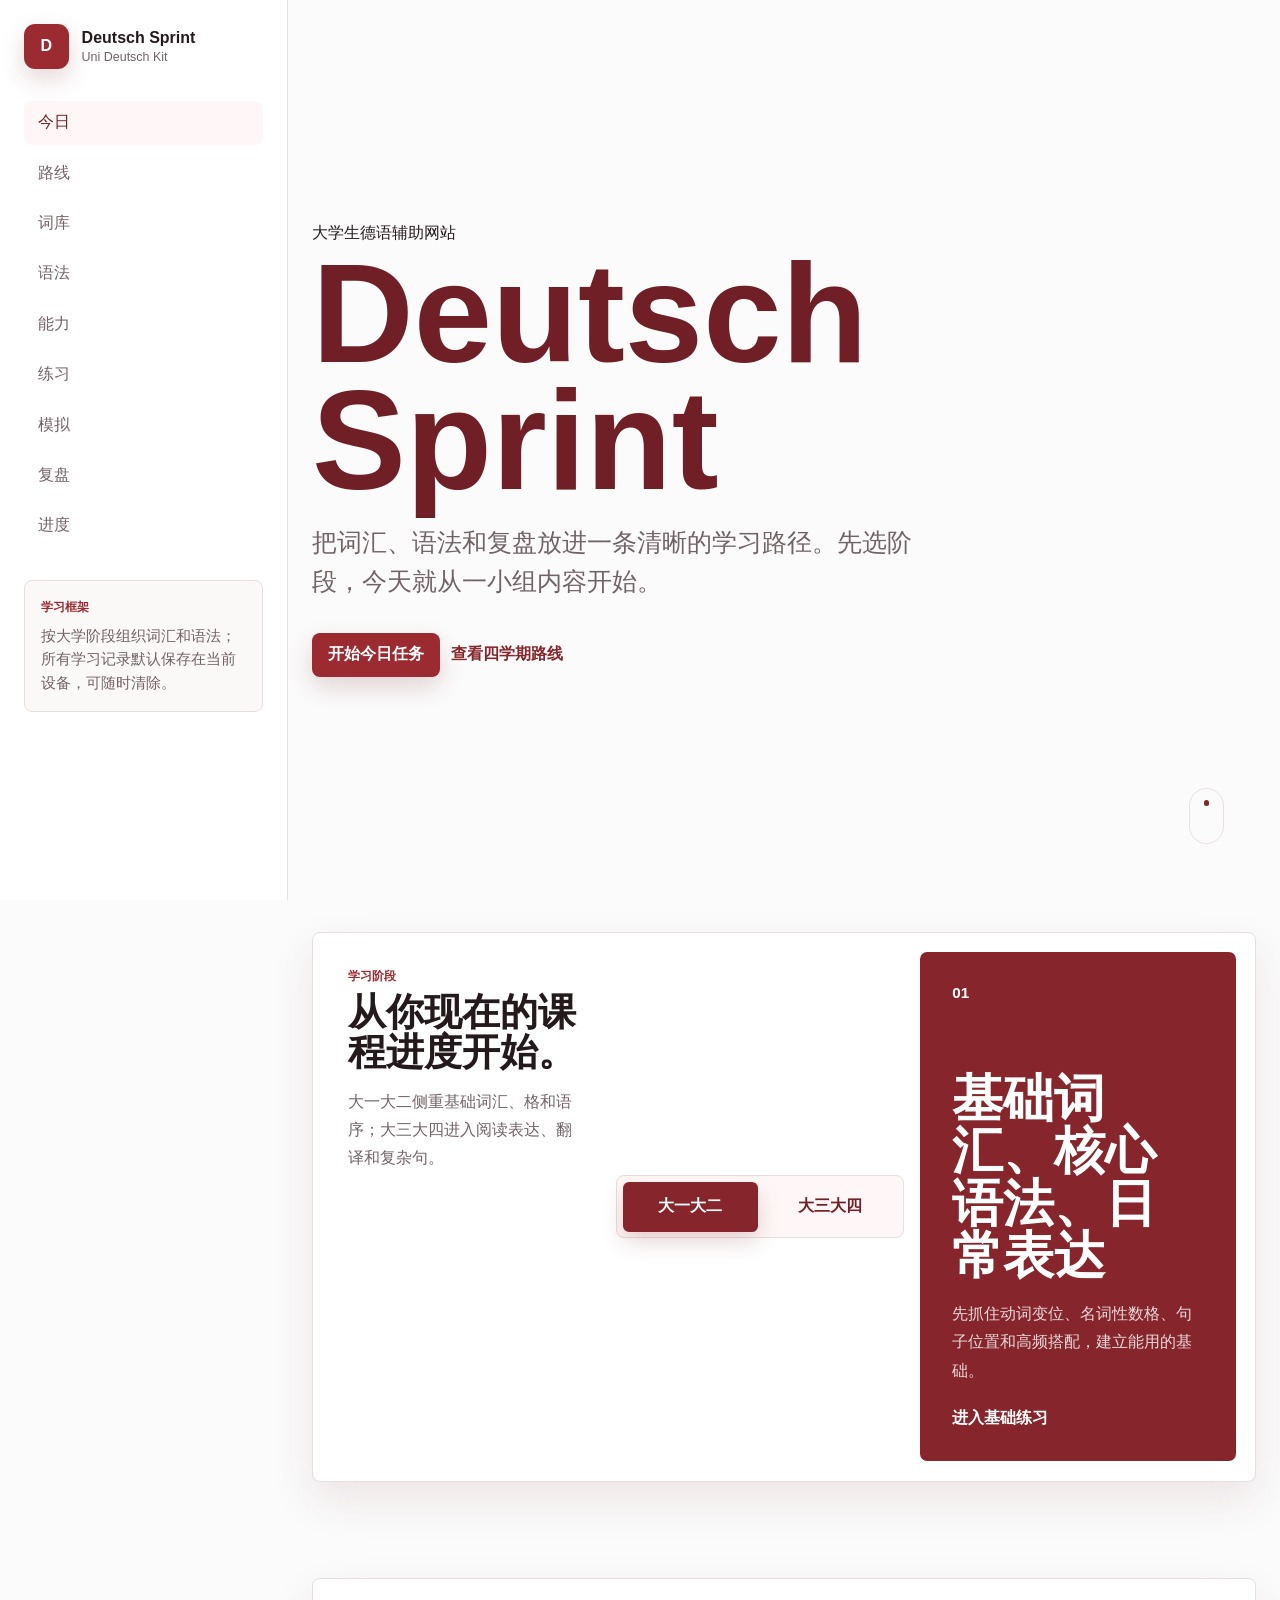
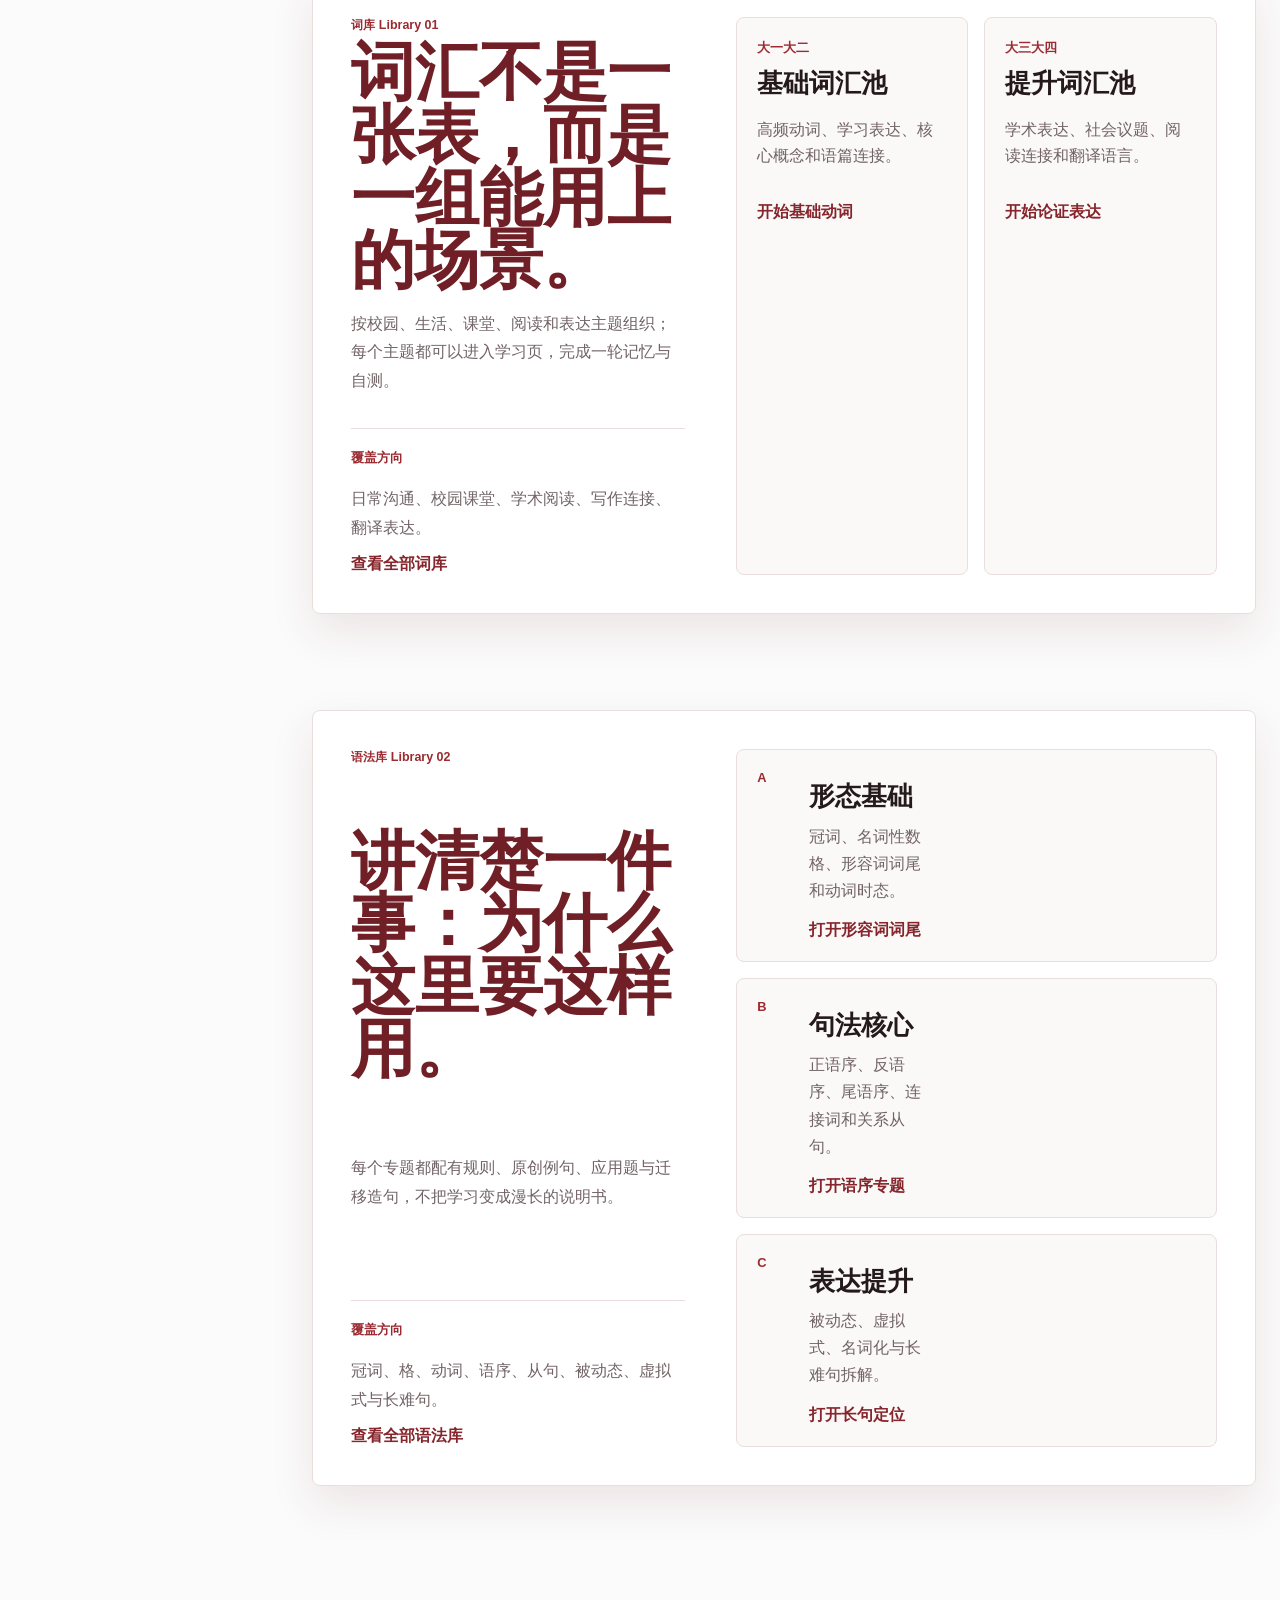
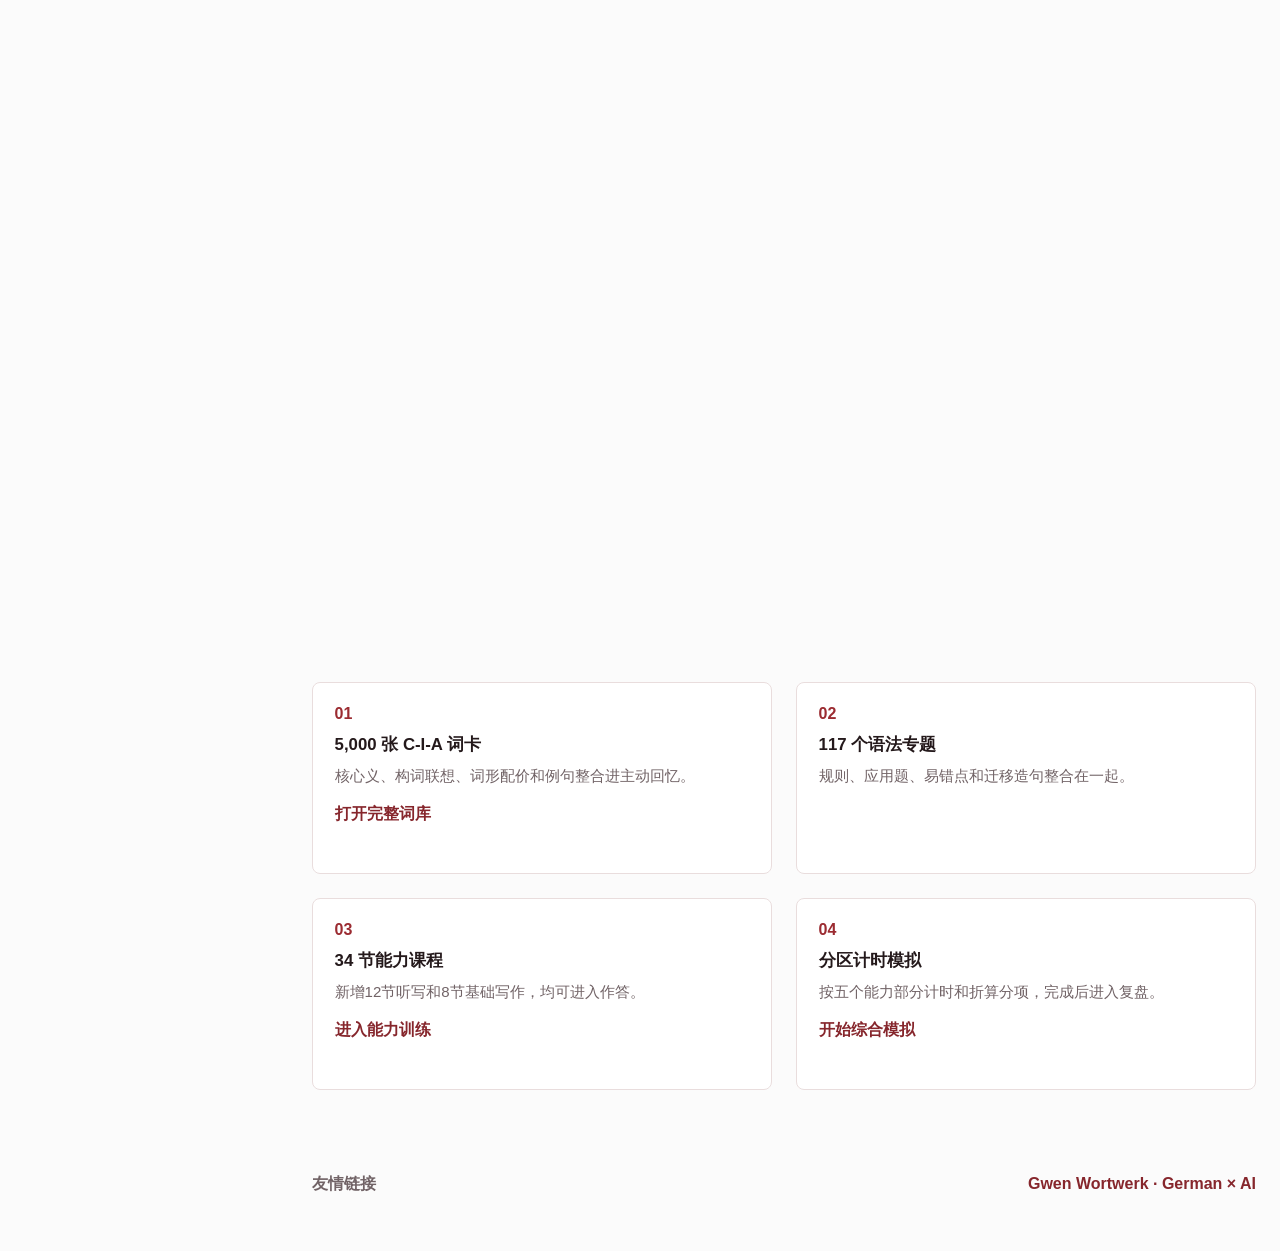
<file: index.html>
<!doctype html>
<html lang="zh-CN">
  <head>
    <meta charset="utf-8" />
    <meta name="viewport" content="width=device-width, initial-scale=1" />
    <title>Deutsch Sprint | 大学生德语辅助网站</title>
    <meta name="description" content="面向大学生的德语词汇、语法、复盘与学习进度工具。" />
    <link rel="stylesheet" href="styles.css" />
  </head>
  <body>
    <div class="app-shell">
      <aside class="sidebar" aria-label="主导航">
        <a class="brand" href="index.html"><span class="brand-mark">D</span><span><strong>Deutsch Sprint</strong><small>Uni Deutsch Kit</small></span></a>
        <nav class="nav-list">
          <a class="nav-link active" href="index.html">今日</a>
          <a class="nav-link" href="course.html">路线</a>
          <a class="nav-link" href="vocab.html">词库</a>
          <a class="nav-link" href="grammar.html">语法</a>
          <a class="nav-link" href="skills.html">能力</a>
          <a class="nav-link" href="practice.html">练习</a>
          <a class="nav-link" href="mock.html">模拟</a>
          <a class="nav-link" href="review.html">复盘</a>
          <a class="nav-link" href="progress.html">进度</a>
        </nav>
        <div class="sidebar-note"><span class="note-label">学习框架</span><p>按大学阶段组织词汇和语法；所有学习记录默认保存在当前设备，可随时清除。</p></div>
      </aside>

      <main class="main-content">
        <section class="intro-screen">
          <div class="intro-copy">
            <p class="eyebrow">大学生德语辅助网站</p>
            <h1>Deutsch<br />Sprint</h1>
            <p>把词汇、语法和复盘放进一条清晰的学习路径。先选阶段，今天就从一小组内容开始。</p>
            <div class="intro-actions"><a class="primary-button" href="study.html?kind=daily">开始今日任务</a><a class="text-link" href="course.html">查看四学期路线</a></div>
          </div>
          <div class="scroll-cue" aria-hidden="true"><span></span></div>
        </section>

        <section class="stage-picker reveal-section" id="stage">
          <div class="stage-picker-copy"><p class="section-kicker">学习阶段</p><h2>从你现在的课程进度开始。</h2><p>大一大二侧重基础词汇、格和语序；大三大四进入阅读表达、翻译和复杂句。</p></div>
          <div class="stage-switcher" role="tablist" aria-label="学习阶段选择"><button class="stage-tab active" type="button" data-stage="foundation">大一大二</button><button class="stage-tab" type="button" data-stage="advanced">大三大四</button></div>
          <div class="stage-focus"><div class="stage-detail active" data-stage-panel="foundation"><span class="stage-number">01</span><h3>基础词汇、核心语法、日常表达</h3><p>先抓住动词变位、名词性数格、句子位置和高频搭配，建立能用的基础。</p><a class="inverted-link" href="practice.html?stage=foundation">进入基础练习</a></div><div class="stage-detail" data-stage-panel="advanced"><span class="stage-number">02</span><h3>阅读表达、复杂句法、写作提升</h3><p>围绕抽象词、连接表达、长难句和翻译重组，练习更完整的输出能力。</p><a class="inverted-link" href="practice.html?stage=advanced">进入高阶练习</a></div></div>
        </section>

        <section class="library-block reveal-section">
          <div class="library-copy"><p class="section-kicker">词库 Library 01</p><h2>词汇不是一张表，而是一组能用上的场景。</h2><p>按校园、生活、课堂、阅读和表达主题组织；每个主题都可以进入学习页，完成一轮记忆与自测。</p><div class="source-note"><span>覆盖方向</span><p>日常沟通、校园课堂、学术阅读、写作连接、翻译表达。</p><a href="vocab.html">查看全部词库</a></div></div>
          <div class="library-columns"><article><span>大一大二</span><h3>基础词汇池</h3><p>高频动词、学习表达、核心概念和语篇连接。</p><a class="card-link" href="study.html?kind=vocab&amp;slug=verb-basics">开始基础动词</a></article><article><span>大三大四</span><h3>提升词汇池</h3><p>学术表达、社会议题、阅读连接和翻译语言。</p><a class="card-link" href="study.html?kind=vocab&amp;slug=argumentation">开始论证表达</a></article></div>
        </section>

        <section class="library-block reveal-section">
          <div class="library-copy"><p class="section-kicker">语法库 Library 02</p><h2>讲清楚一件事：为什么这里要这样用。</h2><p>每个专题都配有规则、原创例句、应用题与迁移造句，不把学习变成漫长的说明书。</p><div class="source-note"><span>覆盖方向</span><p>冠词、格、动词、语序、从句、被动态、虚拟式与长难句。</p><a href="grammar.html">查看全部语法库</a></div></div>
          <div class="grammar-map"><article><span>A</span><div><h3>形态基础</h3><p>冠词、名词性数格、形容词词尾和动词时态。</p><a class="card-link" href="study.html?kind=grammar&amp;slug=grammar-019">打开形容词词尾</a></div></article><article><span>B</span><div><h3>句法核心</h3><p>正语序、反语序、尾语序、连接词和关系从句。</p><a class="card-link" href="study.html?kind=grammar&amp;slug=grammar-043">打开语序专题</a></div></article><article><span>C</span><div><h3>表达提升</h3><p>被动态、虚拟式、名词化与长难句拆解。</p><a class="card-link" href="study.html?kind=grammar&amp;slug=advanced-word-order-fields">打开长句定位</a></div></article></div>
        </section>

        <section class="daily-stack reveal-section" aria-label="学习入口">
          <article class="module-card action-card"><p class="section-kicker">今日学习</p><h2>新词与到期复习，约 25 分钟</h2><p>每天安排最多8个到期词、12个新词和一组语法迁移。</p><a class="primary-button" href="study.html?kind=daily">进入任务</a></article>
          <article class="module-card action-card"><p class="section-kicker">错题复盘</p><h2>把不熟的内容留到下一次。</h2><p>每一次“不熟”都会记录到本机复盘队列里。</p><a class="ghost-button" href="review.html">打开复盘</a></article>
          <article class="module-card action-card"><p class="section-kicker">学习进度</p><h2>看见你已经走了多远。</h2><p>不预设虚假的成绩，只统计你在本站完成的学习。</p><a class="ghost-button" href="progress.html">查看进度</a></article>
        </section>

        <section class="module-strip reveal-section"><article><span>01</span><h3>5,000 张 C-I-A 词卡</h3><p>核心义、构词联想、词形配价和例句整合进主动回忆。</p><a class="card-link" href="lexicon.html">打开完整词库</a></article><article><span>02</span><h3>117 个语法专题</h3><p>规则、应用题、易错点和迁移造句整合在一起。</p></article><article><span>03</span><h3>34 节能力课程</h3><p>新增12节听写和8节基础写作，均可进入作答。</p><a class="card-link" href="skills.html">进入能力训练</a></article><article><span>04</span><h3>分区计时模拟</h3><p>按五个能力部分计时和折算分项，完成后进入复盘。</p><a class="card-link" href="mock.html">开始综合模拟</a></article></section>
        <footer class="site-footer"><span>友情链接</span><a href="https://mangoandwood.github.io/gwen-wortwerk/" target="_blank" rel="noreferrer">Gwen Wortwerk · German × AI</a></footer>
      </main>
    </div>
    <script src="learner.js"></script>
    <script src="script.js"></script>
  </body>
</html>
</file>
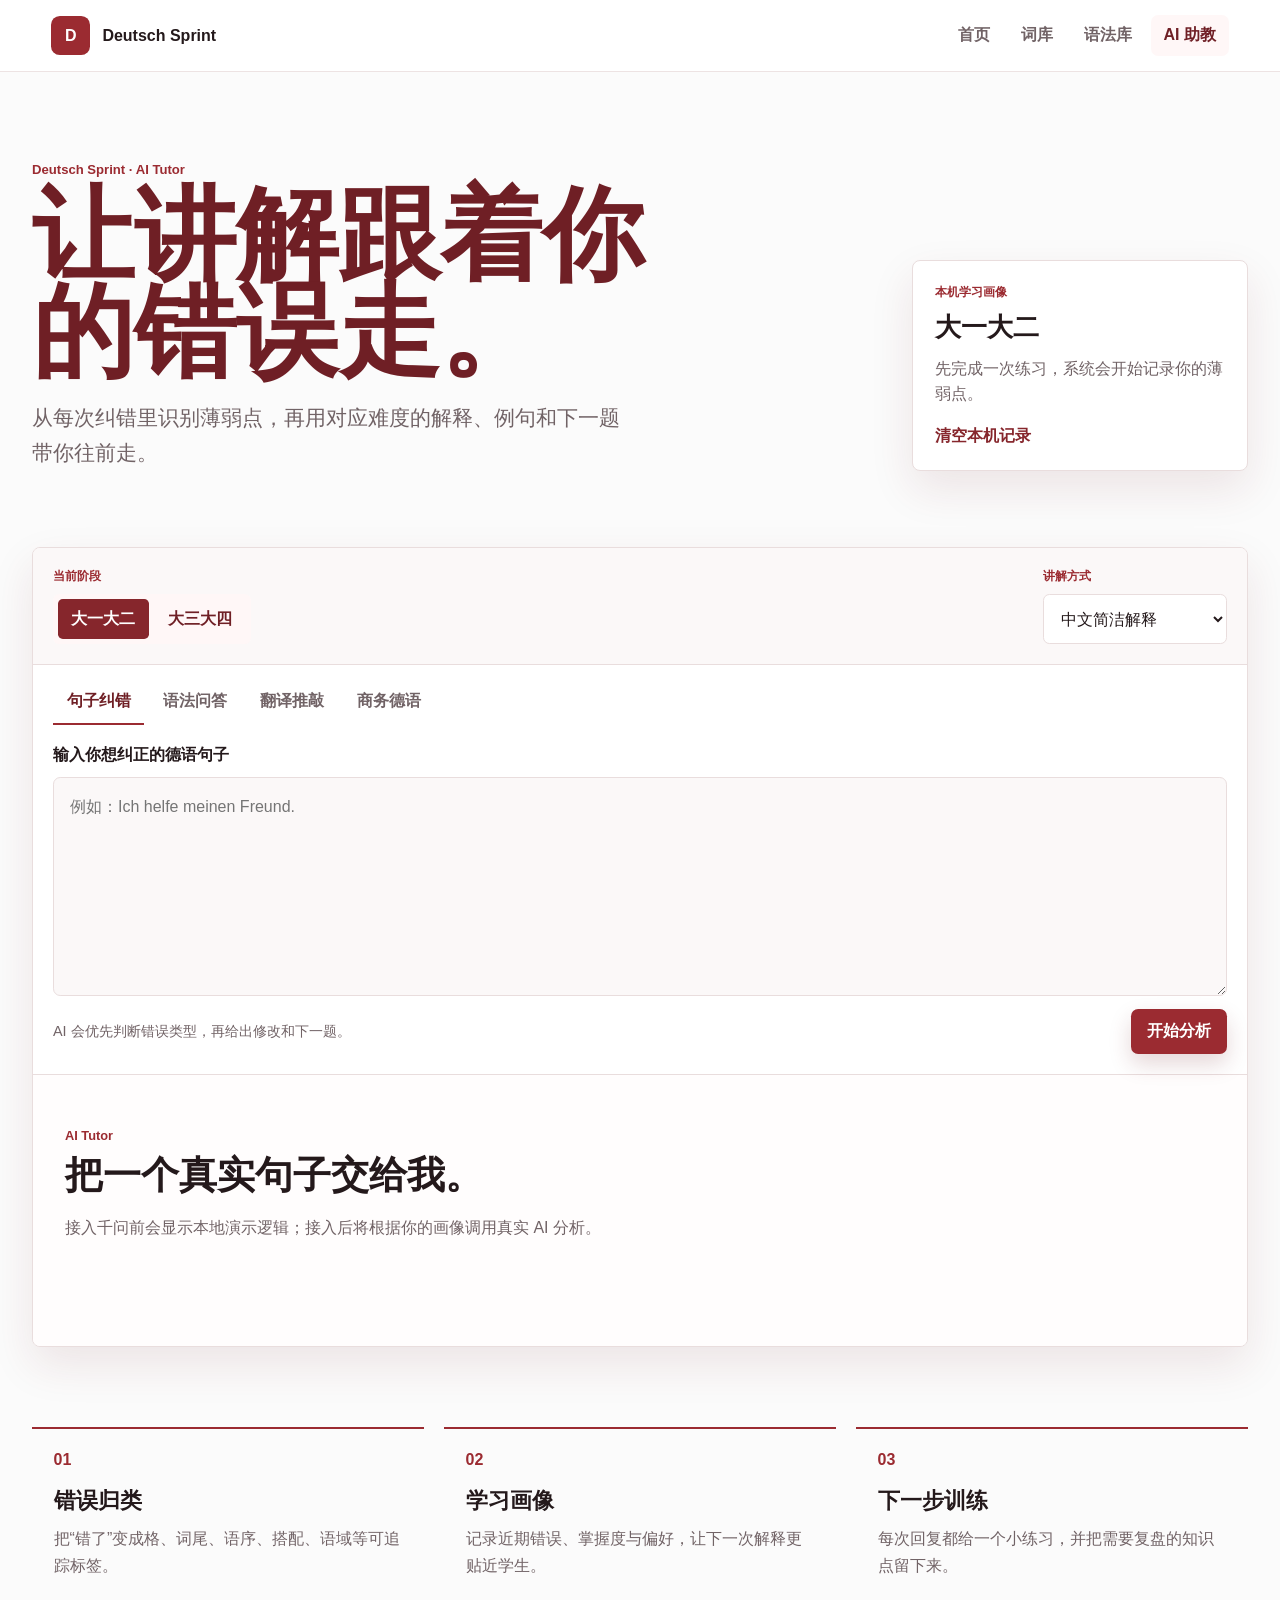
<file: ai.html>
<!doctype html>
<html lang="zh-CN">
  <head>
    <meta charset="utf-8" />
    <meta name="viewport" content="width=device-width, initial-scale=1" />
    <title>AI 德语助教 | Deutsch Sprint</title>
    <meta name="description" content="Deutsch Sprint 的个性化德语 AI 助教。" />
    <link rel="stylesheet" href="ai.css" />
  </head>
  <body>
    <header class="ai-nav">
      <a class="ai-brand" href="index.html"><span>D</span>Deutsch Sprint</a>
      <nav aria-label="资料库导航">
        <a href="index.html">首页</a>
        <a href="vocab.html">词库</a>
        <a href="grammar.html">语法库</a>
        <a class="active" href="ai.html">AI 助教</a>
      </nav>
    </header>

    <main class="ai-main">
      <section class="ai-hero">
        <div>
          <p class="eyebrow">Deutsch Sprint · AI Tutor</p>
          <h1>让讲解跟着你<br />的错误走。</h1>
          <p>从每次纠错里识别薄弱点，再用对应难度的解释、例句和下一题带你往前走。</p>
        </div>
        <aside class="profile-summary" aria-live="polite">
          <span>本机学习画像</span>
          <strong id="profile-stage">大一大二</strong>
          <p id="profile-summary-text">先完成一次练习，系统会开始记录你的薄弱点。</p>
          <button class="text-button" id="reset-profile" type="button">清空本机记录</button>
        </aside>
      </section>

      <section class="tutor-shell" aria-label="AI 德语助教">
        <div class="tutor-controls">
          <div class="control-group">
            <span class="control-label">当前阶段</span>
            <div class="segmented" role="tablist" aria-label="学习阶段">
              <button class="stage-button active" type="button" data-stage="foundation" aria-selected="true">大一大二</button>
              <button class="stage-button" type="button" data-stage="advanced" aria-selected="false">大三大四</button>
            </div>
          </div>
          <div class="control-group">
            <span class="control-label">讲解方式</span>
            <select id="explanation-style">
              <option value="concise">中文简洁解释</option>
              <option value="contrast">中德对比例句</option>
              <option value="german">以德语讲解为主</option>
            </select>
          </div>
        </div>

        <div class="mode-tabs" role="tablist" aria-label="AI 模式">
          <button class="mode-tab active" type="button" data-mode="correction" aria-selected="true">句子纠错</button>
          <button class="mode-tab" type="button" data-mode="grammar" aria-selected="false">语法问答</button>
          <button class="mode-tab" type="button" data-mode="translation" aria-selected="false">翻译推敲</button>
          <button class="mode-tab" type="button" data-mode="business" aria-selected="false">商务德语</button>
        </div>

        <form id="tutor-form" class="tutor-form">
          <label class="input-label" for="tutor-input" id="input-label">输入你想纠正的德语句子</label>
          <textarea id="tutor-input" rows="7" maxlength="1600" placeholder="例如：Ich helfe meinen Freund."></textarea>
          <div class="form-footer">
            <span id="input-hint">AI 会优先判断错误类型，再给出修改和下一题。</span>
            <button class="submit-button" type="submit">开始分析</button>
          </div>
        </form>

        <section id="answer-panel" class="answer-panel" aria-live="polite">
          <div class="answer-placeholder">
            <span>AI Tutor</span>
            <h2>把一个真实句子交给我。</h2>
            <p>接入千问前会显示本地演示逻辑；接入后将根据你的画像调用真实 AI 分析。</p>
          </div>
        </section>
      </section>

      <section class="signal-grid" aria-label="个性化学习逻辑">
        <article><span>01</span><h2>错误归类</h2><p>把“错了”变成格、词尾、语序、搭配、语域等可追踪标签。</p></article>
        <article><span>02</span><h2>学习画像</h2><p>记录近期错误、掌握度与偏好，让下一次解释更贴近学生。</p></article>
        <article><span>03</span><h2>下一步训练</h2><p>每次回复都给一个小练习，并把需要复盘的知识点留下来。</p></article>
      </section>
    </main>

    <script src="ai-config.js"></script>
    <script src="ai.js"></script>
  </body>
</html>
</file>
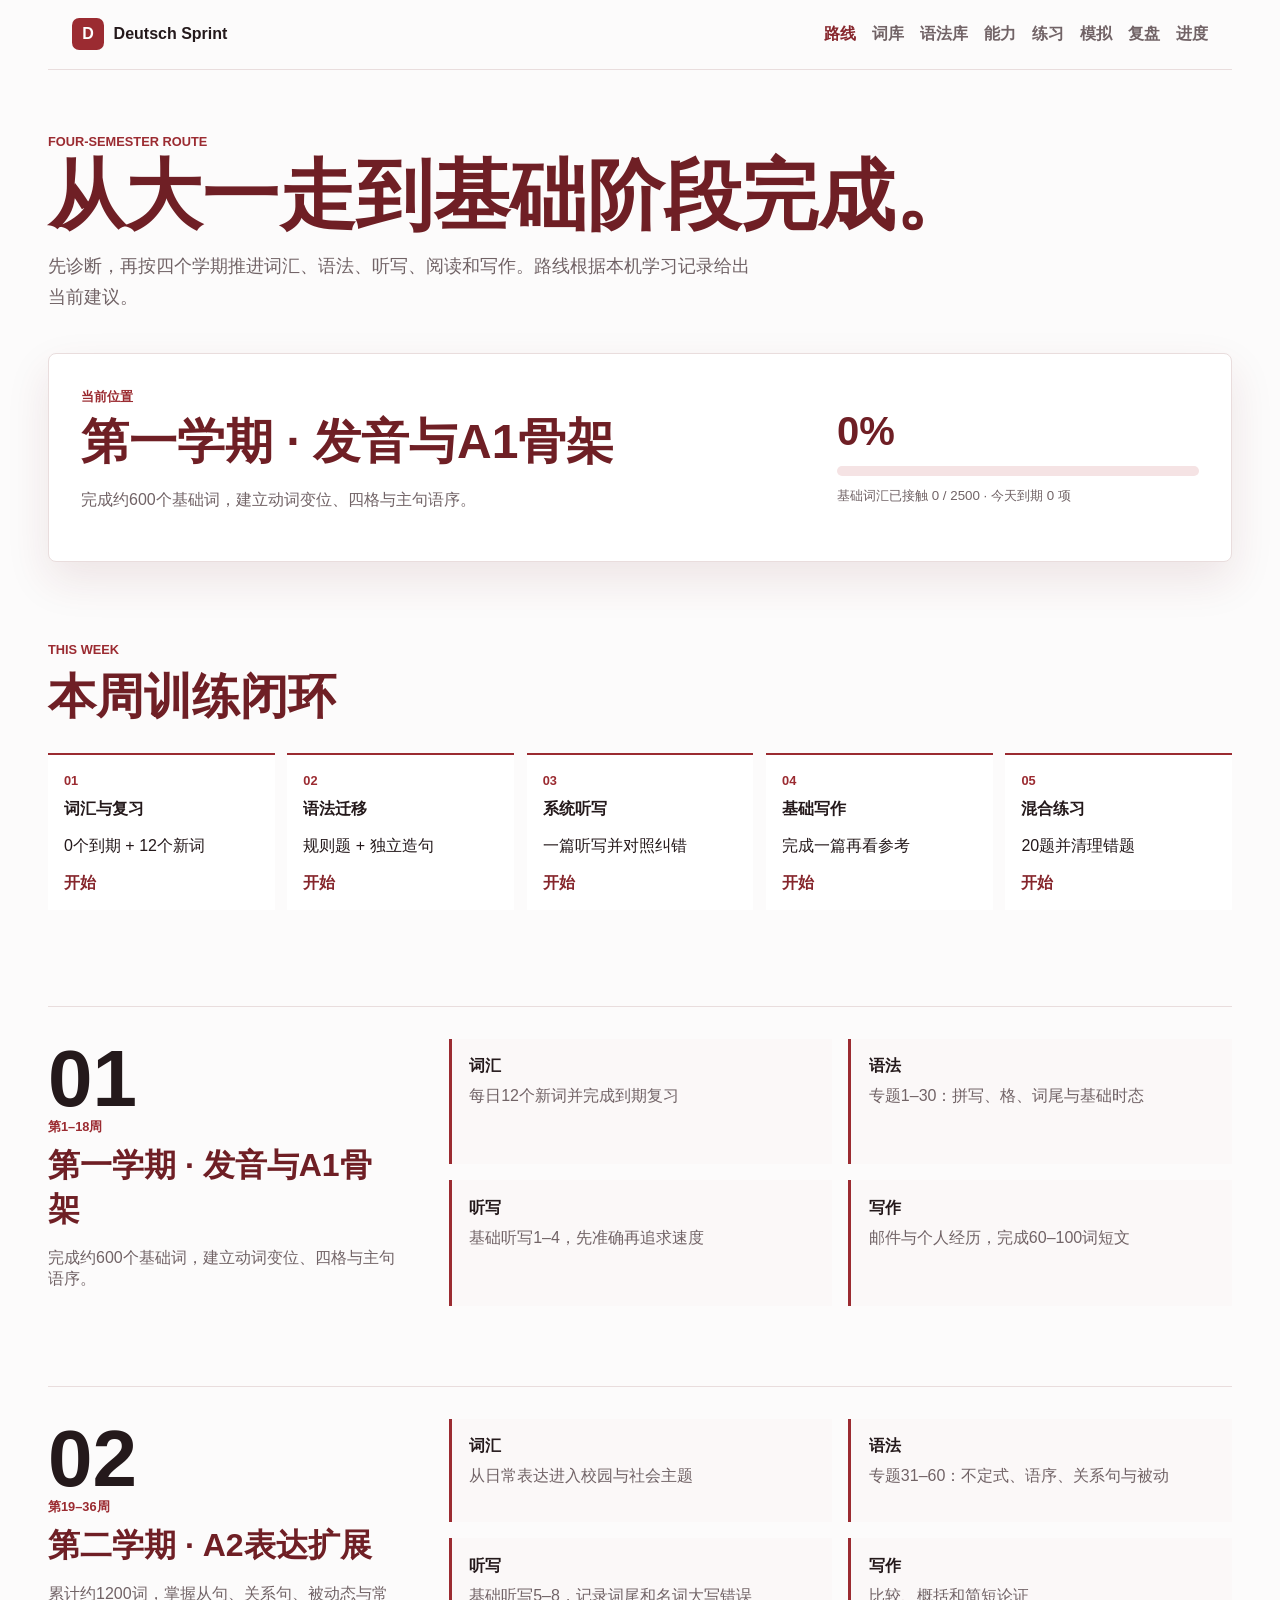
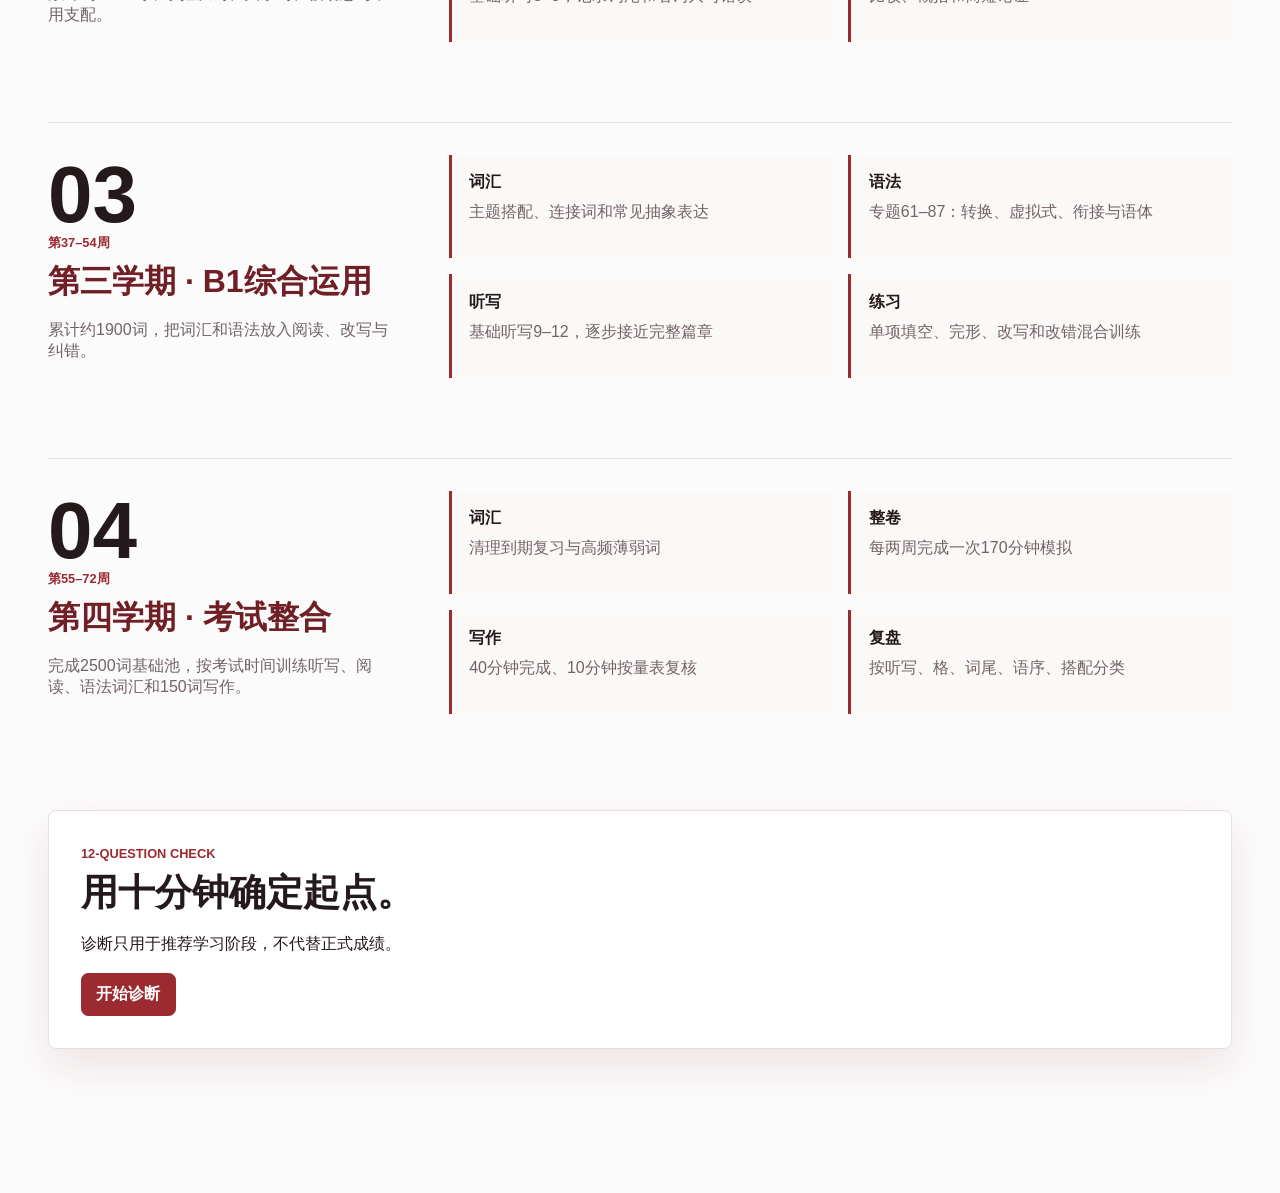
<file: course.html>
<!doctype html>
<html lang="zh-CN">
<head>
  <meta charset="utf-8" />
  <meta name="viewport" content="width=device-width, initial-scale=1" />
  <title>学习路线 | Deutsch Sprint</title>
  <link rel="stylesheet" href="learner.css" />
  <link rel="stylesheet" href="course.css" />
</head>
<body>
  <header class="topbar"><a class="brand" href="index.html"><span class="brand-mark">D</span>Deutsch Sprint</a><nav class="topnav"><a class="active" href="course.html">路线</a><a href="vocab.html">词库</a><a href="grammar.html">语法库</a><a href="skills.html">能力</a><a href="practice.html">练习</a><a href="mock.html">模拟</a><a href="review.html">复盘</a><a href="progress.html">进度</a></nav></header>
  <main class="page">
    <p class="eyebrow">FOUR-SEMESTER ROUTE</p><h1>从大一走到基础阶段完成。</h1><p class="lead">先诊断，再按四个学期推进词汇、语法、听写、阅读和写作。路线根据本机学习记录给出当前建议。</p>
    <section class="route-status panel"><div><p class="eyebrow">当前位置</p><h2 id="route-title">正在读取学习记录</h2><p id="route-copy" class="muted"></p></div><div class="route-meter"><strong id="route-percent">0%</strong><div class="bar"><span id="route-bar"></span></div><small id="route-detail"></small></div></section>
    <section class="weekly-plan"><div><p class="eyebrow">THIS WEEK</p><h2>本周训练闭环</h2></div><div class="weekly-grid" id="weekly-grid"></div></section>
    <section class="semester-grid" id="semester-grid"></section>
    <section class="panel diagnostic" id="diagnostic"><div class="diagnostic-intro"><p class="eyebrow">12-QUESTION CHECK</p><h2>用十分钟确定起点。</h2><p>诊断只用于推荐学习阶段，不代替正式成绩。</p><button class="primary" id="start-diagnostic" type="button">开始诊断</button></div><div id="diagnostic-body" hidden></div></section>
  </main>
  <script src="learner.js"></script><script src="course.js"></script>
</body>
</html>
</file>
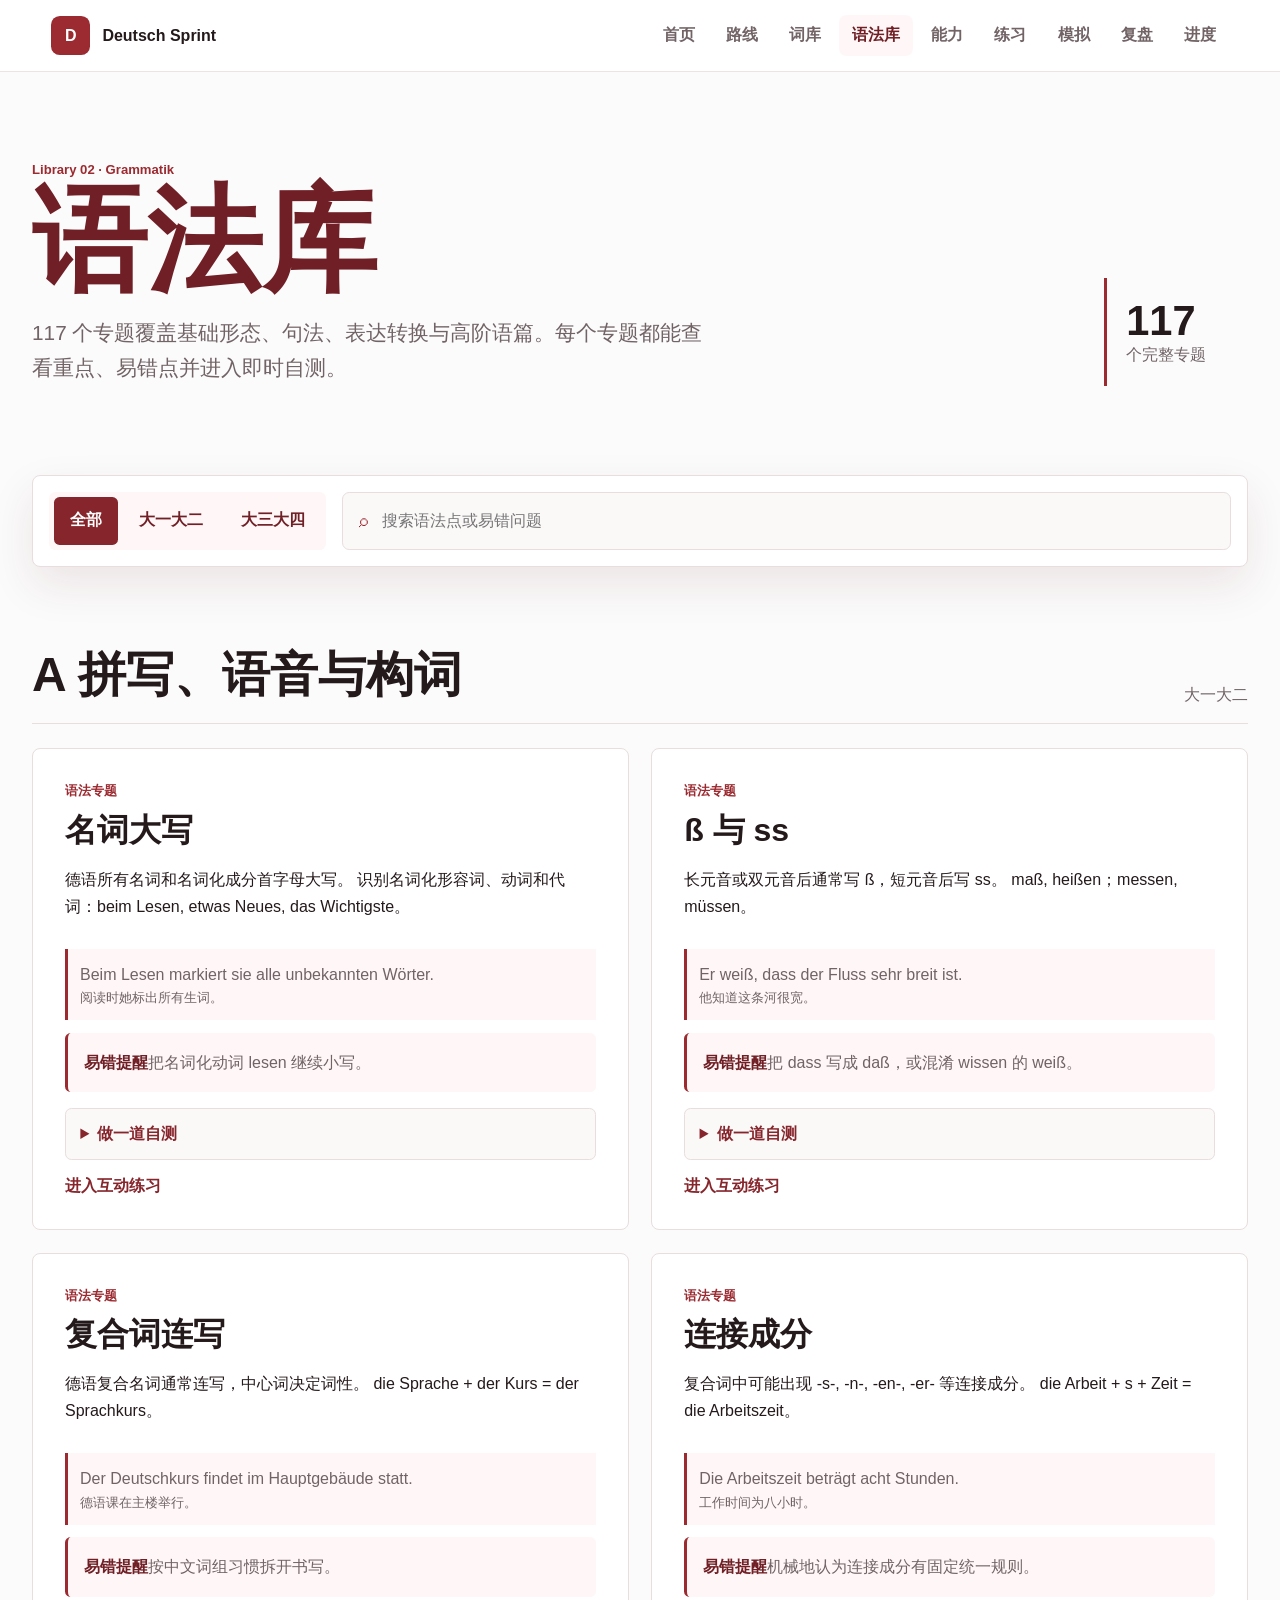
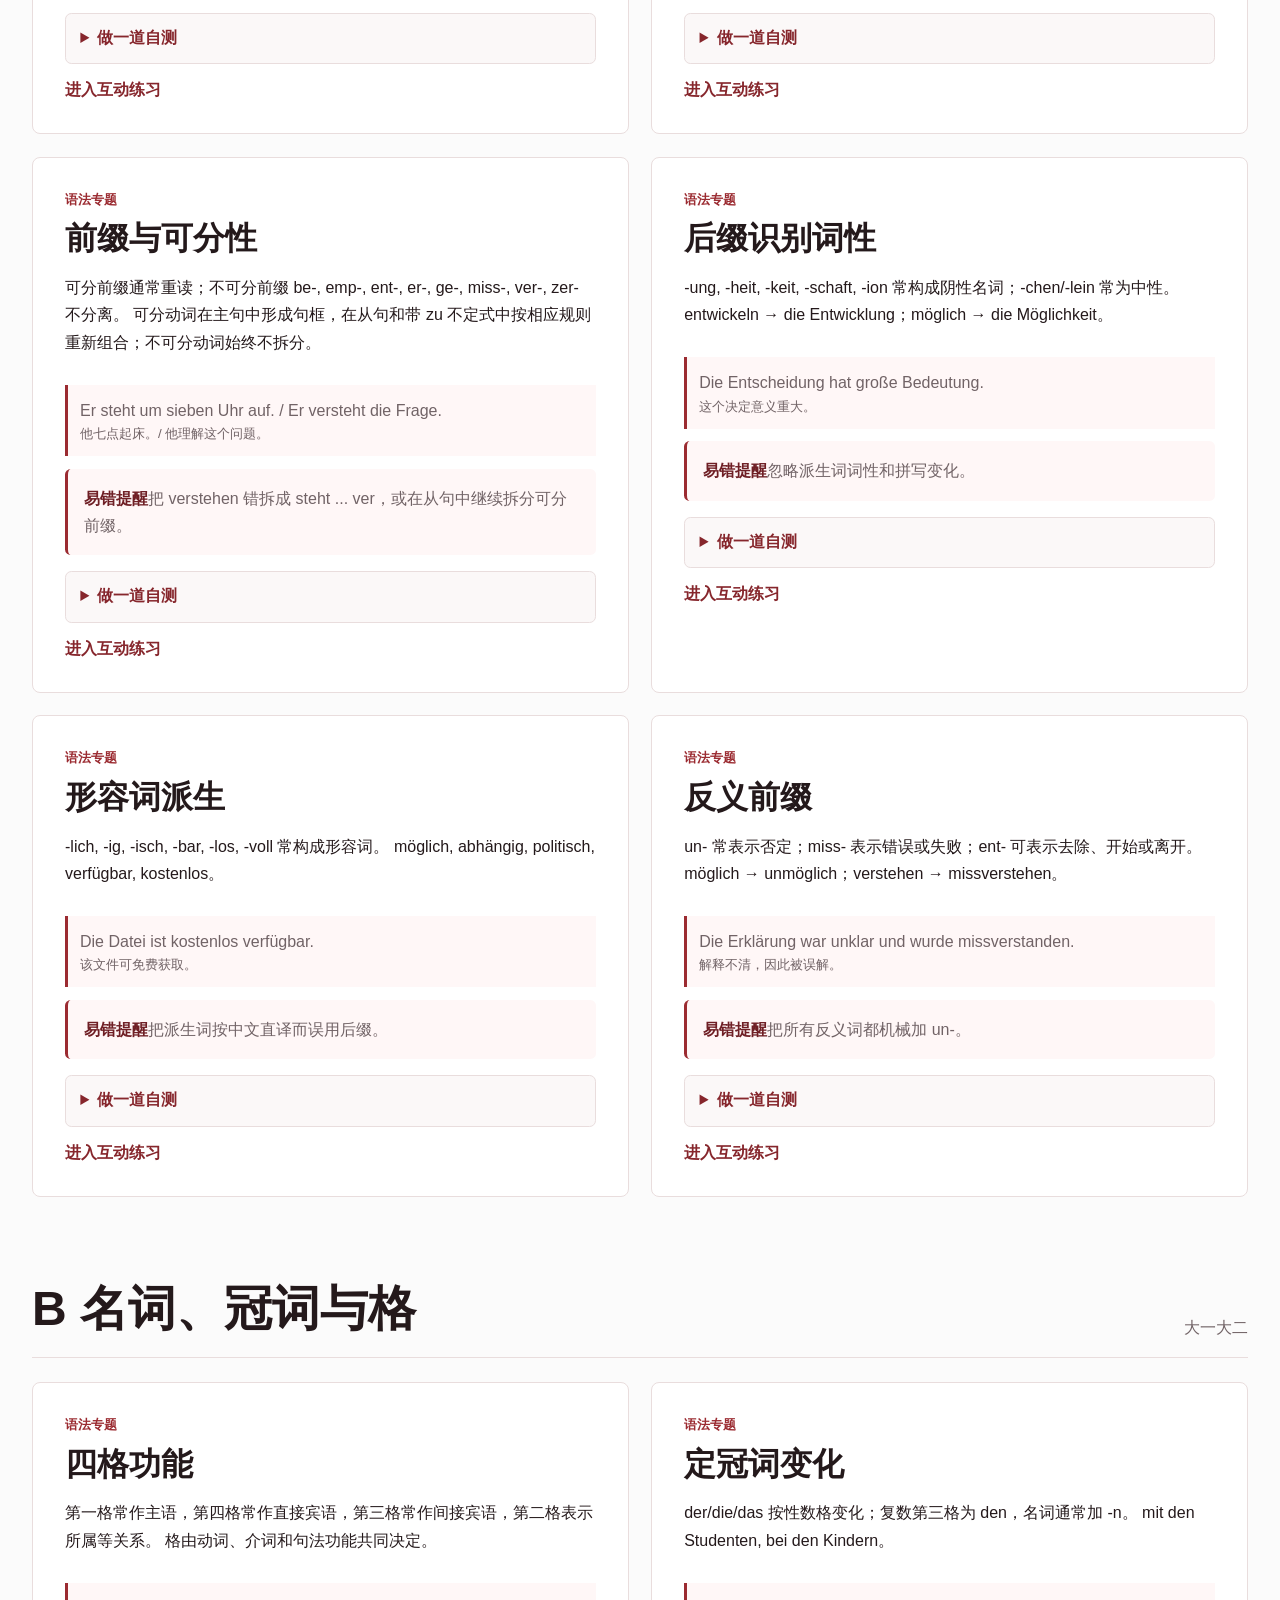
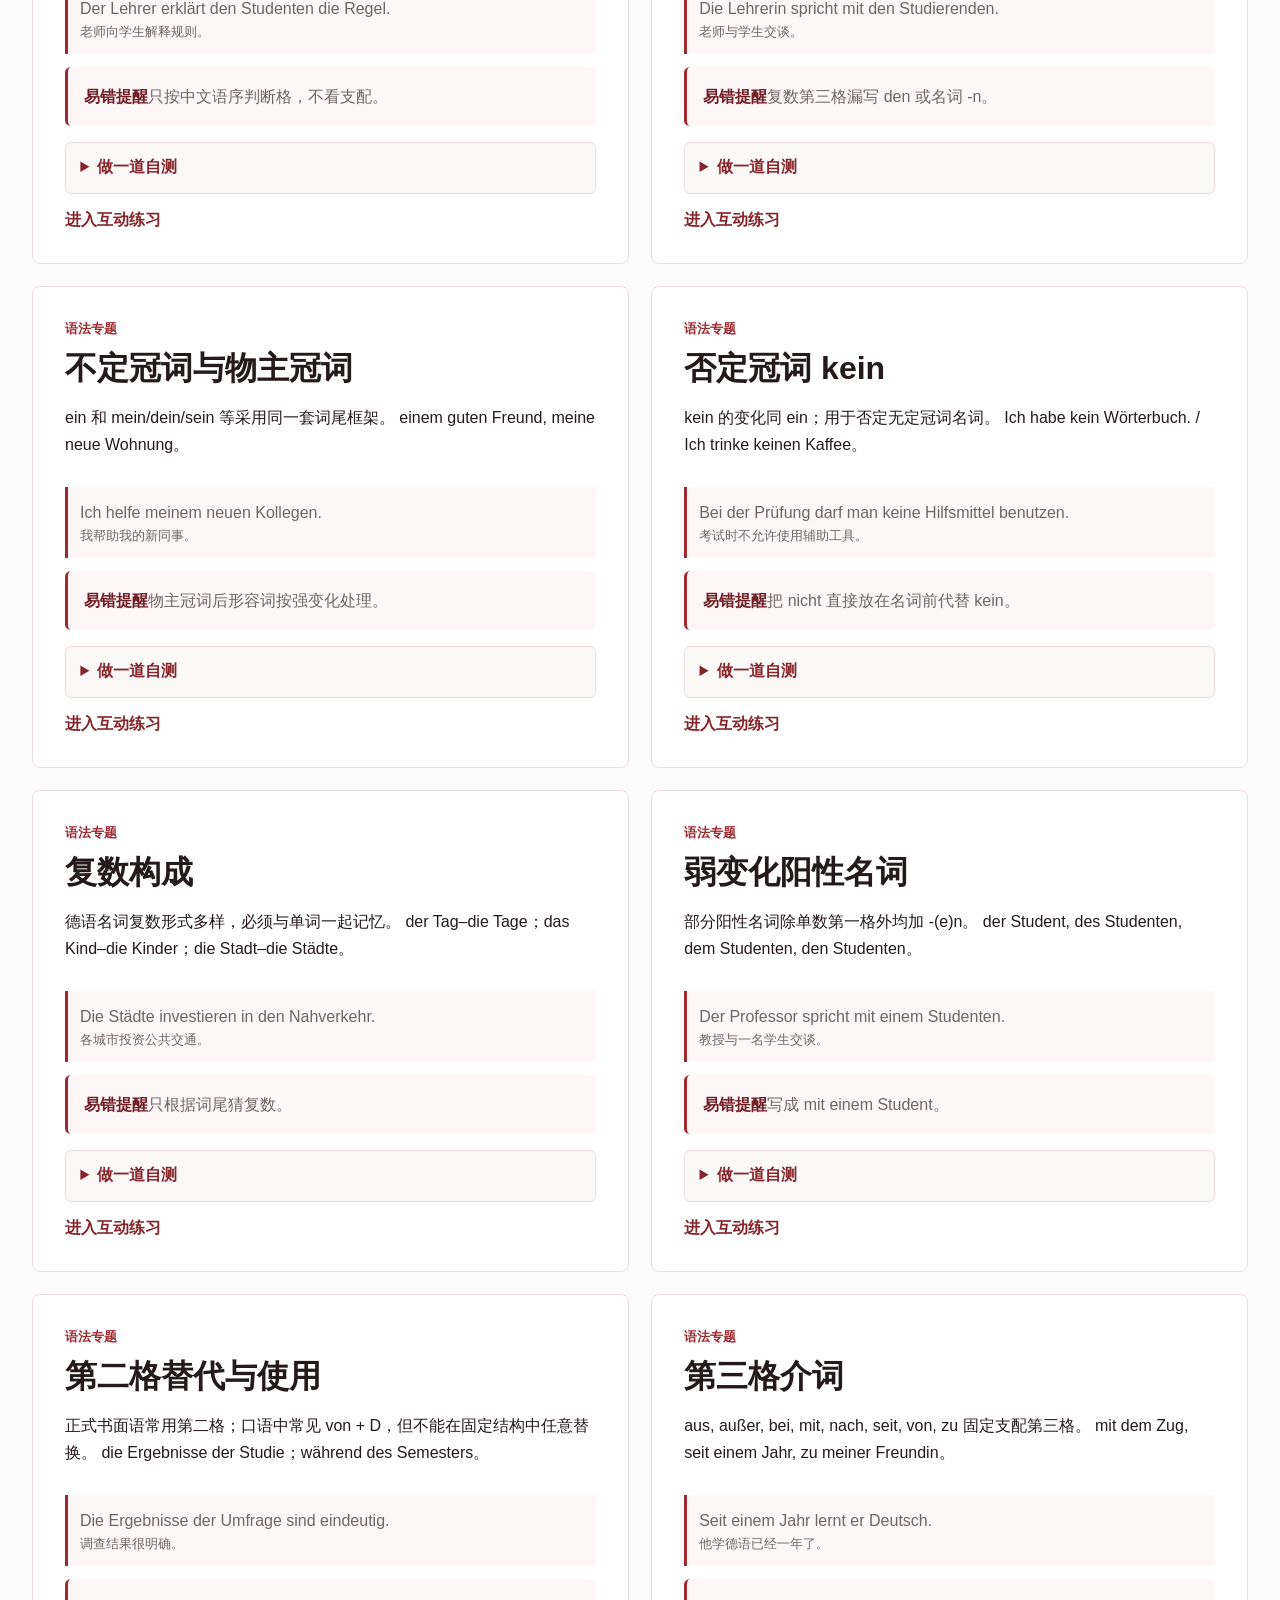
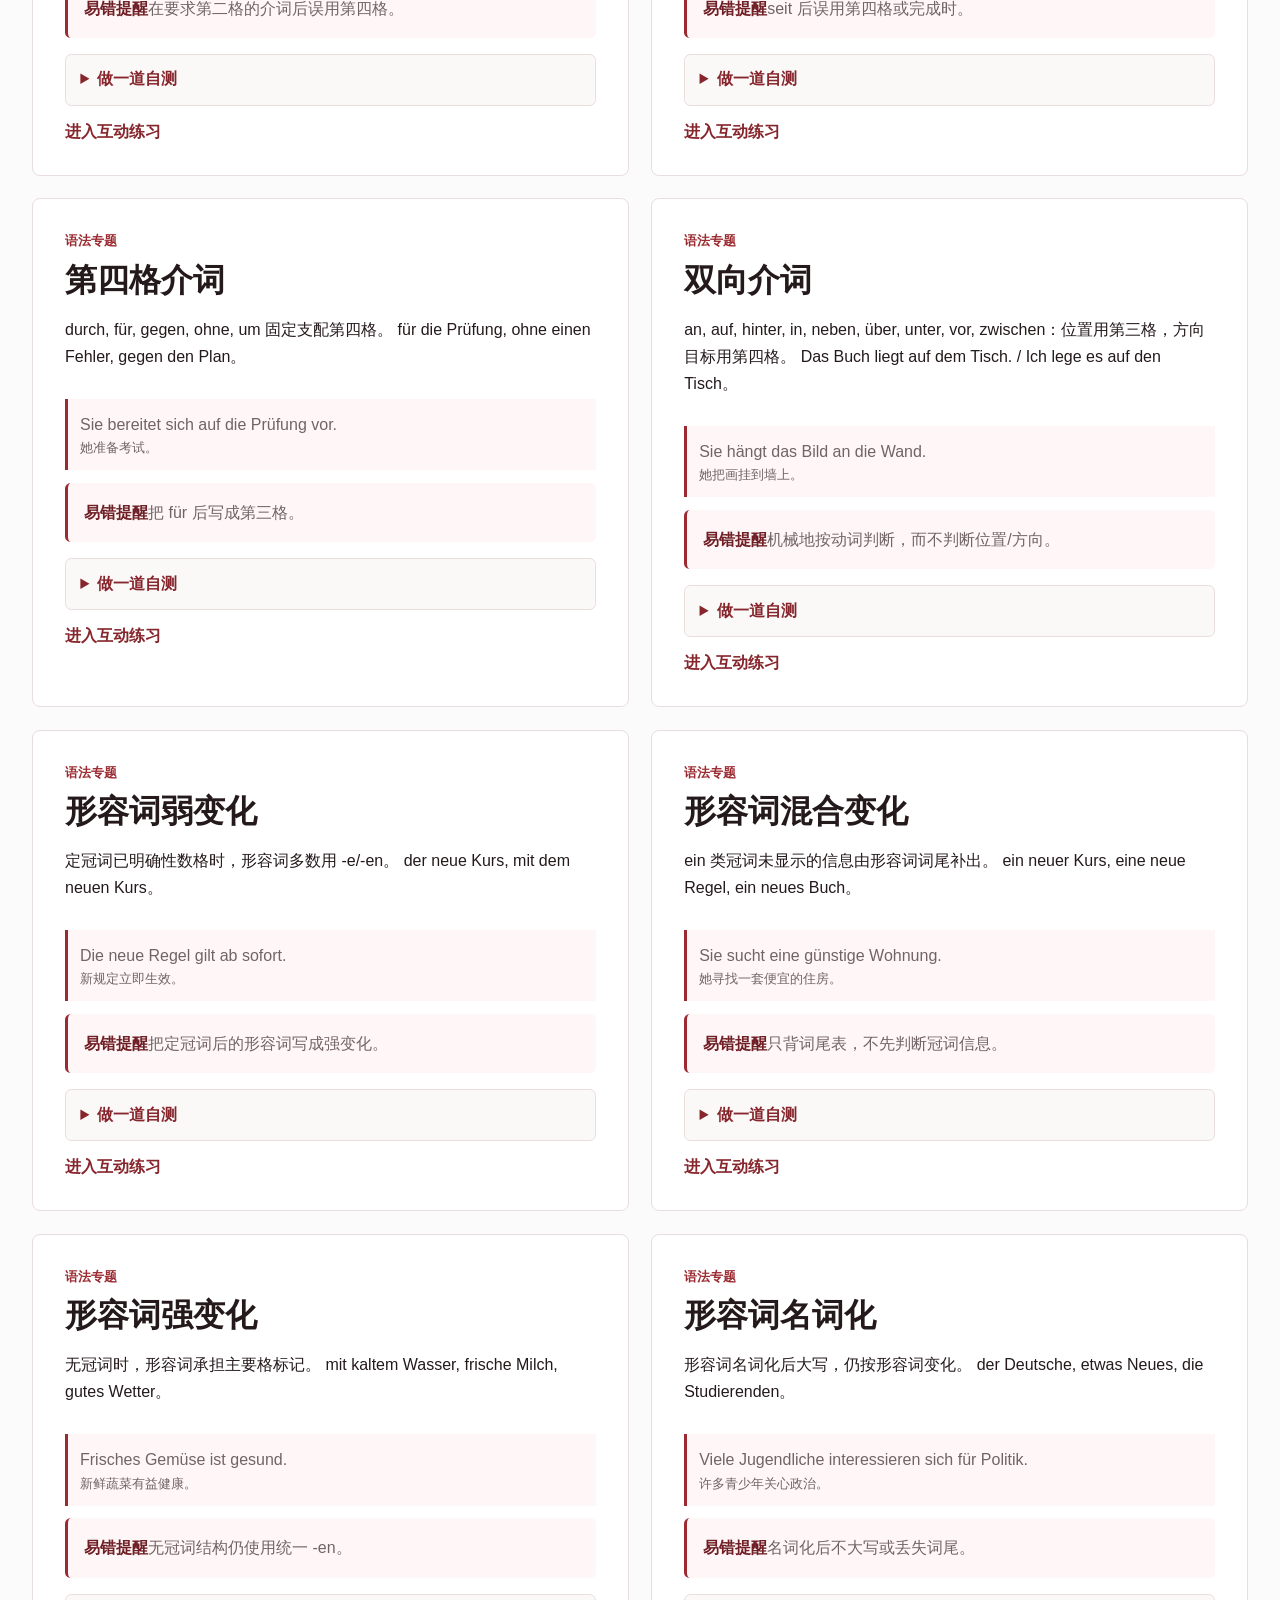
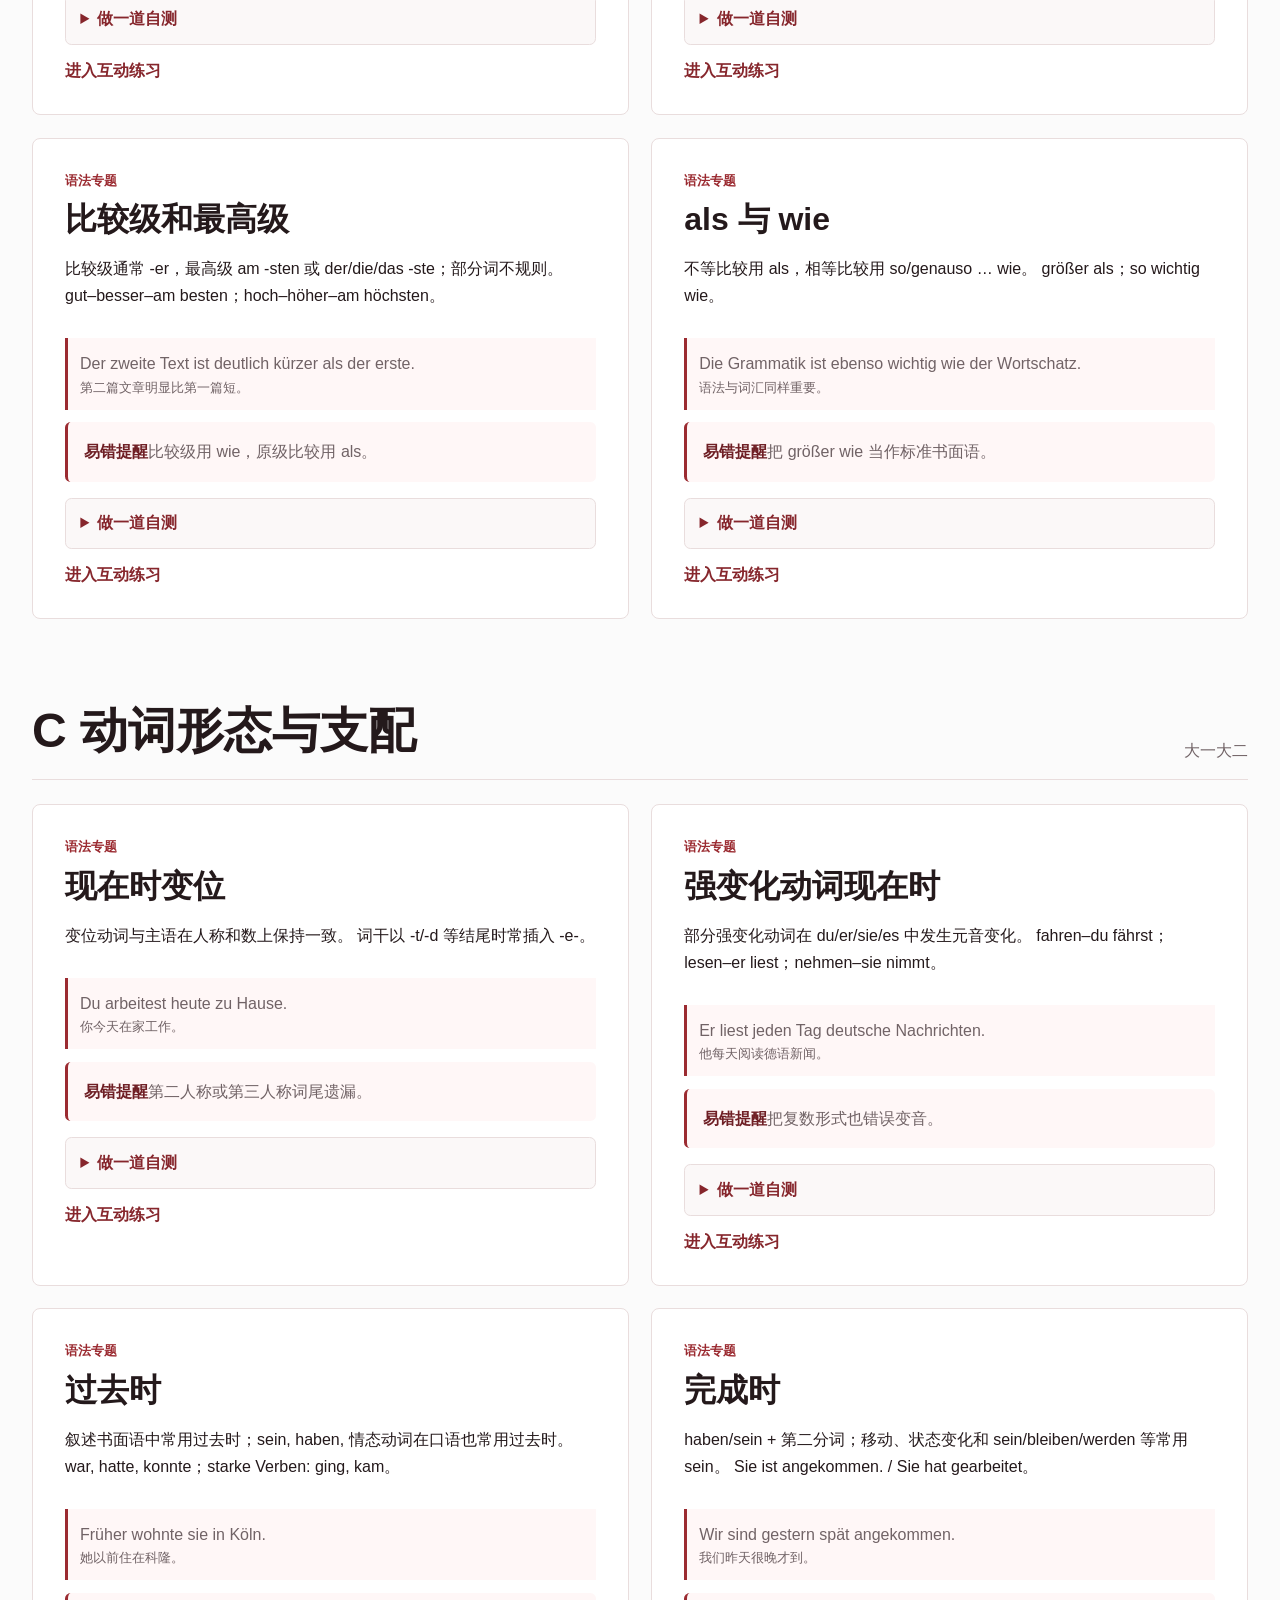
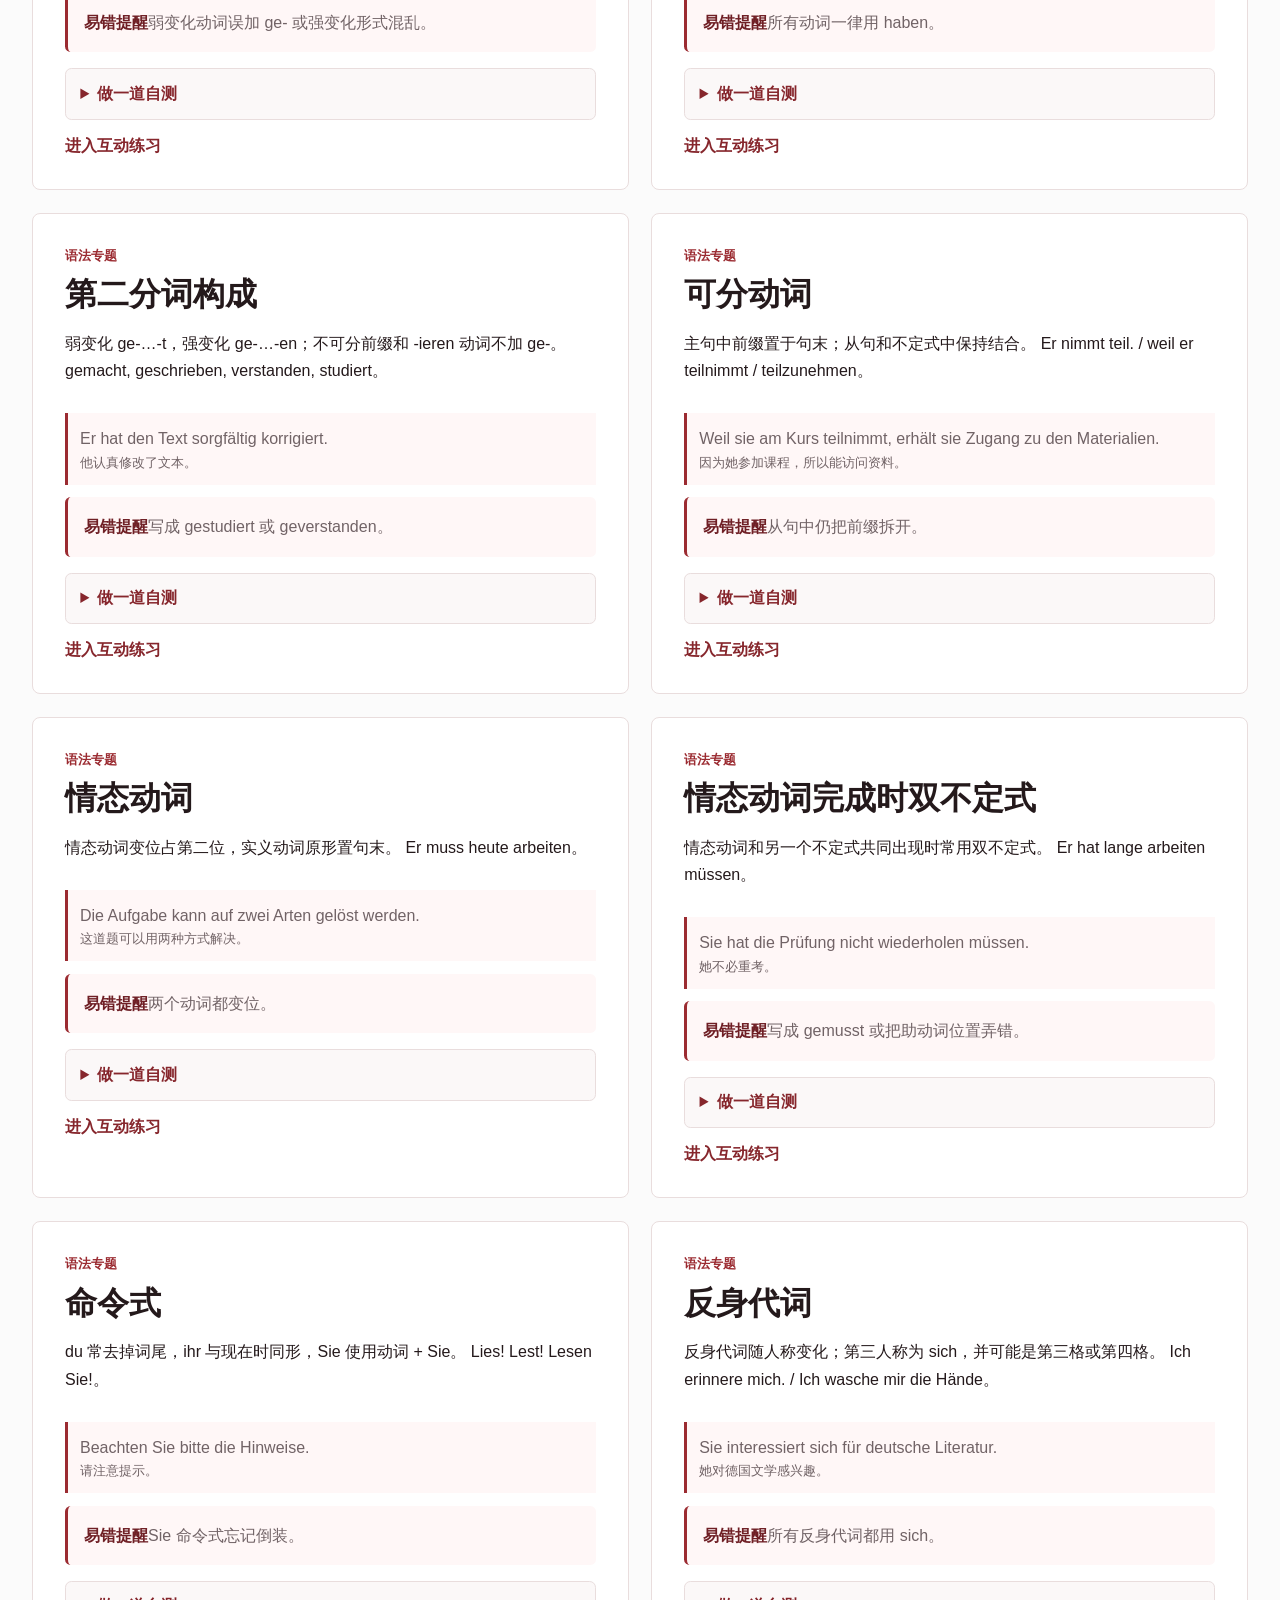
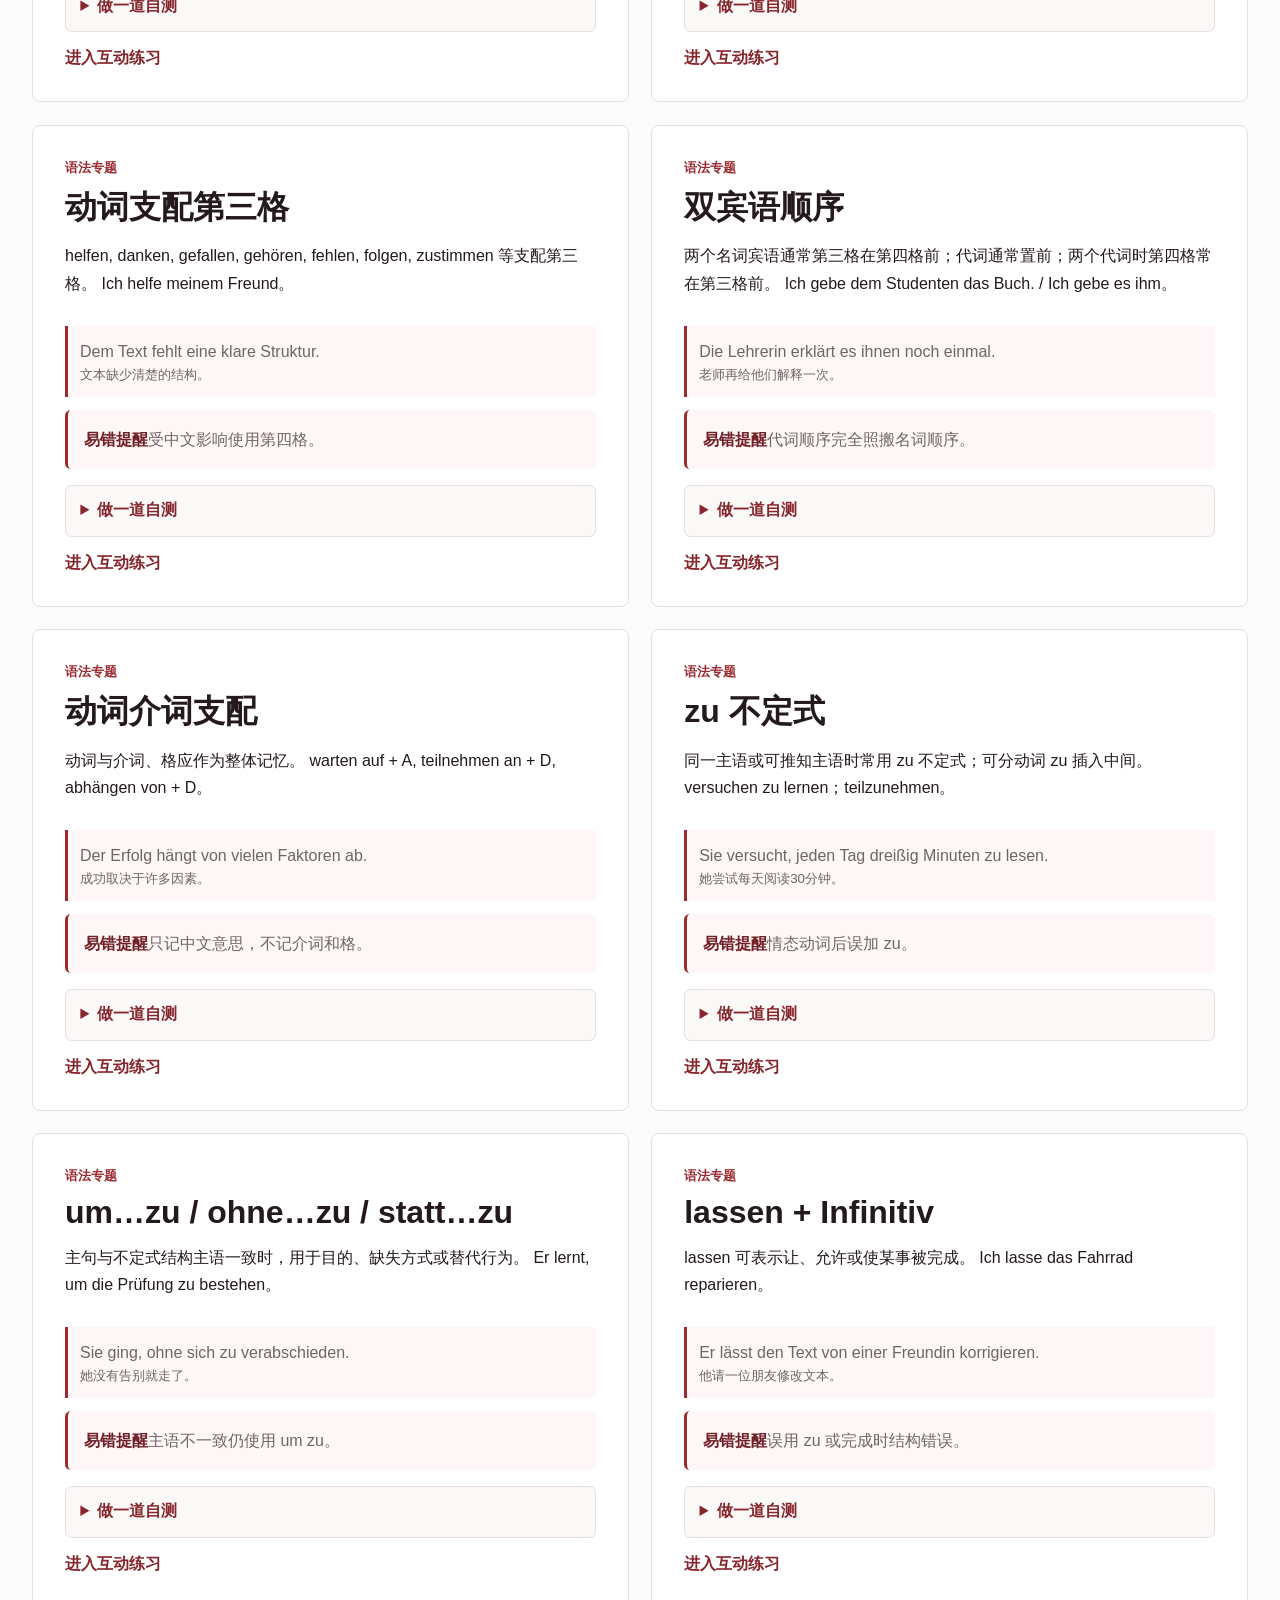
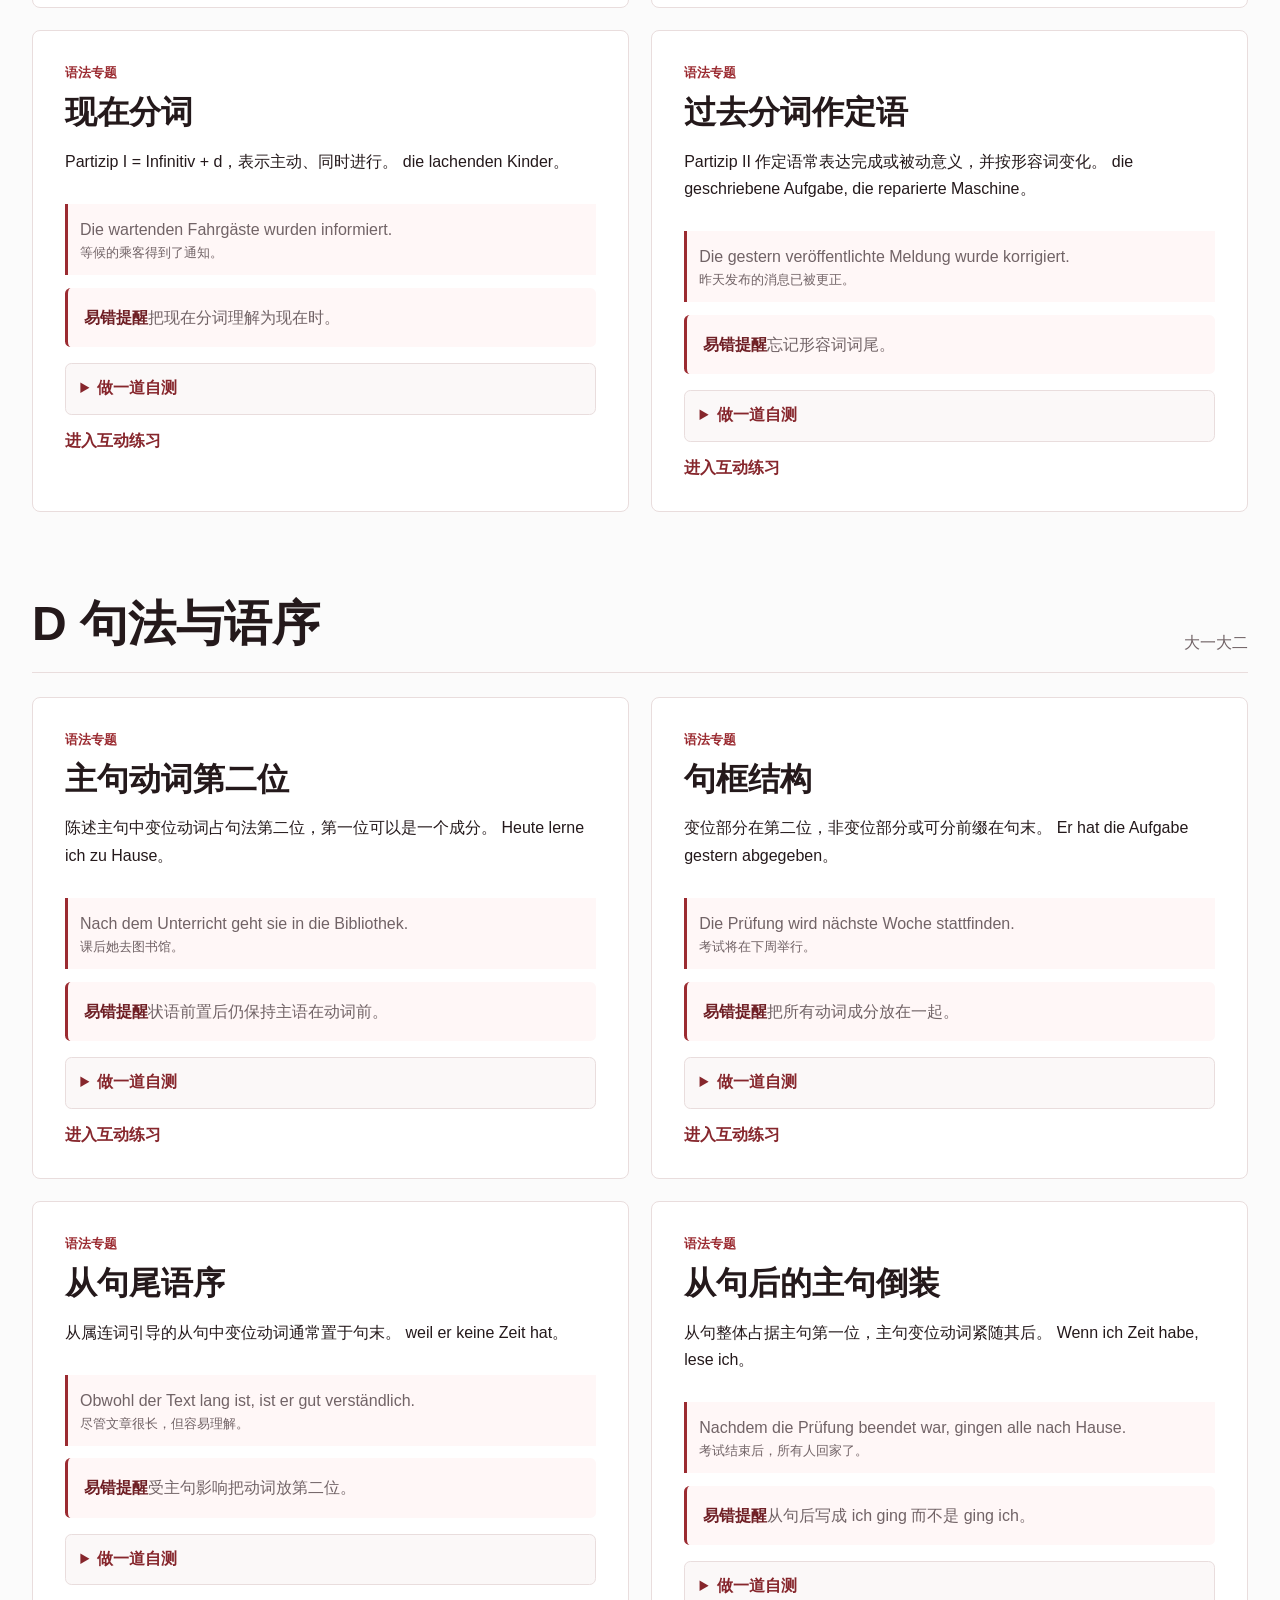
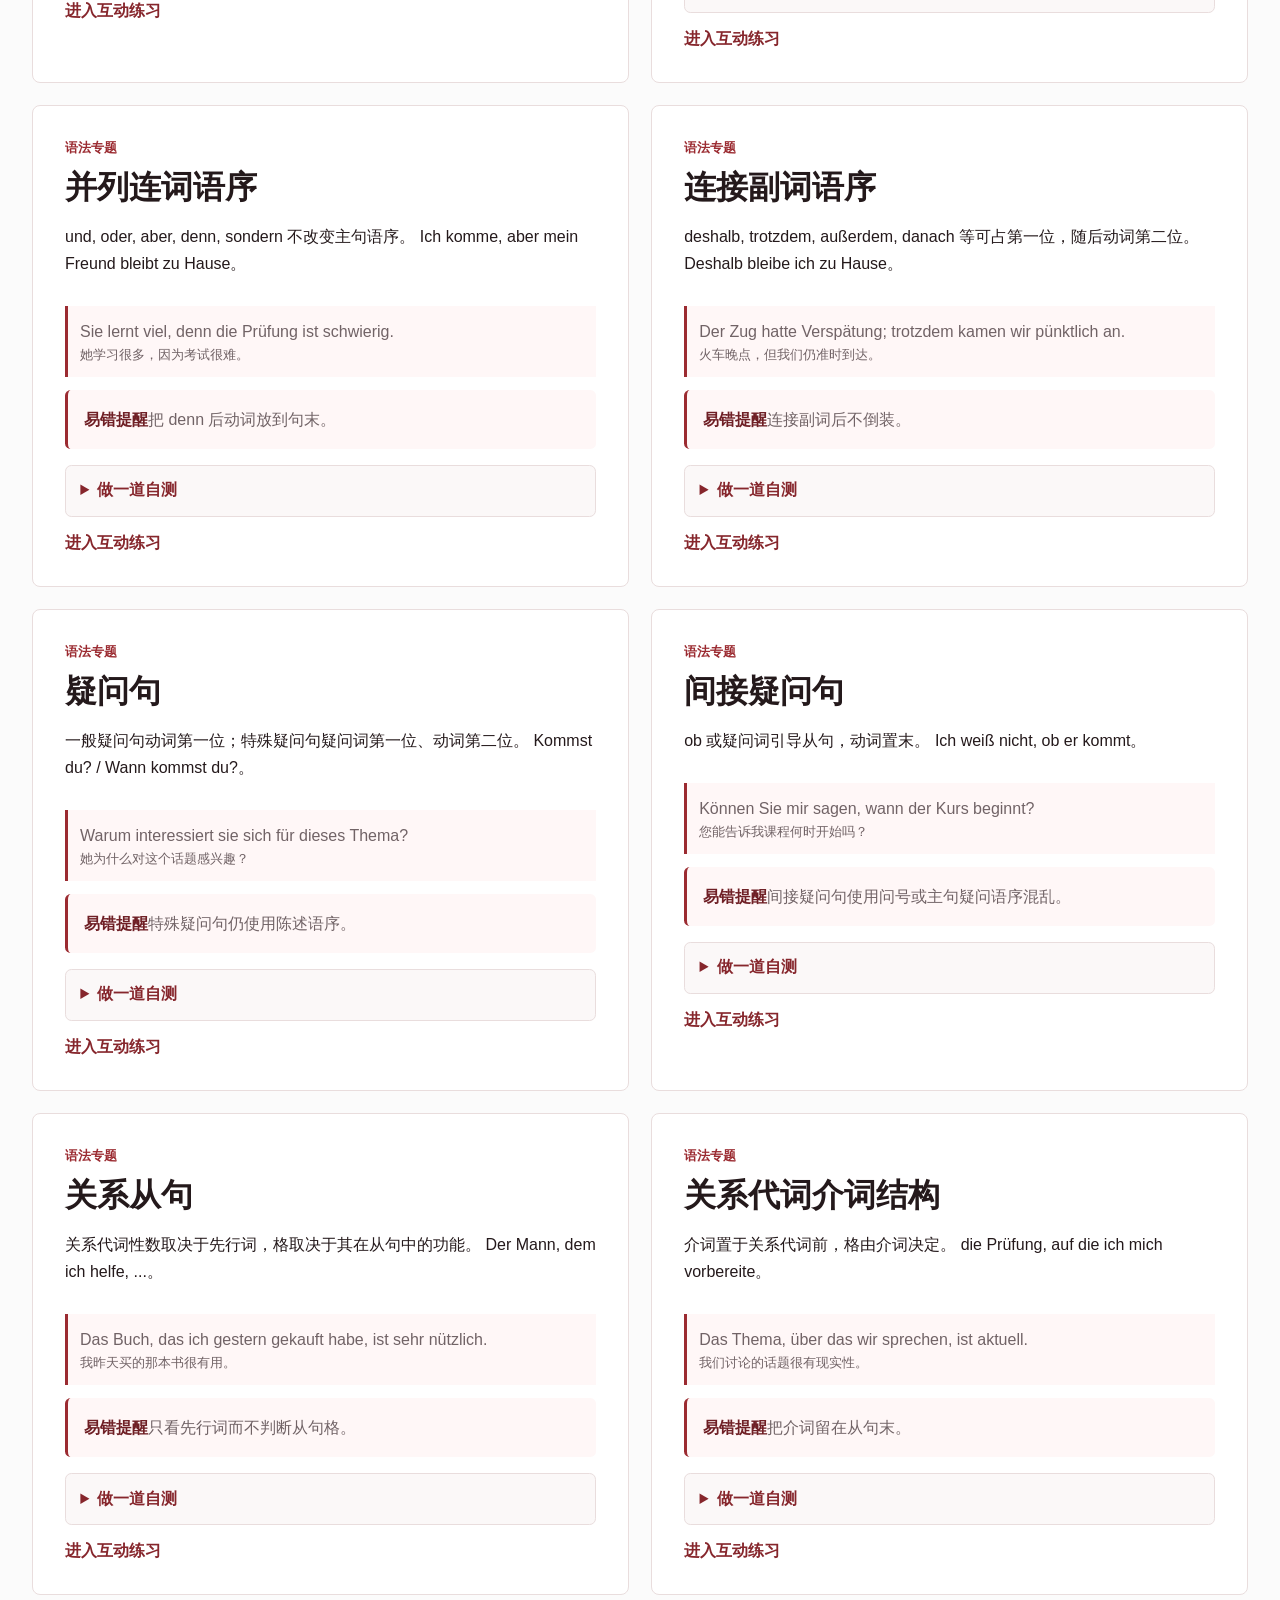
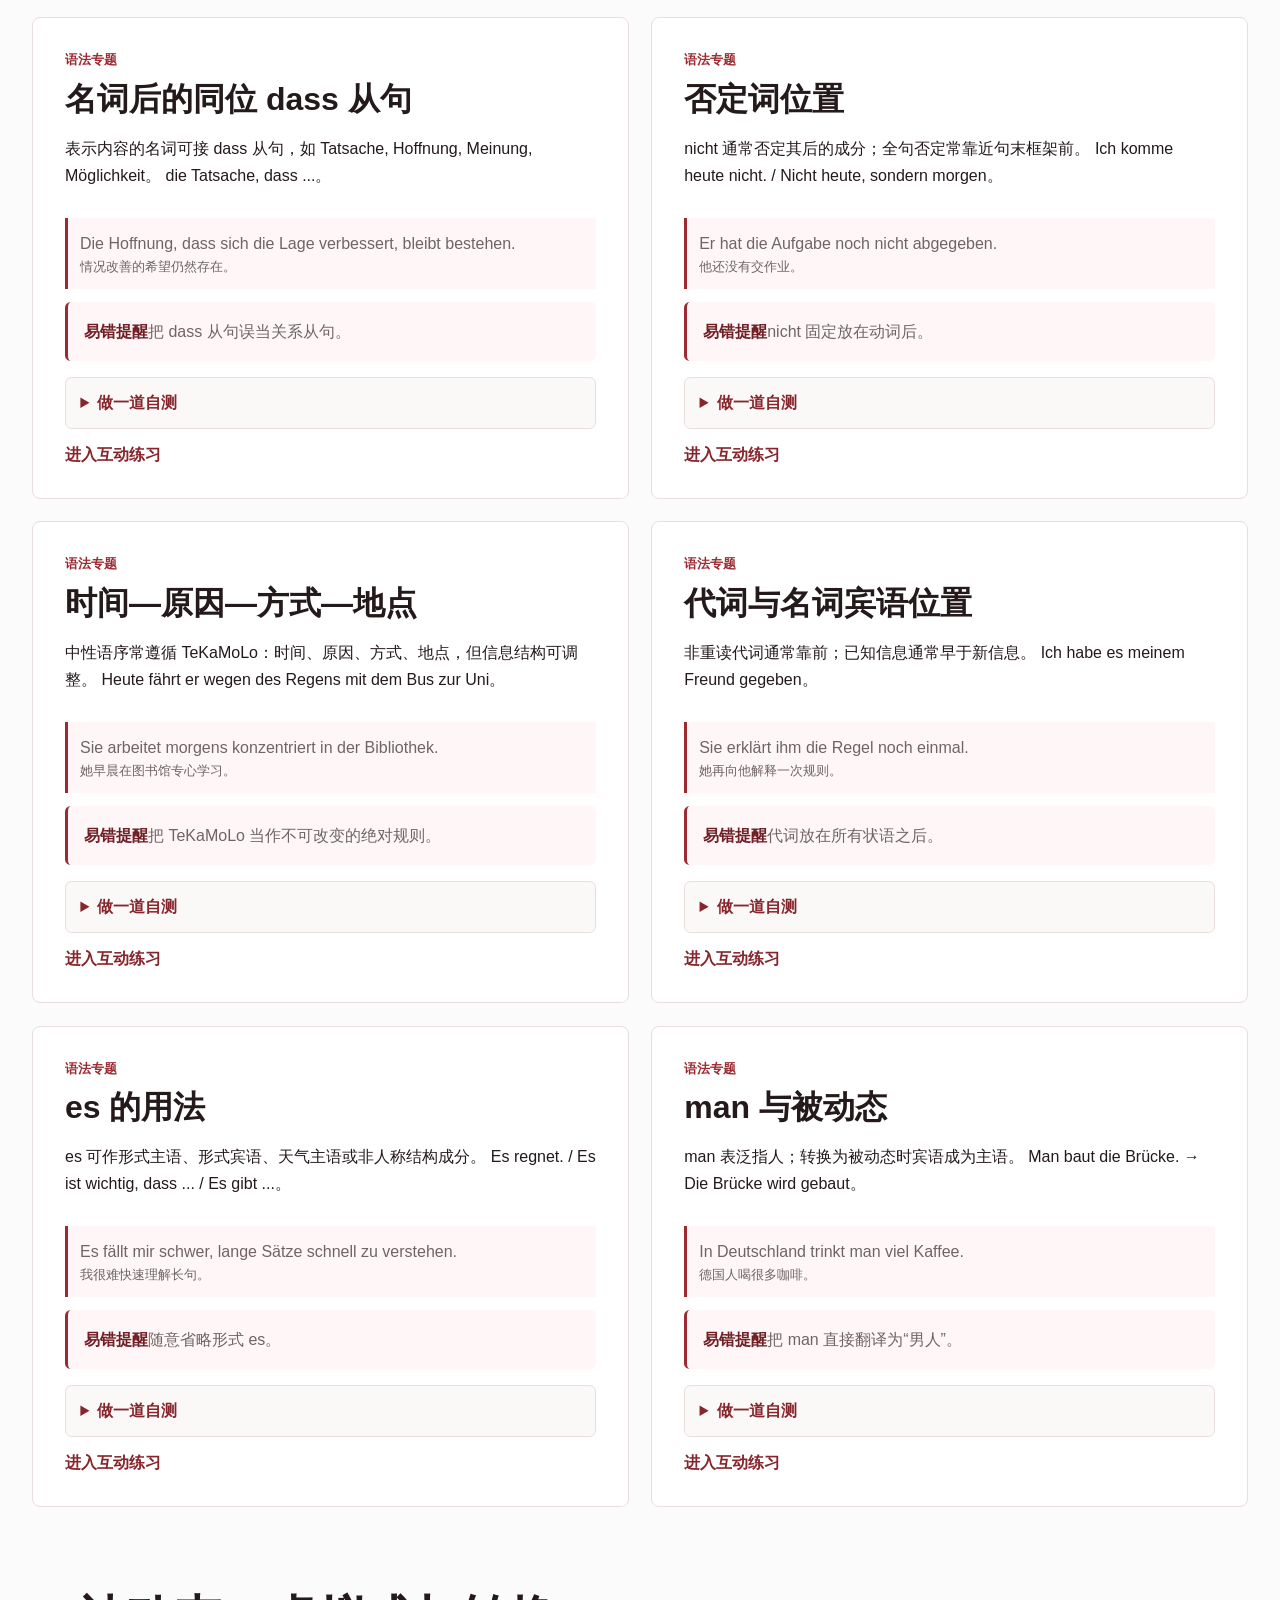
<file: grammar.html>
<!doctype html>
<html lang="zh-CN">
  <head>
    <meta charset="utf-8" />
    <meta name="viewport" content="width=device-width, initial-scale=1" />
    <title>语法库 | Deutsch Sprint</title>
    <meta name="description" content="Deutsch Sprint 大学生德语分阶段语法库。" />
    <link rel="stylesheet" href="library.css" />
  </head>
  <body data-library="grammar">
    <header class="library-nav">
      <a class="library-brand" href="index.html"><span class="brand-mark">D</span>Deutsch Sprint</a>
      <nav class="library-nav-links" aria-label="资料库导航">
        <a href="index.html">首页</a>
        <a href="course.html">路线</a>
        <a href="vocab.html">词库</a>
        <a class="active" href="grammar.html">语法库</a>
        <a href="skills.html">能力</a>
        <a href="practice.html">练习</a>
        <a href="mock.html">模拟</a>
        <a href="review.html">复盘</a>
        <a href="progress.html">进度</a>
      </nav>
    </header>
    <main class="library-main">
      <section class="library-hero">
        <div>
          <p class="eyebrow">Library 02 · Grammatik</p>
          <h1>语法库</h1>
          <p>117 个专题覆盖基础形态、句法、表达转换与高阶语篇。每个专题都能查看重点、易错点并进入即时自测。</p>
        </div>
        <div class="library-count" aria-live="polite">
          <strong id="library-count-number">0</strong>
          <span id="library-count-label">个语法专题</span>
        </div>
      </section>
      <section class="library-toolbar" aria-label="语法库筛选">
        <div class="stage-switcher" role="tablist" aria-label="学习阶段">
          <button class="stage-filter active" type="button" data-stage="all" aria-selected="true">全部</button>
          <button class="stage-filter" type="button" data-stage="foundation" aria-selected="false">大一大二</button>
          <button class="stage-filter" type="button" data-stage="advanced" aria-selected="false">大三大四</button>
        </div>
        <label class="search-box">
          <span aria-hidden="true">⌕</span>
          <input id="library-search" type="search" placeholder="搜索语法点或易错问题" autocomplete="off" />
        </label>
      </section>
      <div class="library-results" id="library-results"><div class="empty-state">正在载入语法库…</div></div>
      <footer class="library-footer">共 117 个语法专题。基础专题含原创例句；提升专题先提供能力框架与错误检查。</footer>
    </main>
    <script src="library.js"></script>
  </body>
</html>
</file>
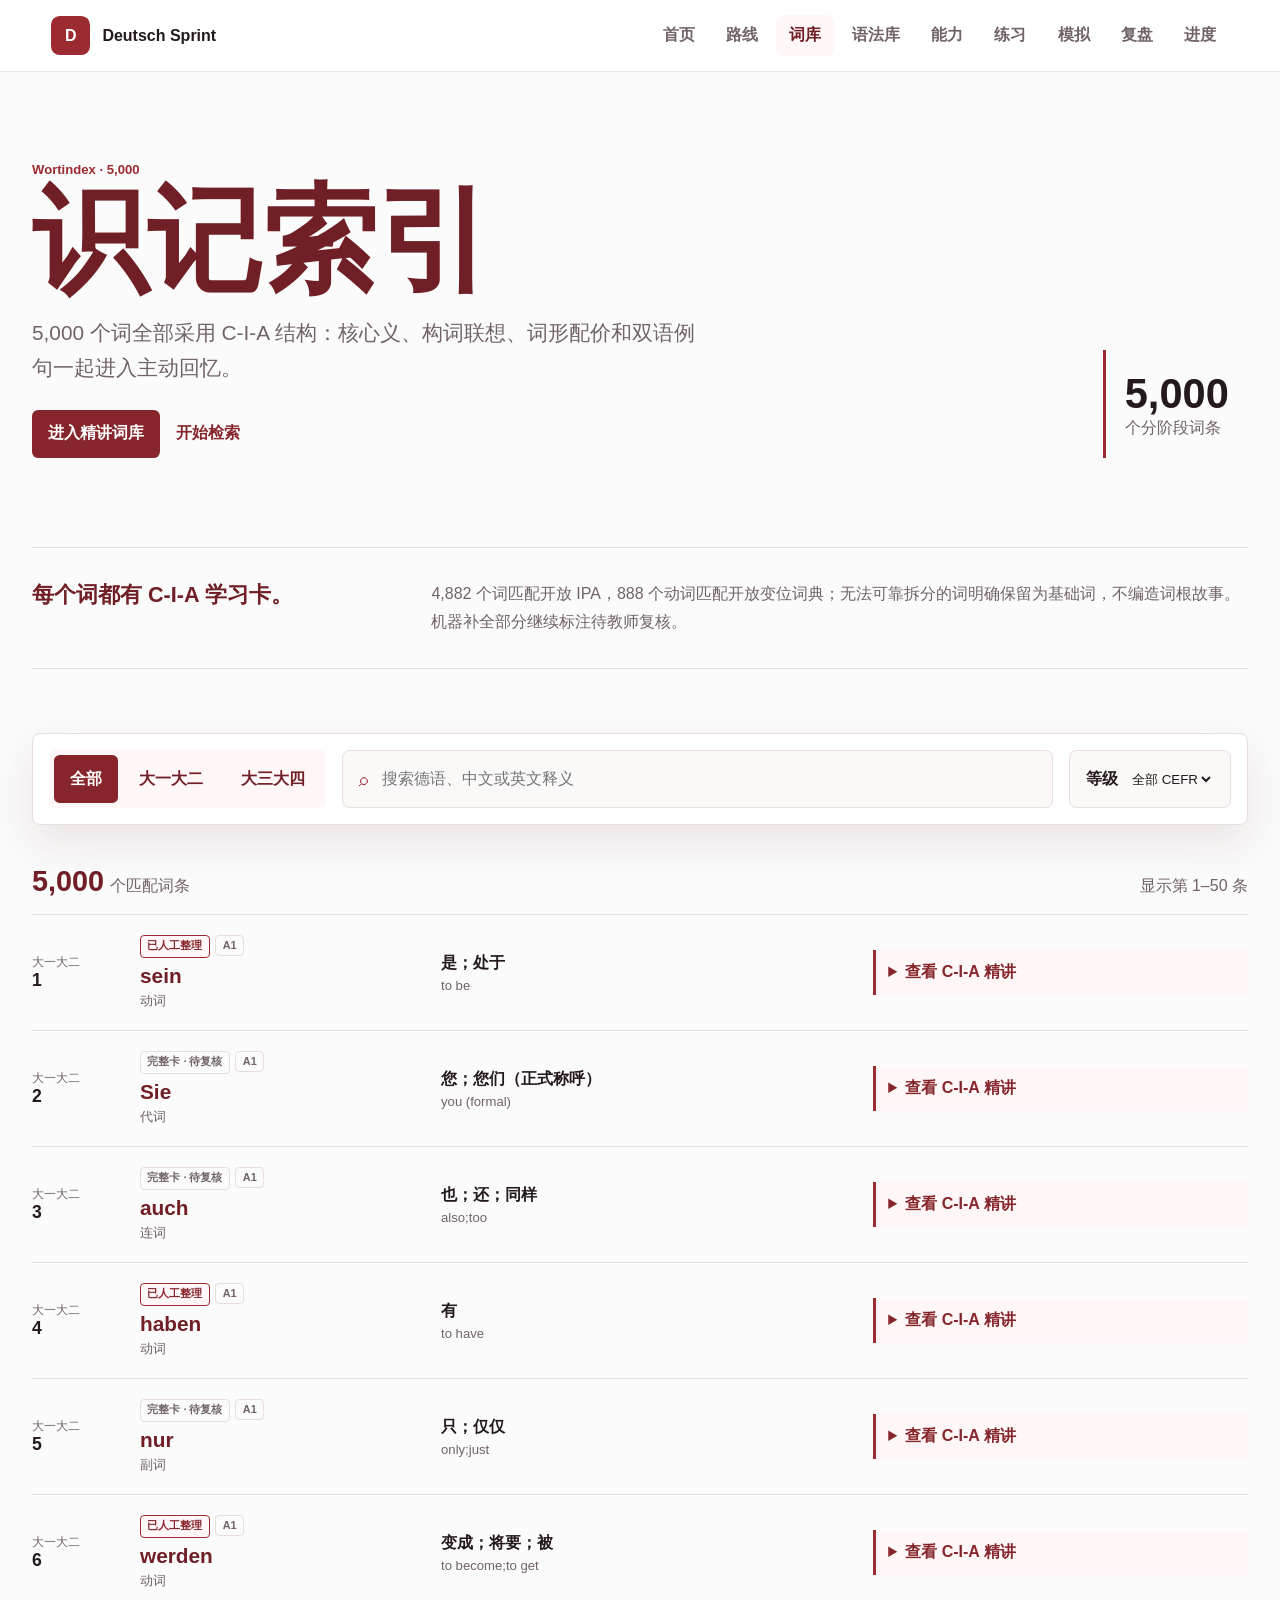
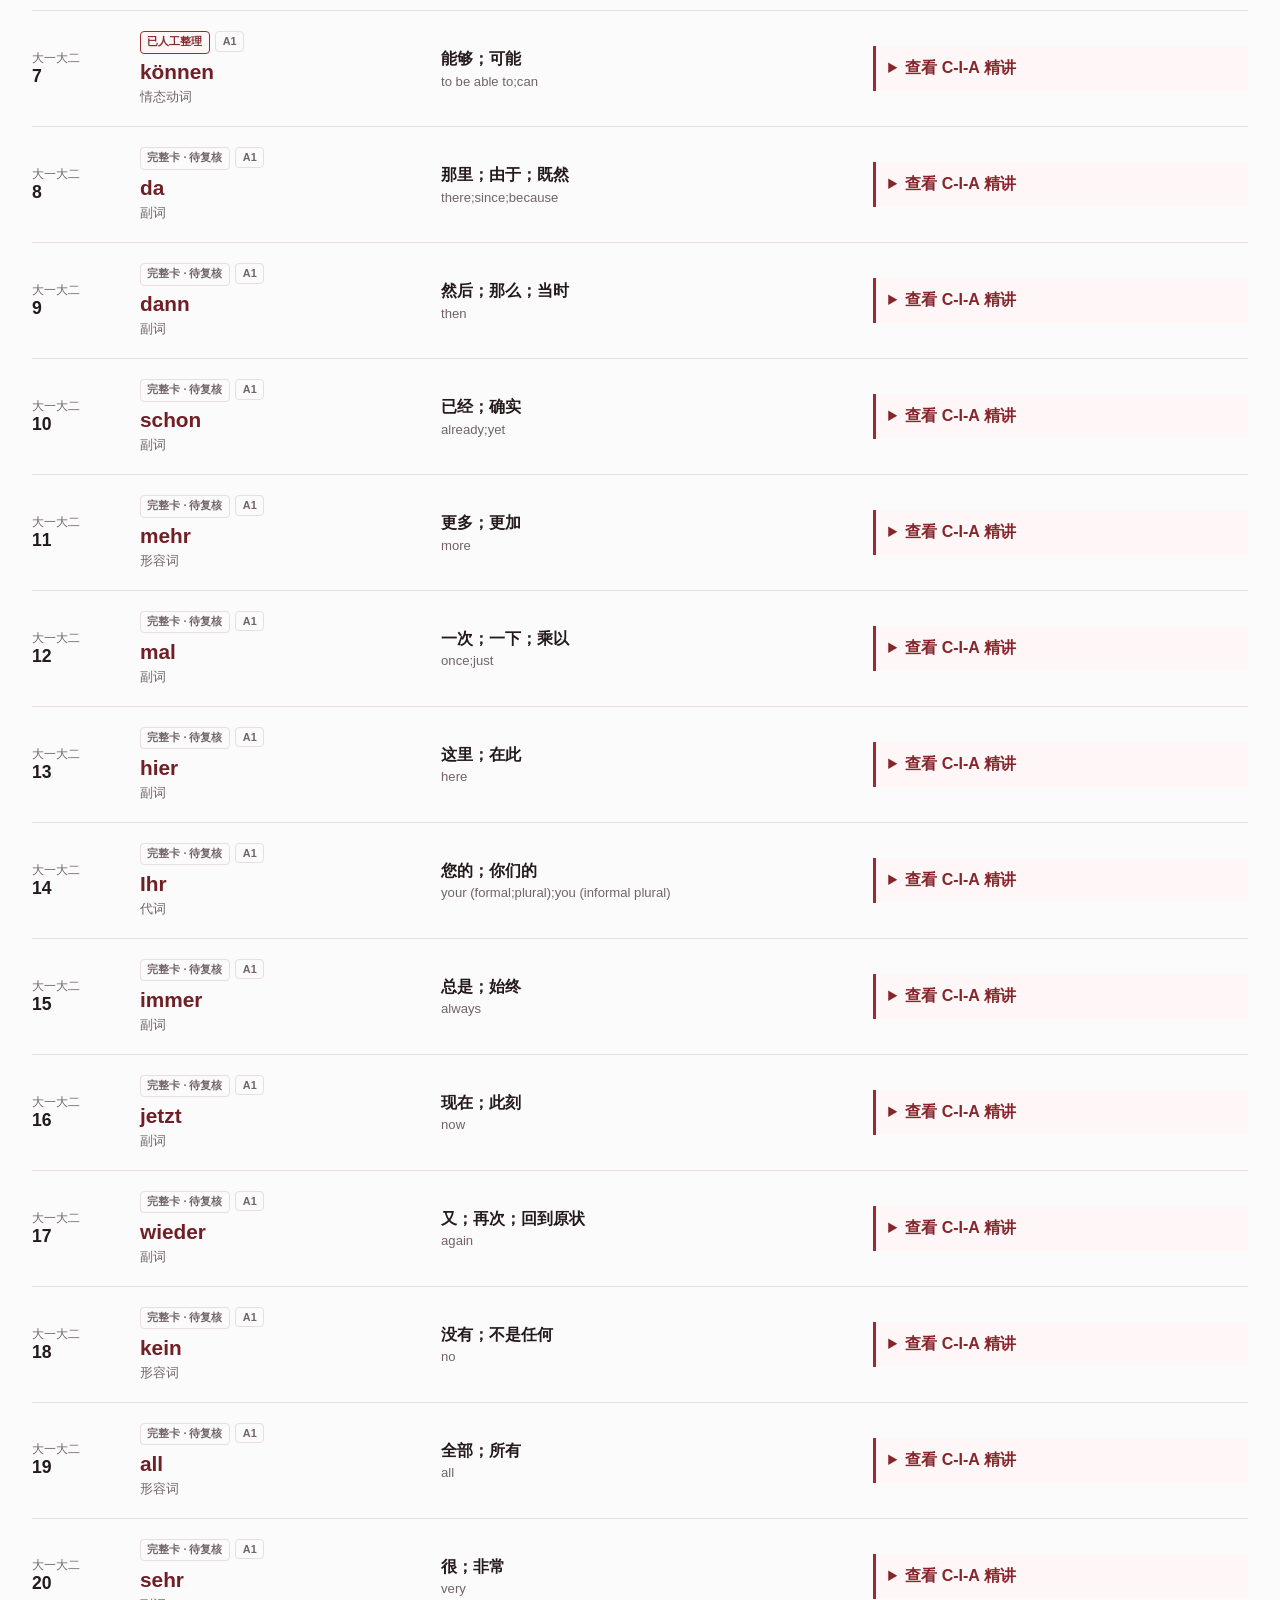
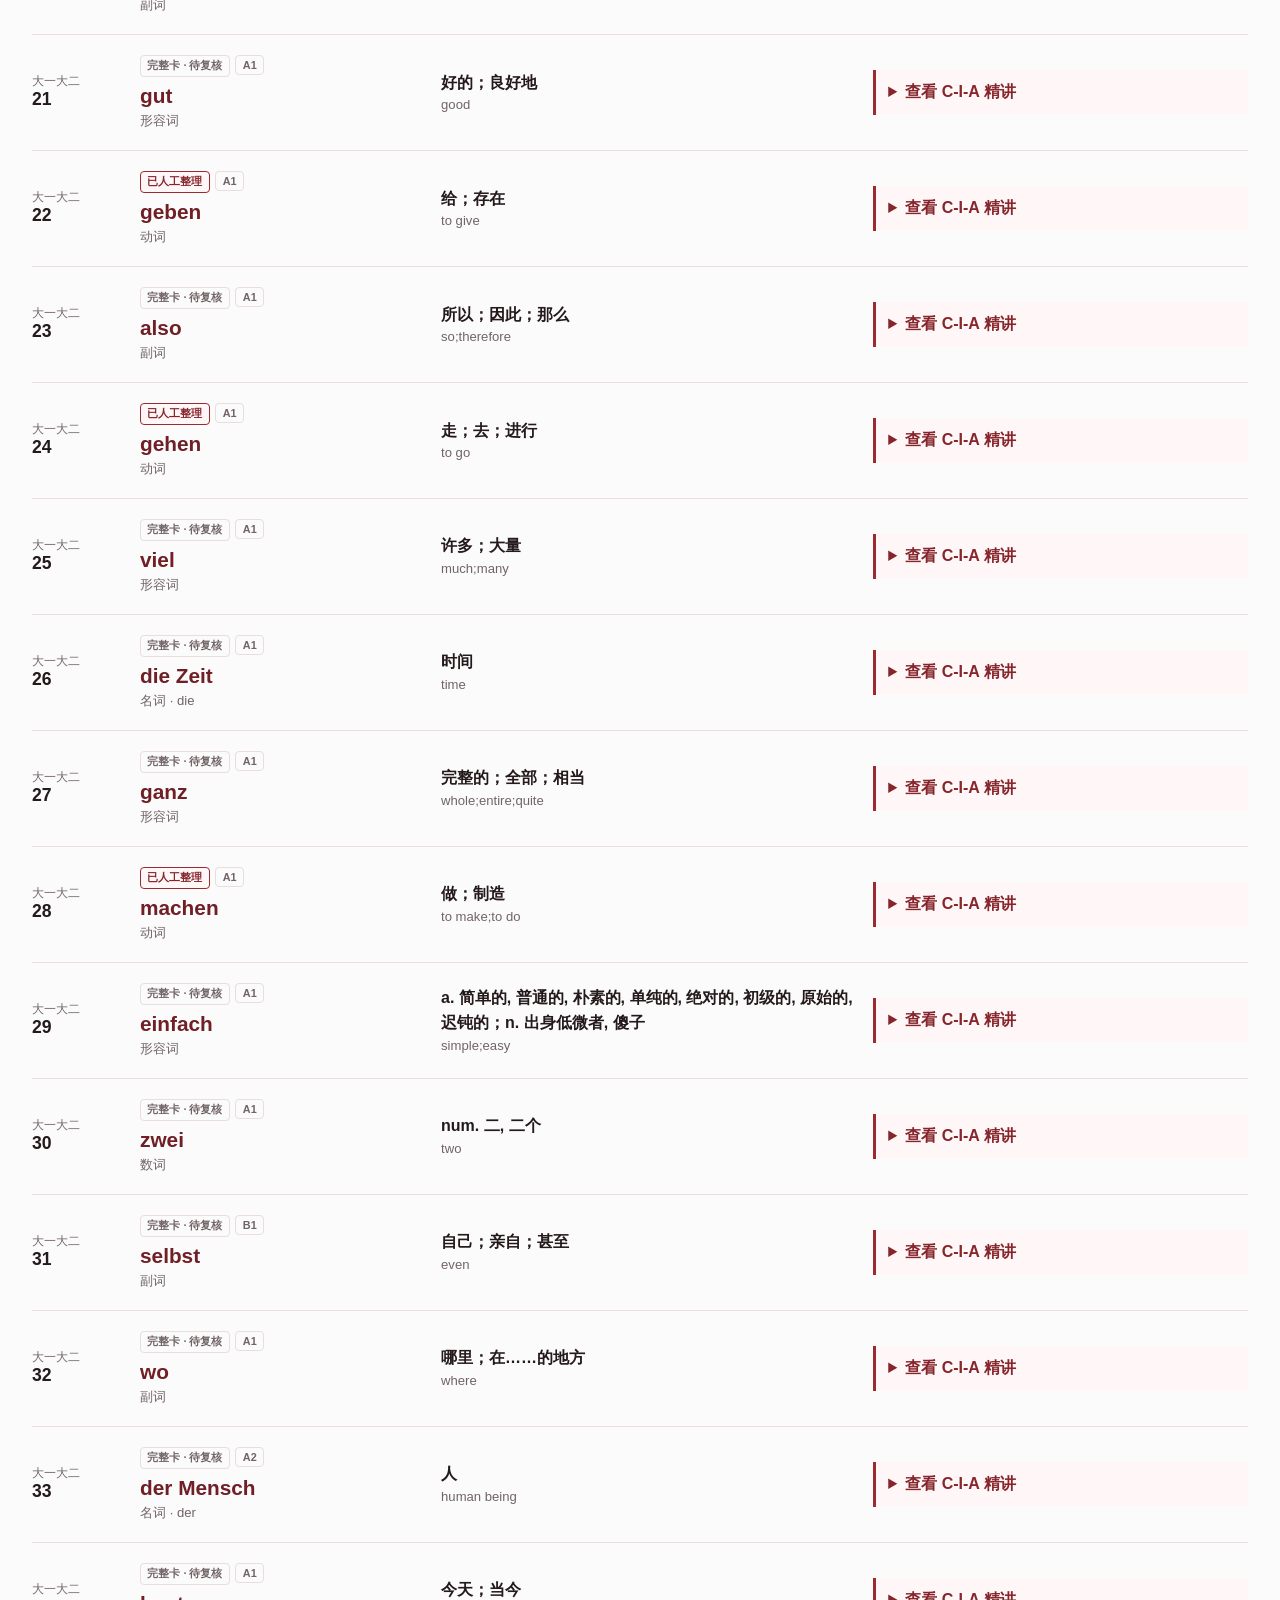
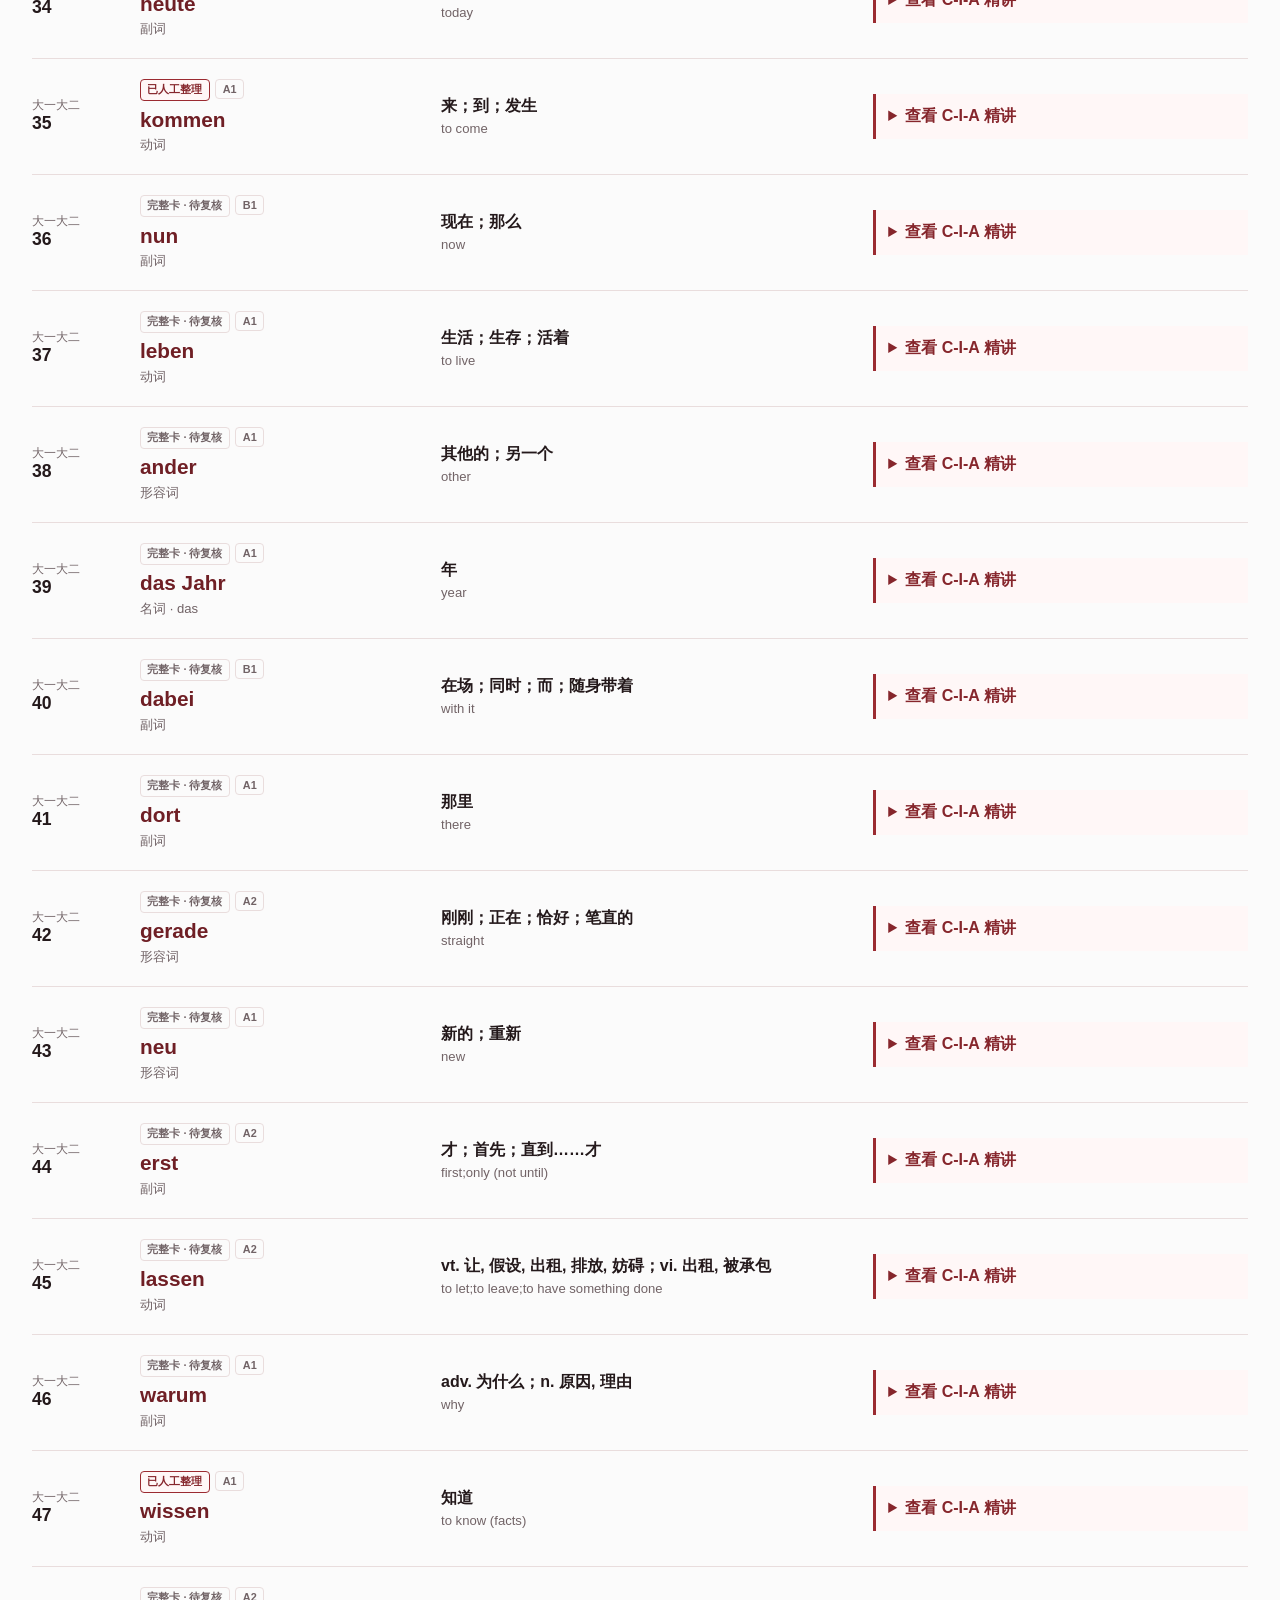
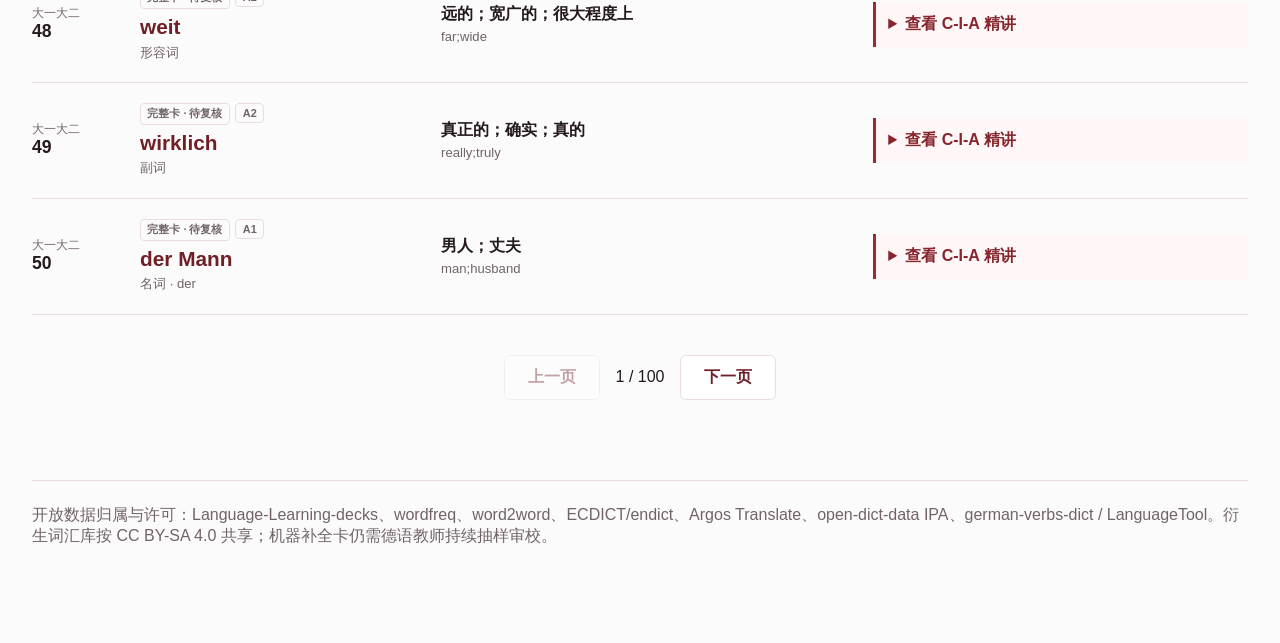
<file: lexicon.html>
<!doctype html>
<html lang="zh-CN">
  <head>
    <meta charset="utf-8" />
    <meta name="viewport" content="width=device-width, initial-scale=1" />
    <title>5000 词识记索引 | Deutsch Sprint</title>
    <meta name="description" content="Deutsch Sprint 5000 个分阶段德语词汇识记索引。" />
    <link rel="stylesheet" href="library.css" />
    <link rel="stylesheet" href="cia.css" />
  </head>
  <body>
    <header class="library-nav">
      <a class="library-brand" href="index.html"><span class="brand-mark">D</span>Deutsch Sprint</a>
      <nav class="library-nav-links" aria-label="资料库导航">
        <a href="index.html">首页</a><a href="course.html">路线</a><a class="active" href="vocab.html">词库</a><a href="grammar.html">语法库</a><a href="skills.html">能力</a><a href="practice.html">练习</a><a href="mock.html">模拟</a><a href="review.html">复盘</a><a href="progress.html">进度</a>
      </nav>
    </header>
    <main class="library-main">
      <section class="library-hero lexicon-hero">
        <div>
          <p class="eyebrow">Wortindex · 5,000</p>
          <h1>识记索引</h1>
          <p>5,000 个词全部采用 C-I-A 结构：核心义、构词联想、词形配价和双语例句一起进入主动回忆。</p>
          <div class="library-actions"><a class="primary-link" href="vocab.html">进入精讲词库</a><a class="text-link" href="#lexicon-toolbar">开始检索</a></div>
        </div>
        <div class="library-count"><strong id="lexicon-total">5,000</strong><span>个分阶段词条</span></div>
      </section>

      <section class="lexicon-note" aria-label="数据说明">
        <strong>每个词都有 C-I-A 学习卡。</strong>
        <p>4,882 个词匹配开放 IPA，888 个动词匹配开放变位词典；无法可靠拆分的词明确保留为基础词，不编造词根故事。机器补全部分继续标注待教师复核。</p>
      </section>

      <section class="library-toolbar lexicon-toolbar" id="lexicon-toolbar" aria-label="词汇索引筛选">
        <div class="stage-switcher" role="tablist" aria-label="学习阶段">
          <button class="stage-filter active" type="button" data-stage="all" aria-selected="true">全部</button>
          <button class="stage-filter" type="button" data-stage="foundation" aria-selected="false">大一大二</button>
          <button class="stage-filter" type="button" data-stage="advanced" aria-selected="false">大三大四</button>
        </div>
        <label class="search-box"><span aria-hidden="true">⌕</span><input id="lexicon-search" type="search" placeholder="搜索德语、中文或英文释义" autocomplete="off" /></label>
        <label class="select-box"><span>等级</span><select id="cefr-filter"><option value="all">全部 CEFR</option><option>A1</option><option>A2</option><option>B1</option><option>B2</option><option>C1</option><option>C2</option></select></label>
      </section>

      <div class="lexicon-summary" aria-live="polite"><strong id="match-count">0</strong><span> 个匹配词条</span><span id="page-label"></span></div>
      <section class="lexicon-list" id="lexicon-results"><div class="empty-state">正在载入词汇索引…</div></section>
      <nav class="pagination" aria-label="词汇索引翻页"><button id="previous-page" type="button">上一页</button><span id="page-number">1 / 1</span><button id="next-page" type="button">下一页</button></nav>

      <footer class="library-footer">开放数据归属与许可：Language-Learning-decks、wordfreq、word2word、ECDICT/endict、Argos Translate、open-dict-data IPA、german-verbs-dict / LanguageTool。衍生词汇库按 CC BY-SA 4.0 共享；机器补全卡仍需德语教师持续抽样审校。</footer>
    </main>
    <script src="cia.js"></script>
    <script src="lexicon.js"></script>
  </body>
</html>
</file>
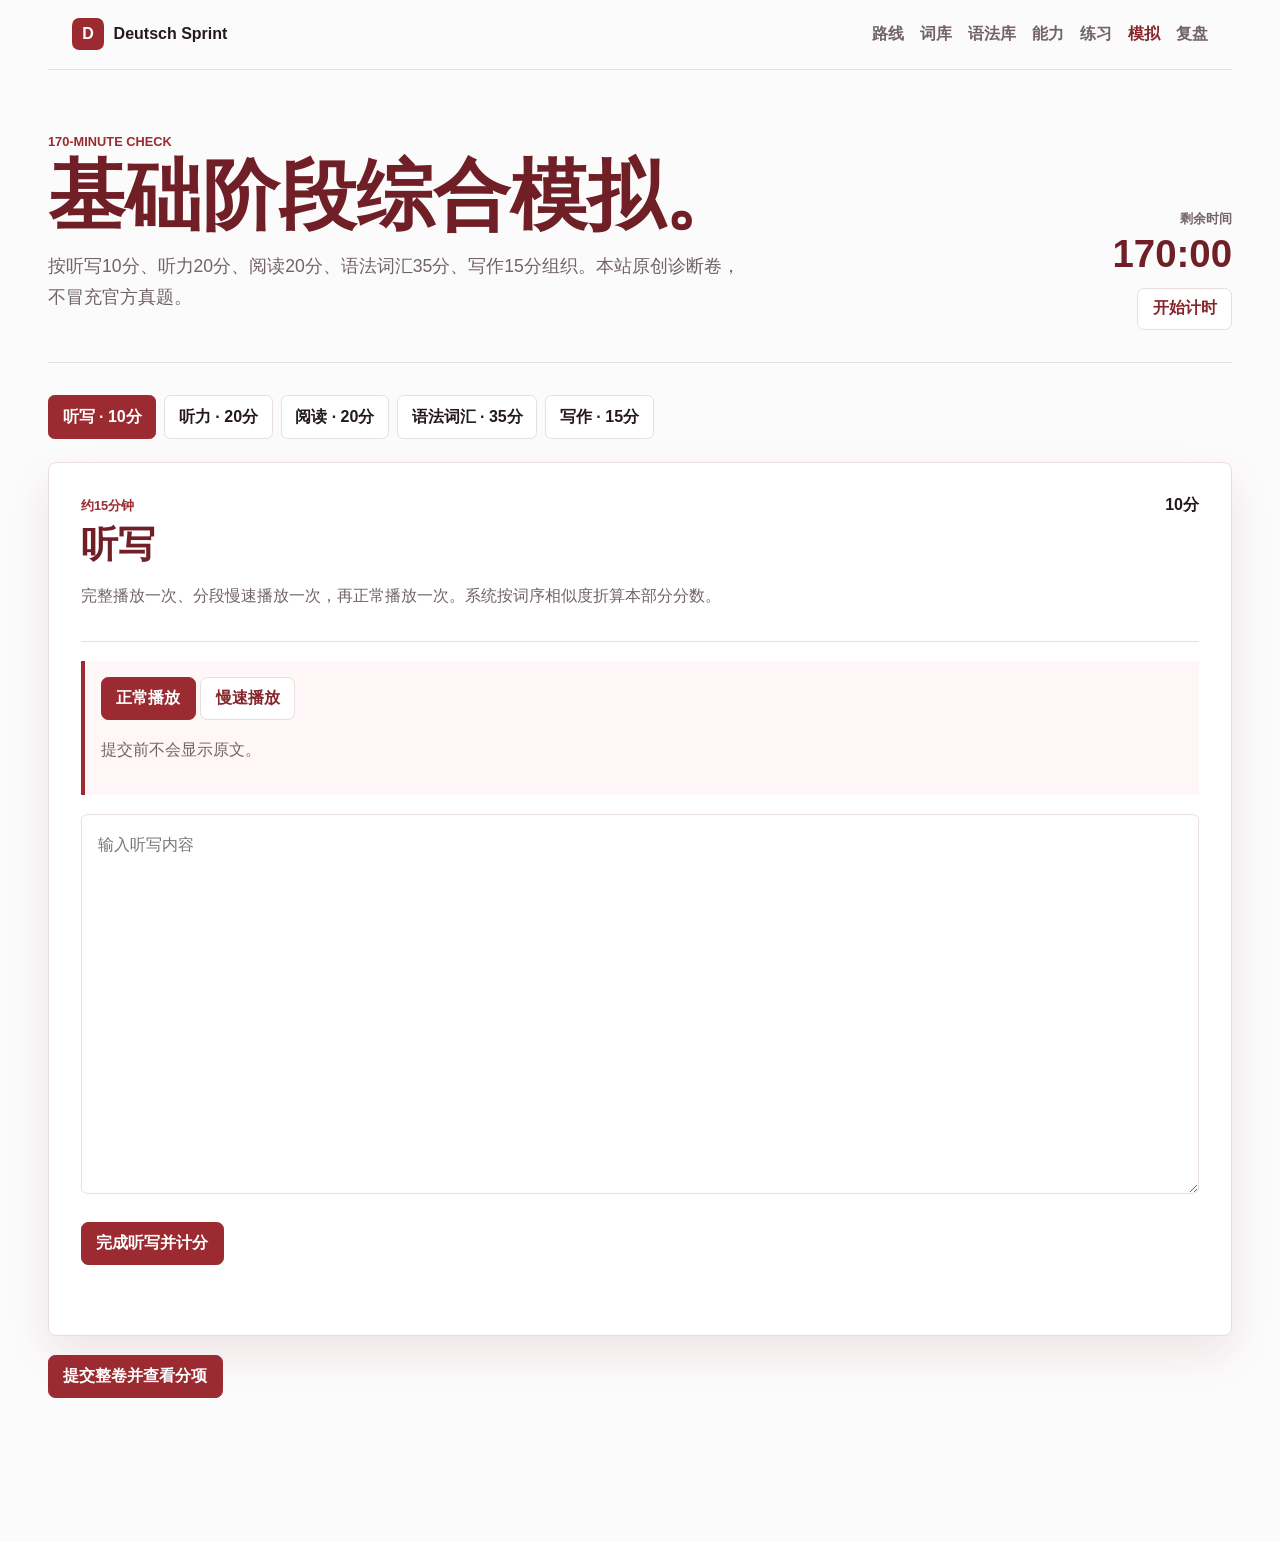
<file: mock.html>
<!doctype html>
<html lang="zh-CN">
<head>
  <meta charset="utf-8" />
  <meta name="viewport" content="width=device-width, initial-scale=1" />
  <title>综合模拟 | Deutsch Sprint</title>
  <link rel="stylesheet" href="learner.css" />
  <link rel="stylesheet" href="mock.css" />
</head>
<body>
  <header class="topbar"><a class="brand" href="index.html"><span class="brand-mark">D</span>Deutsch Sprint</a><nav class="topnav"><a href="course.html">路线</a><a href="vocab.html">词库</a><a href="grammar.html">语法库</a><a href="skills.html">能力</a><a href="practice.html">练习</a><a class="active" href="mock.html">模拟</a><a href="review.html">复盘</a></nav></header>
  <main class="page mock-page">
    <section class="mock-heading"><div><p class="eyebrow">170-MINUTE CHECK</p><h1>基础阶段综合模拟。</h1><p class="lead">按听写10分、听力20分、阅读20分、语法词汇35分、写作15分组织。本站原创诊断卷，不冒充官方真题。</p></div><div class="timer" aria-live="polite"><span>剩余时间</span><strong id="timer">170:00</strong><button class="secondary" id="timer-toggle" type="button">开始计时</button></div></section>
    <nav class="section-tabs" id="section-tabs"></nav>
    <section class="mock-work panel" id="mock-work"><div class="empty">正在组卷…</div></section>
    <section class="mock-submit"><button class="primary" id="submit-mock" type="button">提交整卷并查看分项</button><p class="muted" id="mock-feedback" aria-live="polite"></p></section>
  </main>
  <script src="learner.js"></script><script src="mock.js"></script>
</body>
</html>
</file>
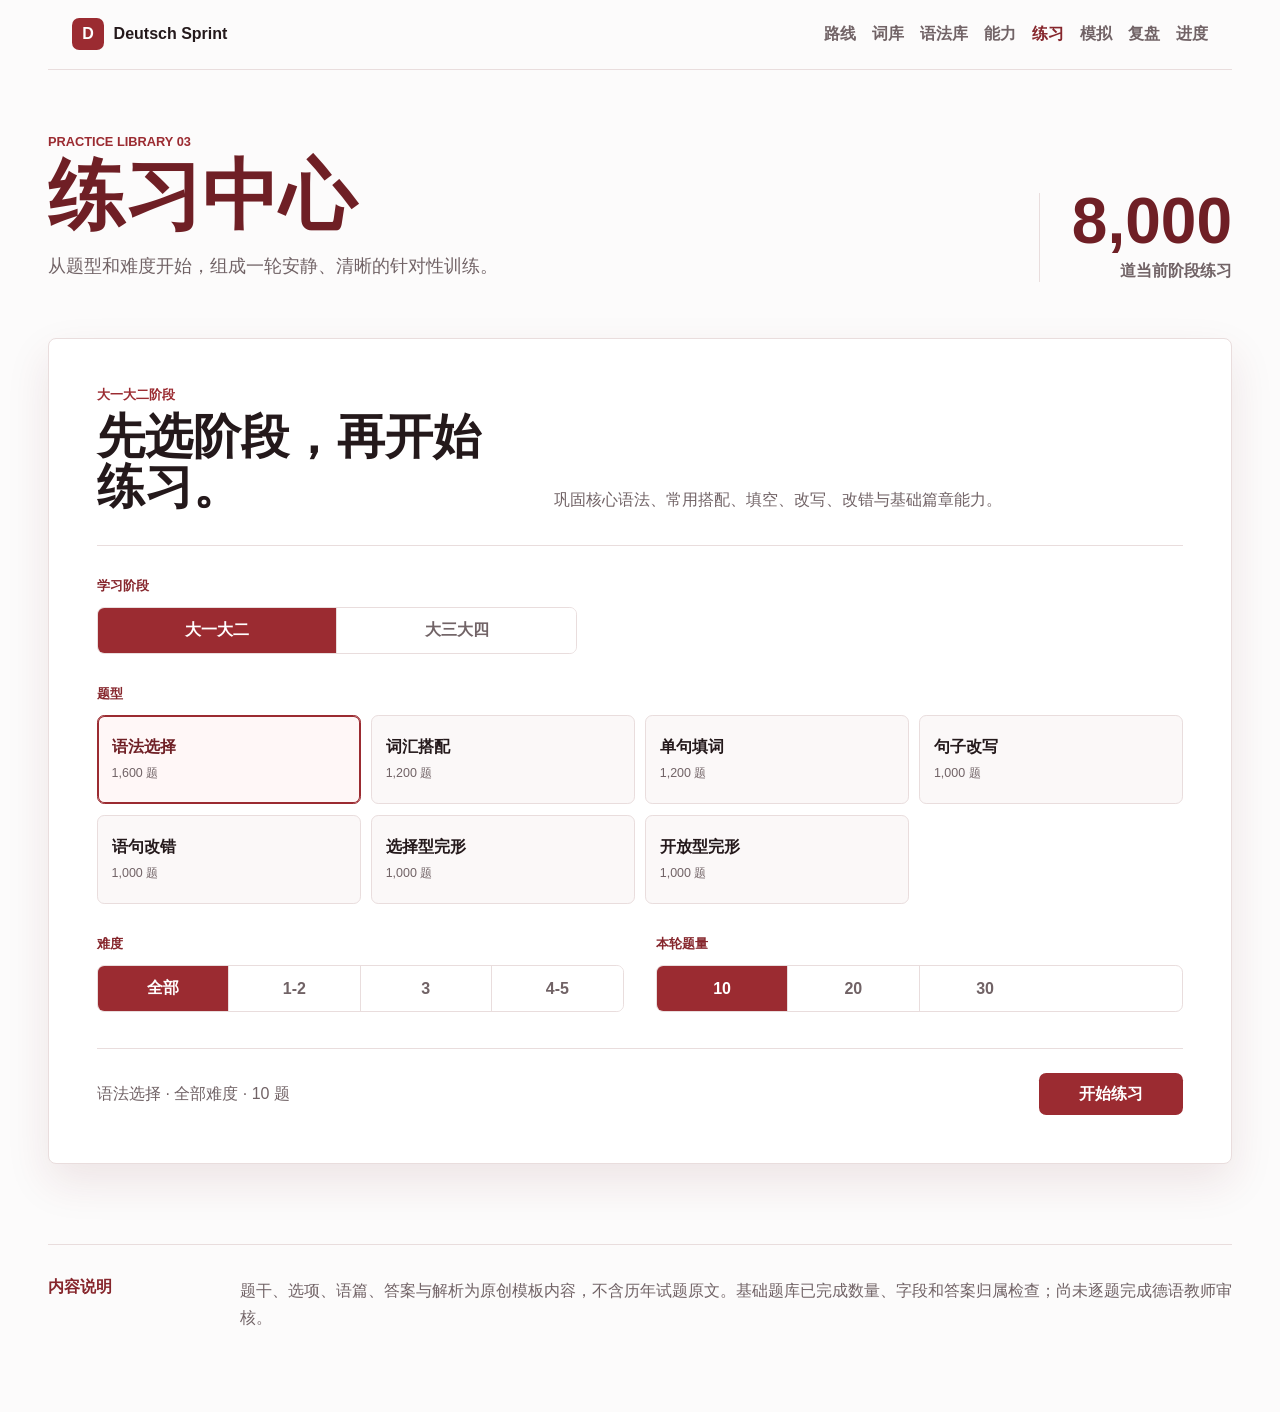
<file: practice.html>
<!doctype html>
<html lang="zh-CN">
  <head>
    <meta charset="utf-8" />
    <meta name="viewport" content="width=device-width, initial-scale=1" />
    <title>综合练习 | Deutsch Sprint</title>
    <meta name="description" content="面向大学不同阶段的德语语法、词汇、阅读、翻译、写作与篇章练习。" />
    <link rel="stylesheet" href="learner.css" />
    <link rel="stylesheet" href="practice.css" />
  </head>
  <body>
    <header class="topbar">
      <a class="brand" href="index.html"><span class="brand-mark">D</span>Deutsch Sprint</a>
      <nav class="topnav">
        <a href="course.html">路线</a><a href="vocab.html">词库</a><a href="grammar.html">语法库</a><a href="skills.html">能力</a>
        <a class="active" href="practice.html">练习</a><a href="mock.html">模拟</a><a href="review.html">复盘</a><a href="progress.html">进度</a>
      </nav>
    </header>

    <main class="page practice-page">
      <section class="practice-heading">
        <div>
          <p class="eyebrow">PRACTICE LIBRARY 03</p>
          <h1>练习中心</h1>
          <p class="lead">从题型和难度开始，组成一轮安静、清晰的针对性训练。</p>
        </div>
        <div class="bank-total"><strong id="bank-total">8,000</strong><span>道当前阶段练习</span></div>
      </section>

      <section class="setup-panel" id="setup-panel">
        <div class="setup-copy">
          <p class="eyebrow" id="stage-eyebrow">学习阶段</p>
          <h2>先选阶段，再开始练习。</h2>
          <p id="stage-description">正在读取对应阶段的练习目录。</p>
        </div>

        <div class="setup-control">
          <span class="control-label">学习阶段</span>
          <div class="segmented stage-segmented" id="stage-options" aria-label="选择学习阶段">
            <button class="selected" type="button" data-stage="foundation">大一大二</button>
            <button type="button" data-stage="advanced">大三大四</button>
          </div>
        </div>

        <div class="setup-control">
          <span class="control-label">题型</span>
          <div class="module-options" id="module-options" aria-label="选择题型"></div>
        </div>

        <div class="setup-row">
          <div class="setup-control">
            <span class="control-label">难度</span>
            <div class="segmented" id="difficulty-options">
              <button class="selected" type="button" data-value="all">全部</button>
              <button type="button" data-value="1-2">1-2</button>
              <button type="button" data-value="3">3</button>
              <button type="button" data-value="4-5">4-5</button>
            </div>
          </div>
          <div class="setup-control">
            <span class="control-label">本轮题量</span>
            <div class="segmented" id="count-options">
              <button class="selected" type="button" data-value="10">10</button>
              <button type="button" data-value="20">20</button>
              <button type="button" data-value="30">30</button>
            </div>
          </div>
        </div>

        <div class="start-row">
          <p id="selection-summary" aria-live="polite">正在读取题库目录...</p>
          <button class="primary start-button" id="start-practice" type="button" disabled>开始练习</button>
        </div>
      </section>

      <section class="practice-run" id="practice-run" hidden>
        <div class="run-status">
          <button class="quiet-button" id="exit-practice" type="button">退出本轮</button>
          <div class="run-progress"><span id="run-label">1 / 10</span><div class="progress-track"><span id="progress-fill"></span></div></div>
          <strong id="run-score">0 正确</strong>
        </div>
        <div id="question-stage"></div>
      </section>

      <section class="quality-note">
        <strong>内容说明</strong>
        <p id="quality-copy">题干、选项、语篇、答案与解析为原创模板内容，不含历年试题原文。题库已完成数量、字段、答案归属和重复项检查；尚未逐题完成德语教师审核，因此不标注为官方模拟题。</p>
      </section>
    </main>

    <script src="learner.js"></script>
    <script src="practice.js"></script>
  </body>
</html>
</file>
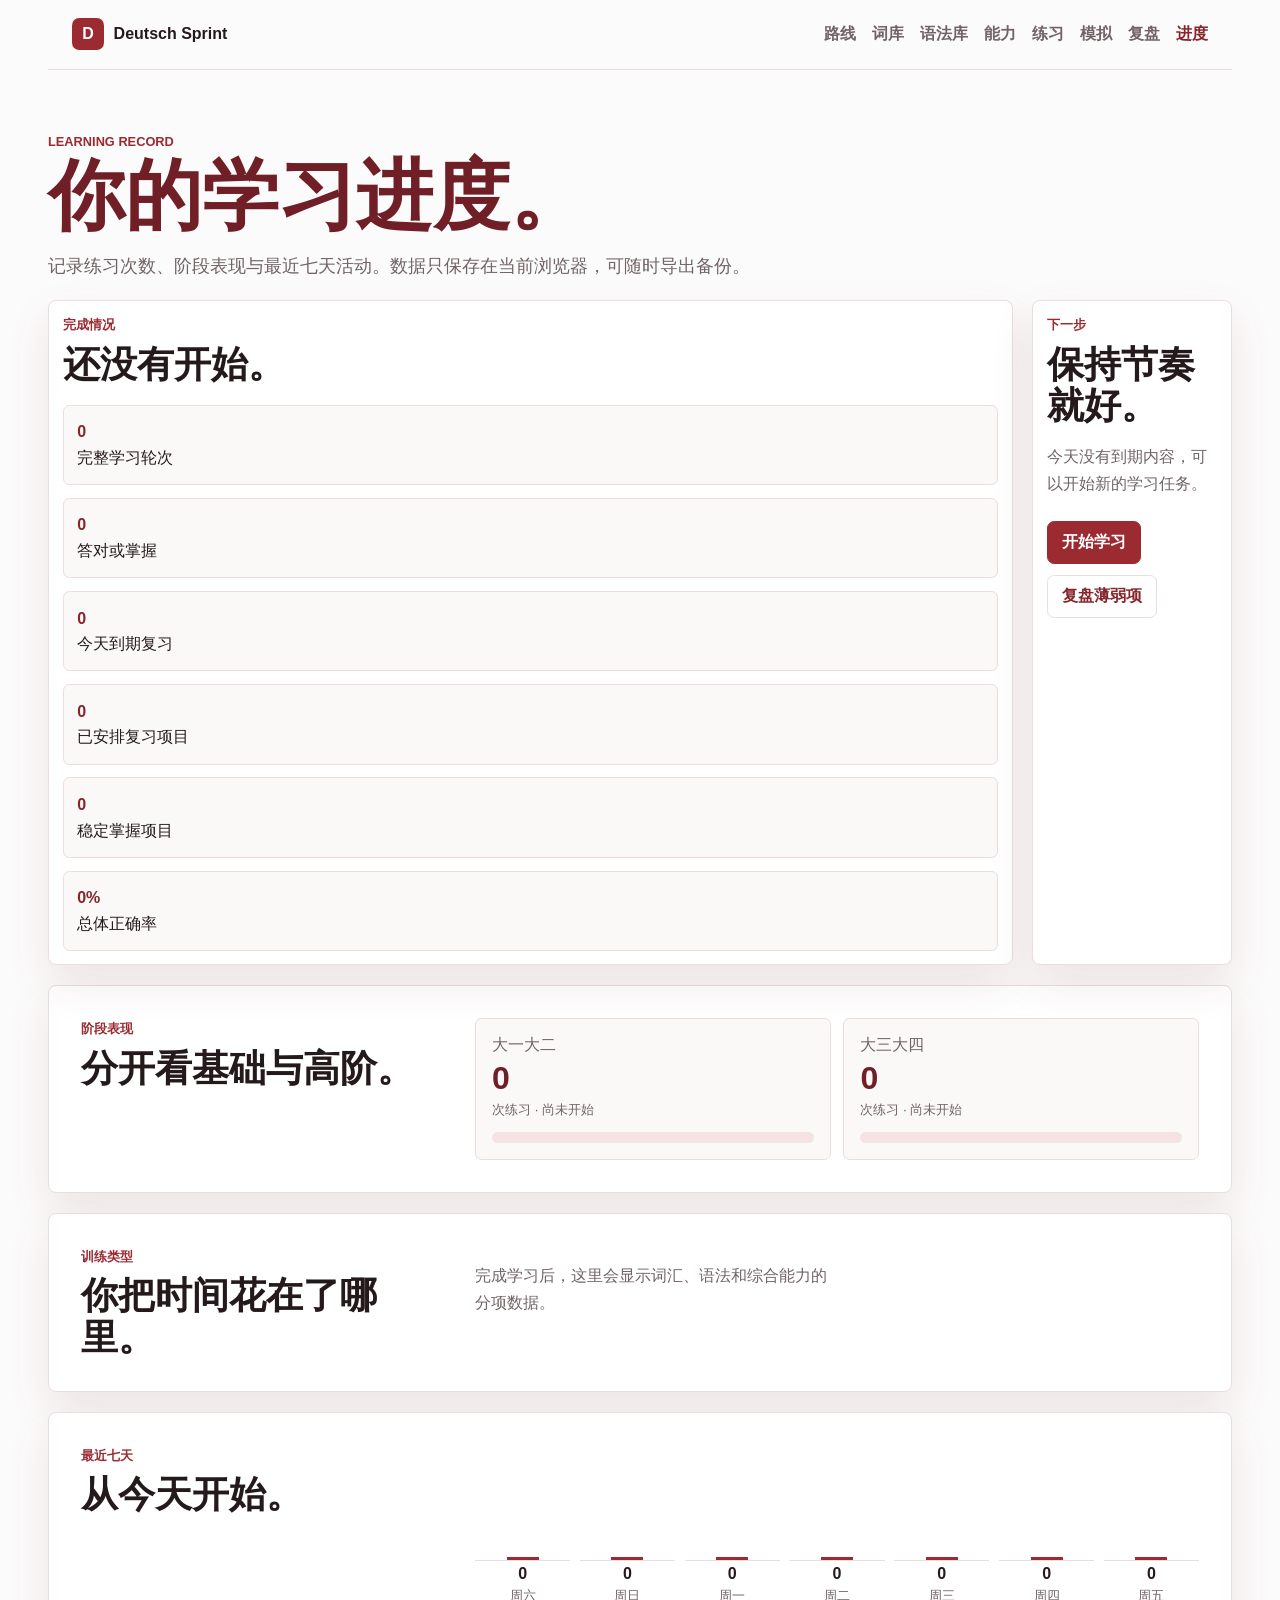
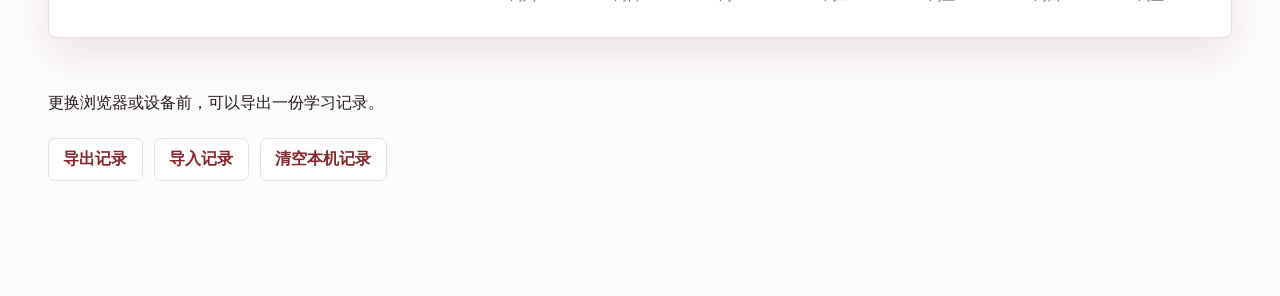
<file: progress.html>
<!doctype html>
<html lang="zh-CN">
<head>
  <meta charset="utf-8" />
  <meta name="viewport" content="width=device-width, initial-scale=1" />
  <title>进度 | Deutsch Sprint</title>
  <link rel="stylesheet" href="learner.css" />
</head>
<body>
  <header class="topbar"><a class="brand" href="index.html"><span class="brand-mark">D</span>Deutsch Sprint</a><nav class="topnav"><a href="course.html">路线</a><a href="vocab.html">词库</a><a href="grammar.html">语法库</a><a href="skills.html">能力</a><a href="practice.html">练习</a><a href="mock.html">模拟</a><a href="review.html">复盘</a><a class="active" href="progress.html">进度</a></nav></header>
  <main class="page">
    <p class="eyebrow">LEARNING RECORD</p><h1>你的学习进度。</h1><p class="lead">记录练习次数、阶段表现与最近七天活动。数据只保存在当前浏览器，可随时导出备份。</p>
    <div class="study-grid">
      <section class="panel"><p class="eyebrow">完成情况</p><h2 id="progress-summary">还没有开始。</h2><ul class="details" id="progress-details"></ul></section>
      <aside class="panel"><p class="eyebrow">下一步</p><h2>保持节奏就好。</h2><p class="muted" id="next-step"></p><div class="actions"><a class="primary" id="daily-link" href="study.html?kind=daily">开始学习</a><a class="secondary" href="review.html">复盘薄弱项</a></div></aside>
    </div>
    <section class="panel progress-panel"><div><p class="eyebrow">阶段表现</p><h2>分开看基础与高阶。</h2></div><div class="progress-split" id="stage-breakdown"></div></section>
    <section class="panel progress-panel"><div><p class="eyebrow">训练类型</p><h2>你把时间花在了哪里。</h2></div><div class="progress-split" id="kind-breakdown"></div></section>
    <section class="panel progress-panel"><div><p class="eyebrow">最近七天</p><h2 id="streak-title">从今天开始。</h2></div><div class="activity-grid" id="activity-grid"></div></section>
    <section class="data-tools"><p>更换浏览器或设备前，可以导出一份学习记录。</p><div class="actions"><button class="secondary" id="export-progress" type="button">导出记录</button><label class="secondary file-button">导入记录<input id="import-progress" type="file" accept="application/json" /></label><button class="secondary" id="reset-progress" type="button">清空本机记录</button></div><p class="muted" id="data-feedback" aria-live="polite"></p></section>
  </main>
  <script src="learner.js"></script><script src="progress.js"></script>
</body>
</html>
</file>
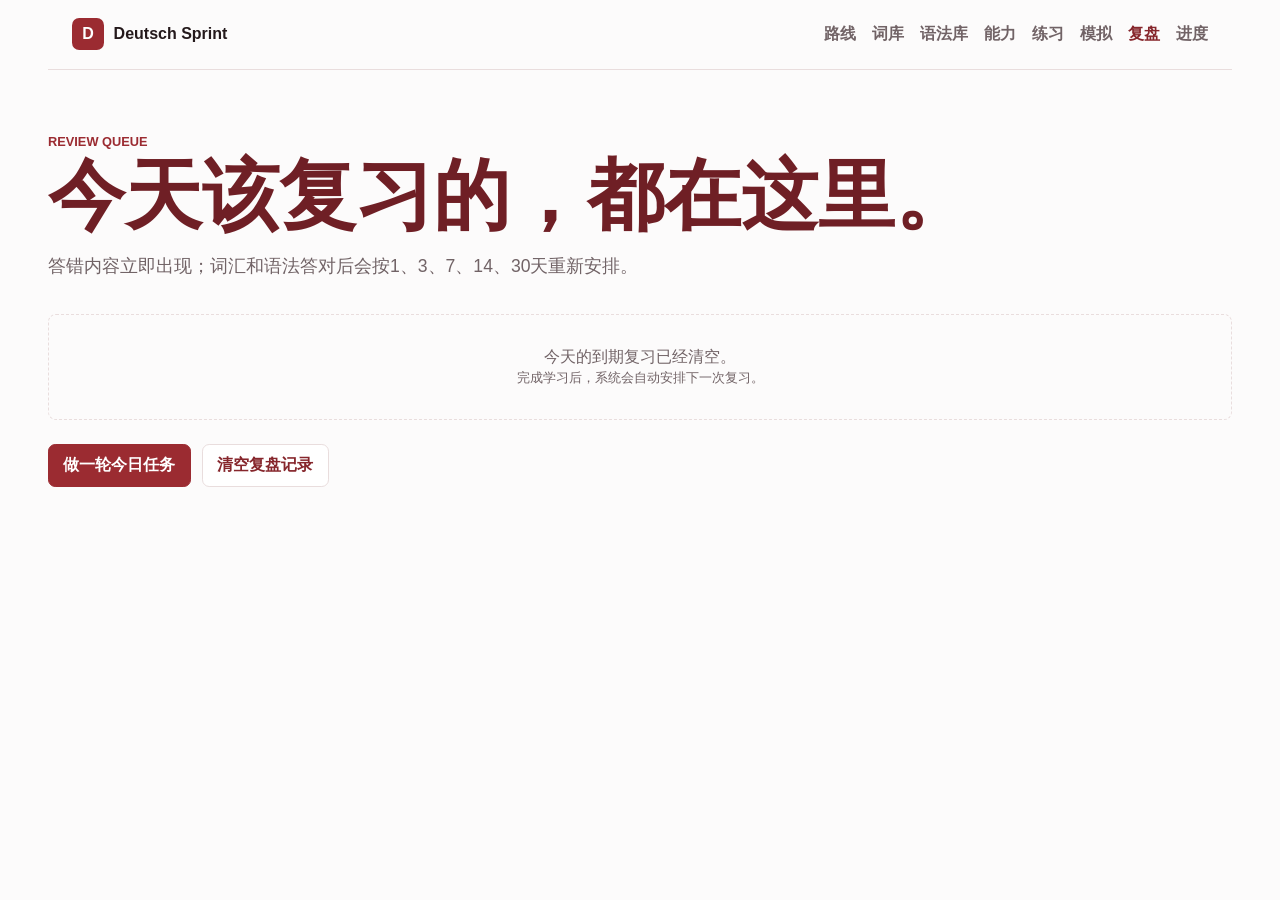
<file: review.html>
<!doctype html><html lang="zh-CN"><head><meta charset="utf-8" /><meta name="viewport" content="width=device-width, initial-scale=1" /><title>复盘 | Deutsch Sprint</title><link rel="stylesheet" href="learner.css" /></head><body>
<header class="topbar"><a class="brand" href="index.html"><span class="brand-mark">D</span>Deutsch Sprint</a><nav class="topnav"><a href="course.html">路线</a><a href="vocab.html">词库</a><a href="grammar.html">语法库</a><a href="skills.html">能力</a><a href="practice.html">练习</a><a href="mock.html">模拟</a><a class="active" href="review.html">复盘</a><a href="progress.html">进度</a></nav></header>
<main class="page"><p class="eyebrow">REVIEW QUEUE</p><h1>今天该复习的，都在这里。</h1><p class="lead">答错内容立即出现；词汇和语法答对后会按1、3、7、14、30天重新安排。</p><section class="review-list" id="review-list"></section><div class="actions"><a class="primary" href="study.html?kind=daily">做一轮今日任务</a><button class="secondary" id="clear-review" type="button">清空复盘记录</button></div></main><script src="learner.js"></script><script src="review.js"></script></body></html>
</file>
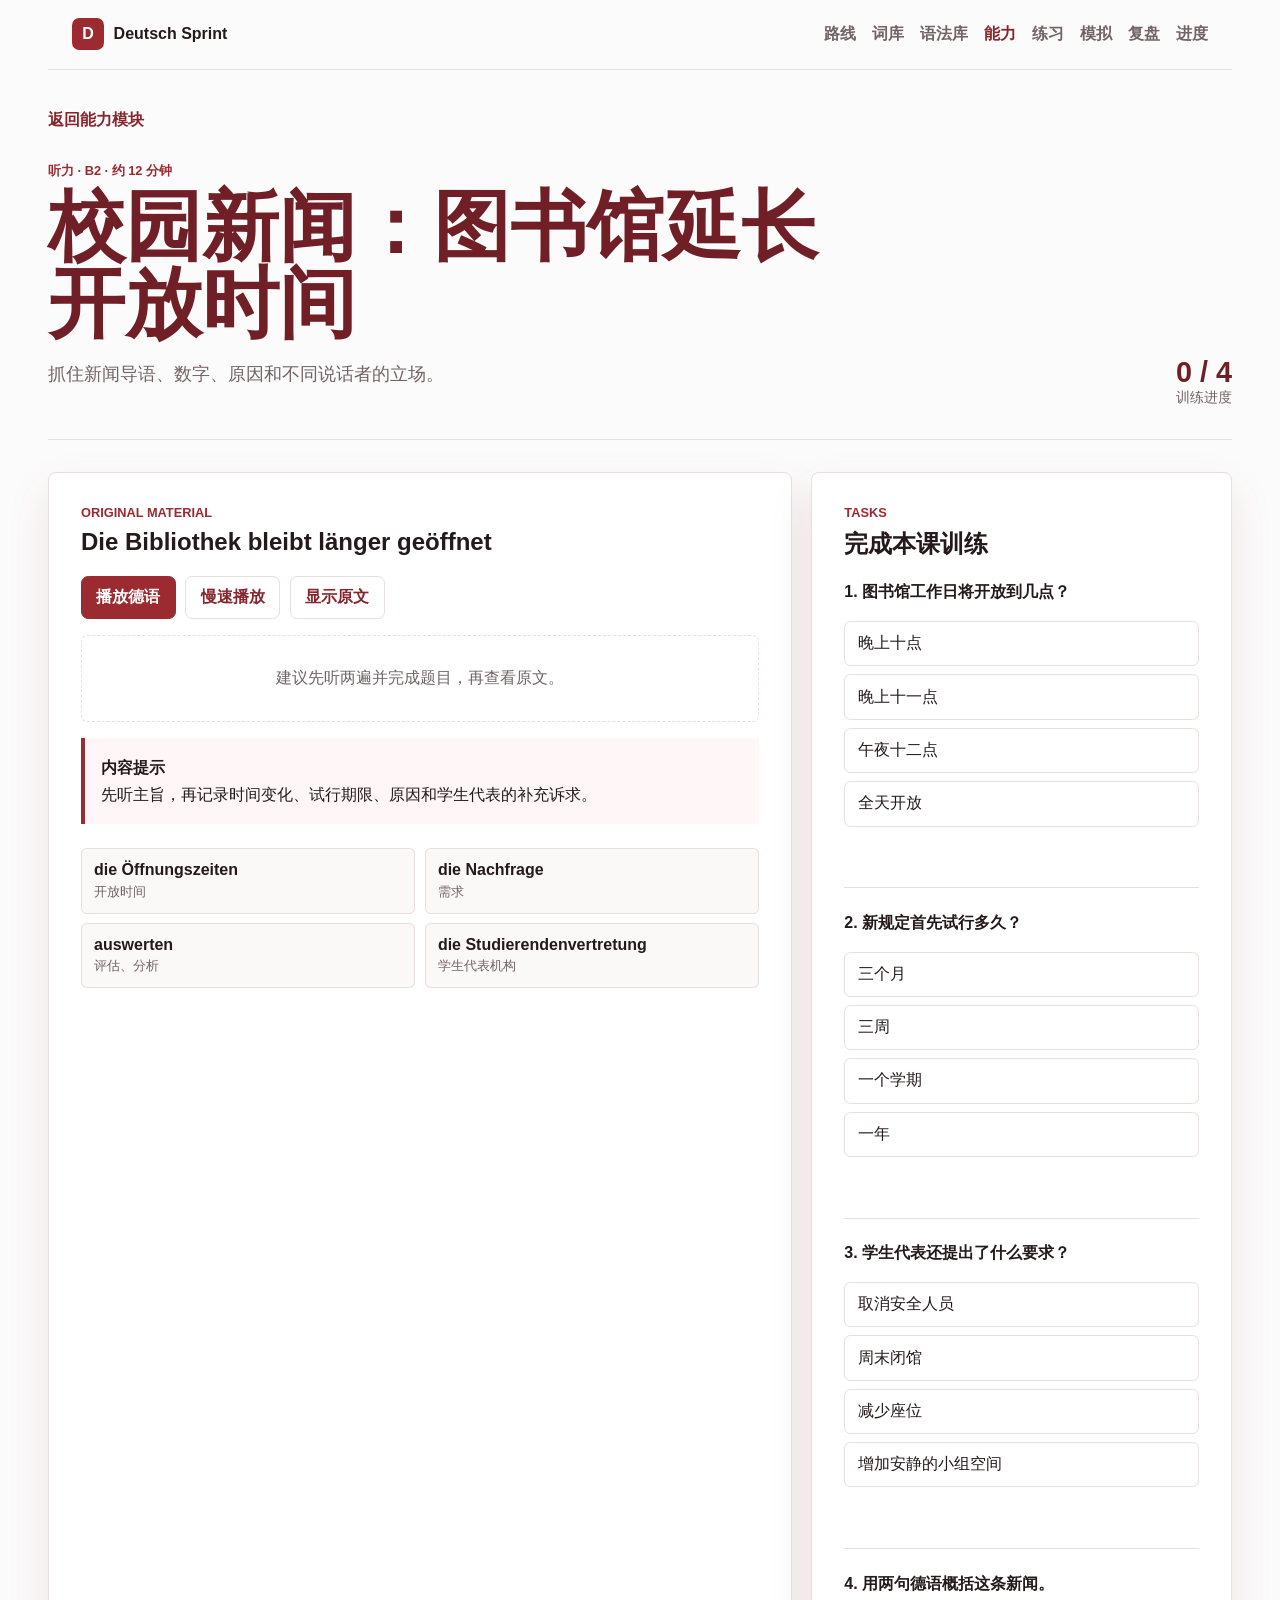
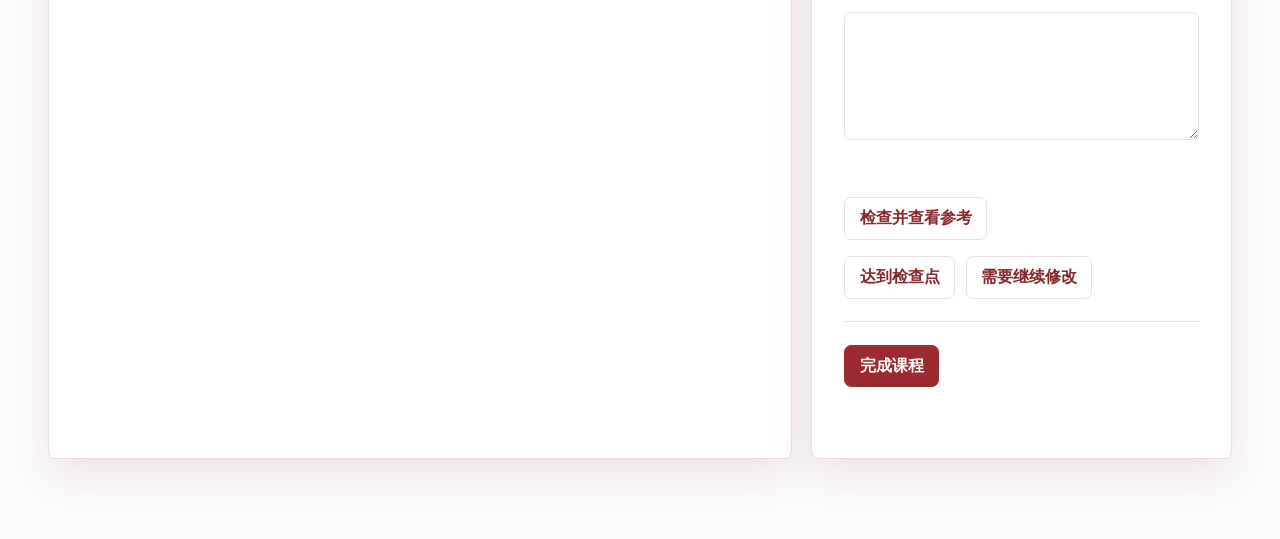
<file: skill.html>
<!doctype html>
<html lang="zh-CN">
<head>
  <meta charset="utf-8" />
  <meta name="viewport" content="width=device-width, initial-scale=1" />
  <title>能力训练 | Deutsch Sprint</title>
  <meta name="description" content="大学生德语听力、阅读、翻译、写作与国情互动训练。" />
  <link rel="stylesheet" href="learner.css" />
  <link rel="stylesheet" href="skill-detail.css" />
</head>
<body>
  <header class="topbar"><a class="brand" href="index.html"><span class="brand-mark">D</span>Deutsch Sprint</a><nav class="topnav"><a href="course.html">路线</a><a href="vocab.html">词库</a><a href="grammar.html">语法库</a><a class="active" href="skills.html">能力</a><a href="practice.html">练习</a><a href="mock.html">模拟</a><a href="review.html">复盘</a><a href="progress.html">进度</a></nav></header>
  <main class="page skill-page">
    <a class="back-link" href="skills.html">返回能力模块</a>
    <header class="skill-heading"><div><p class="eyebrow" id="skill-meta">TRAINING UNIT</p><h1 id="skill-title">正在载入课程</h1><p class="lead" id="skill-lead"></p></div><div class="skill-progress"><strong id="skill-step">0 / 0</strong><span>训练进度</span></div></header>
    <section id="skill-content" aria-live="polite"><div class="empty">正在载入训练内容…</div></section>
  </main>
  <script src="learner.js"></script><script src="skill.js"></script>
</body>
</html>
</file>
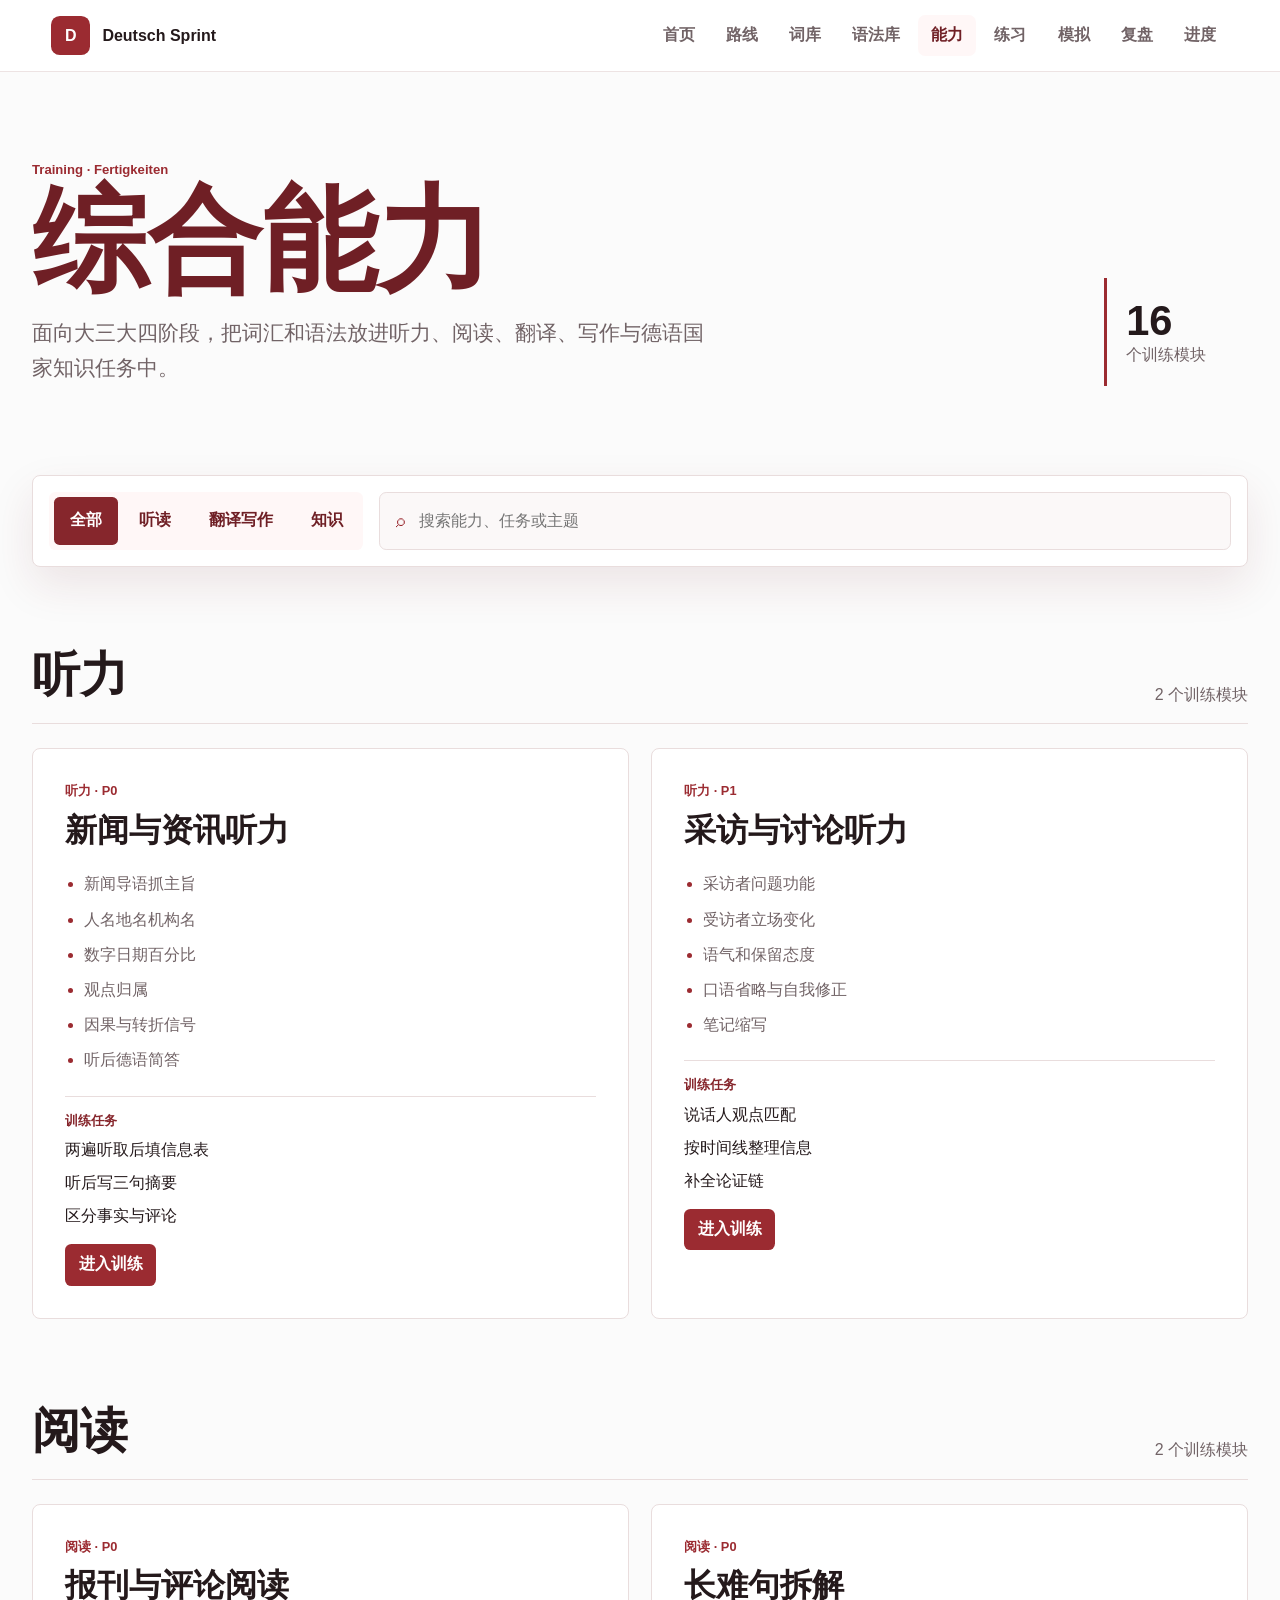
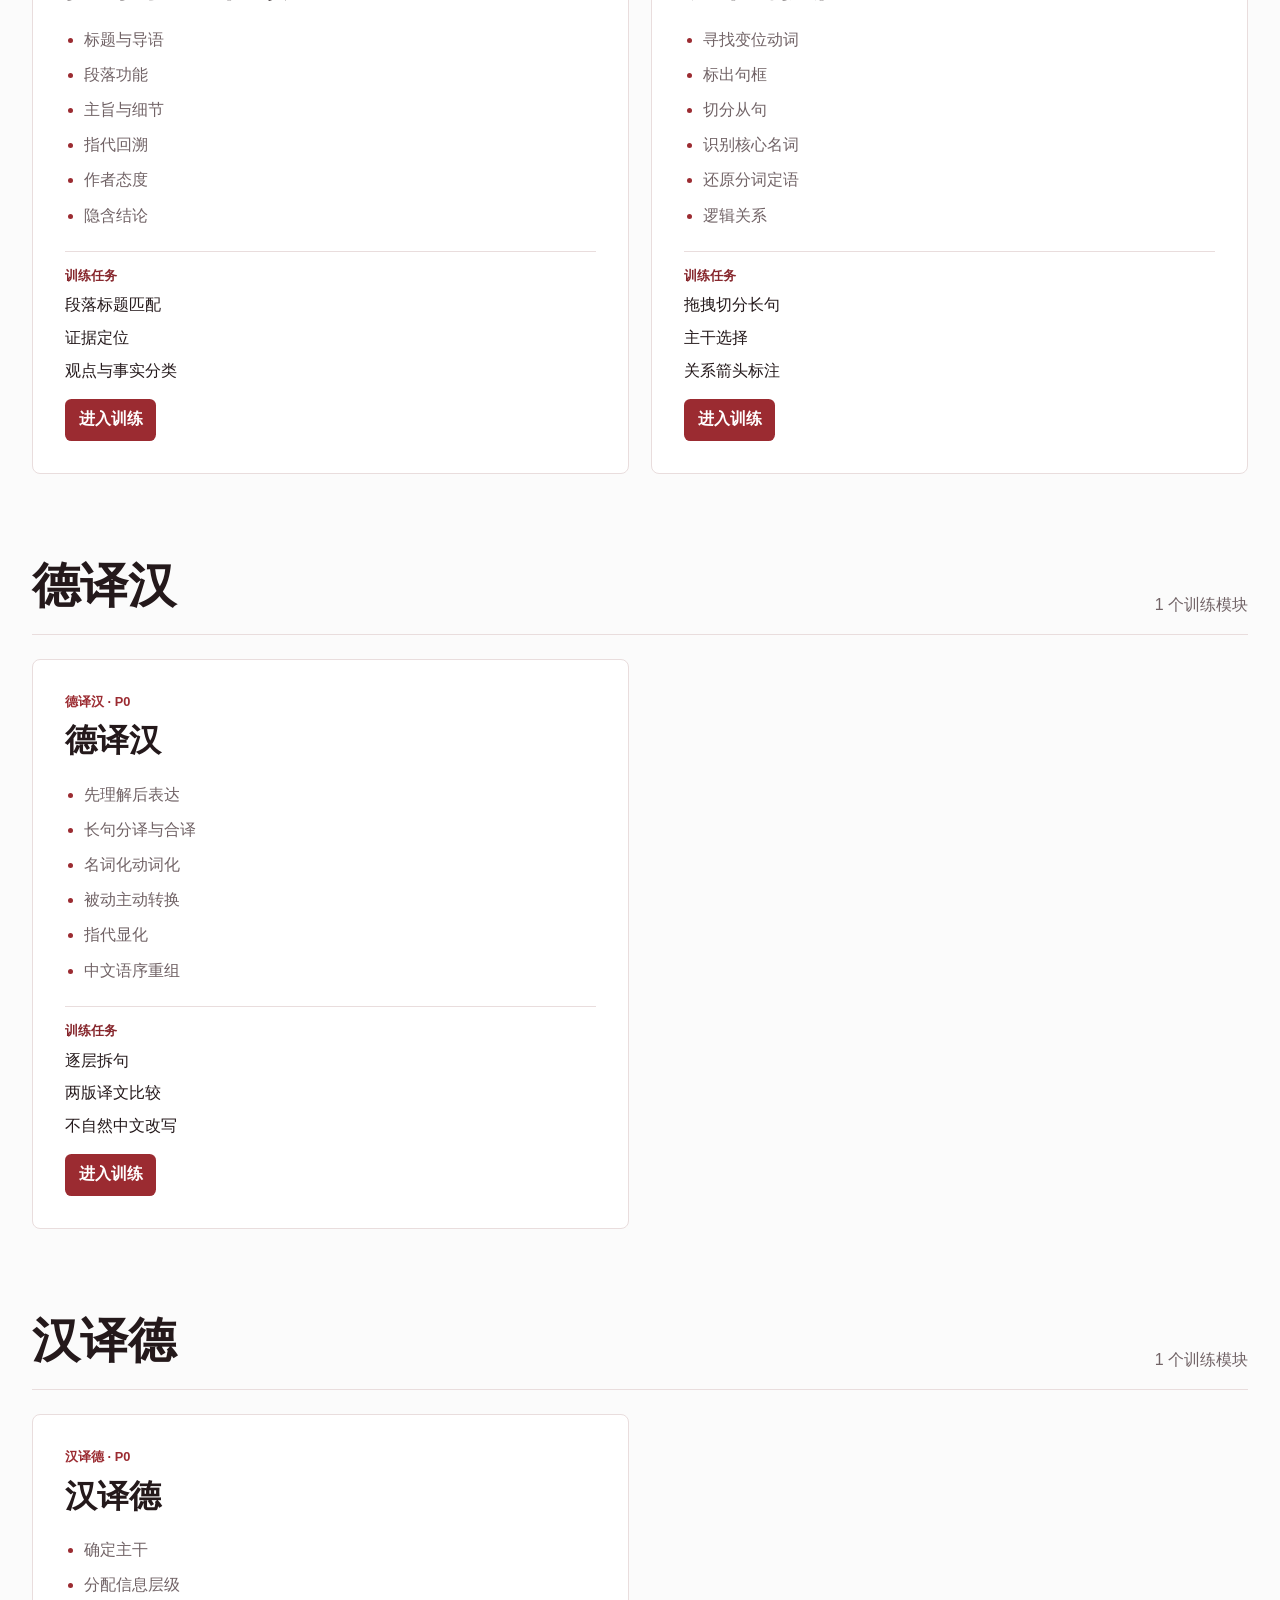
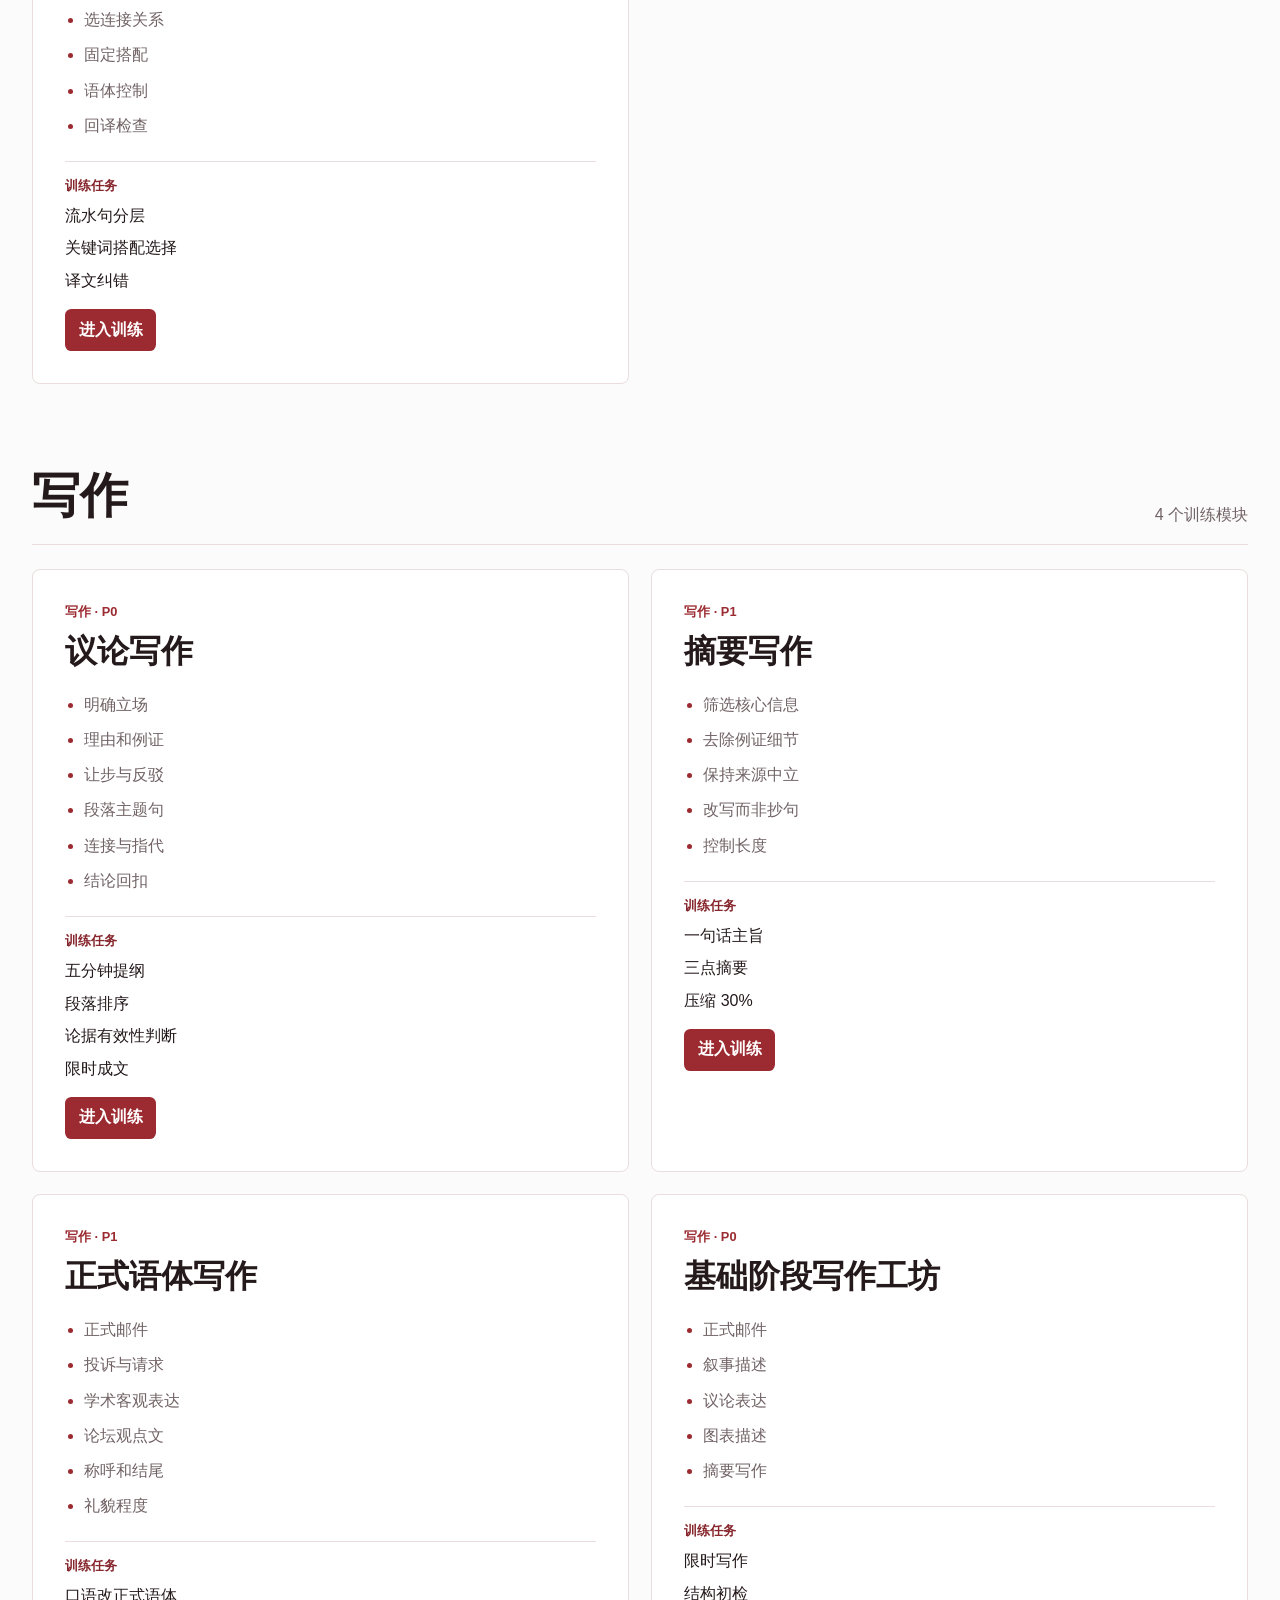
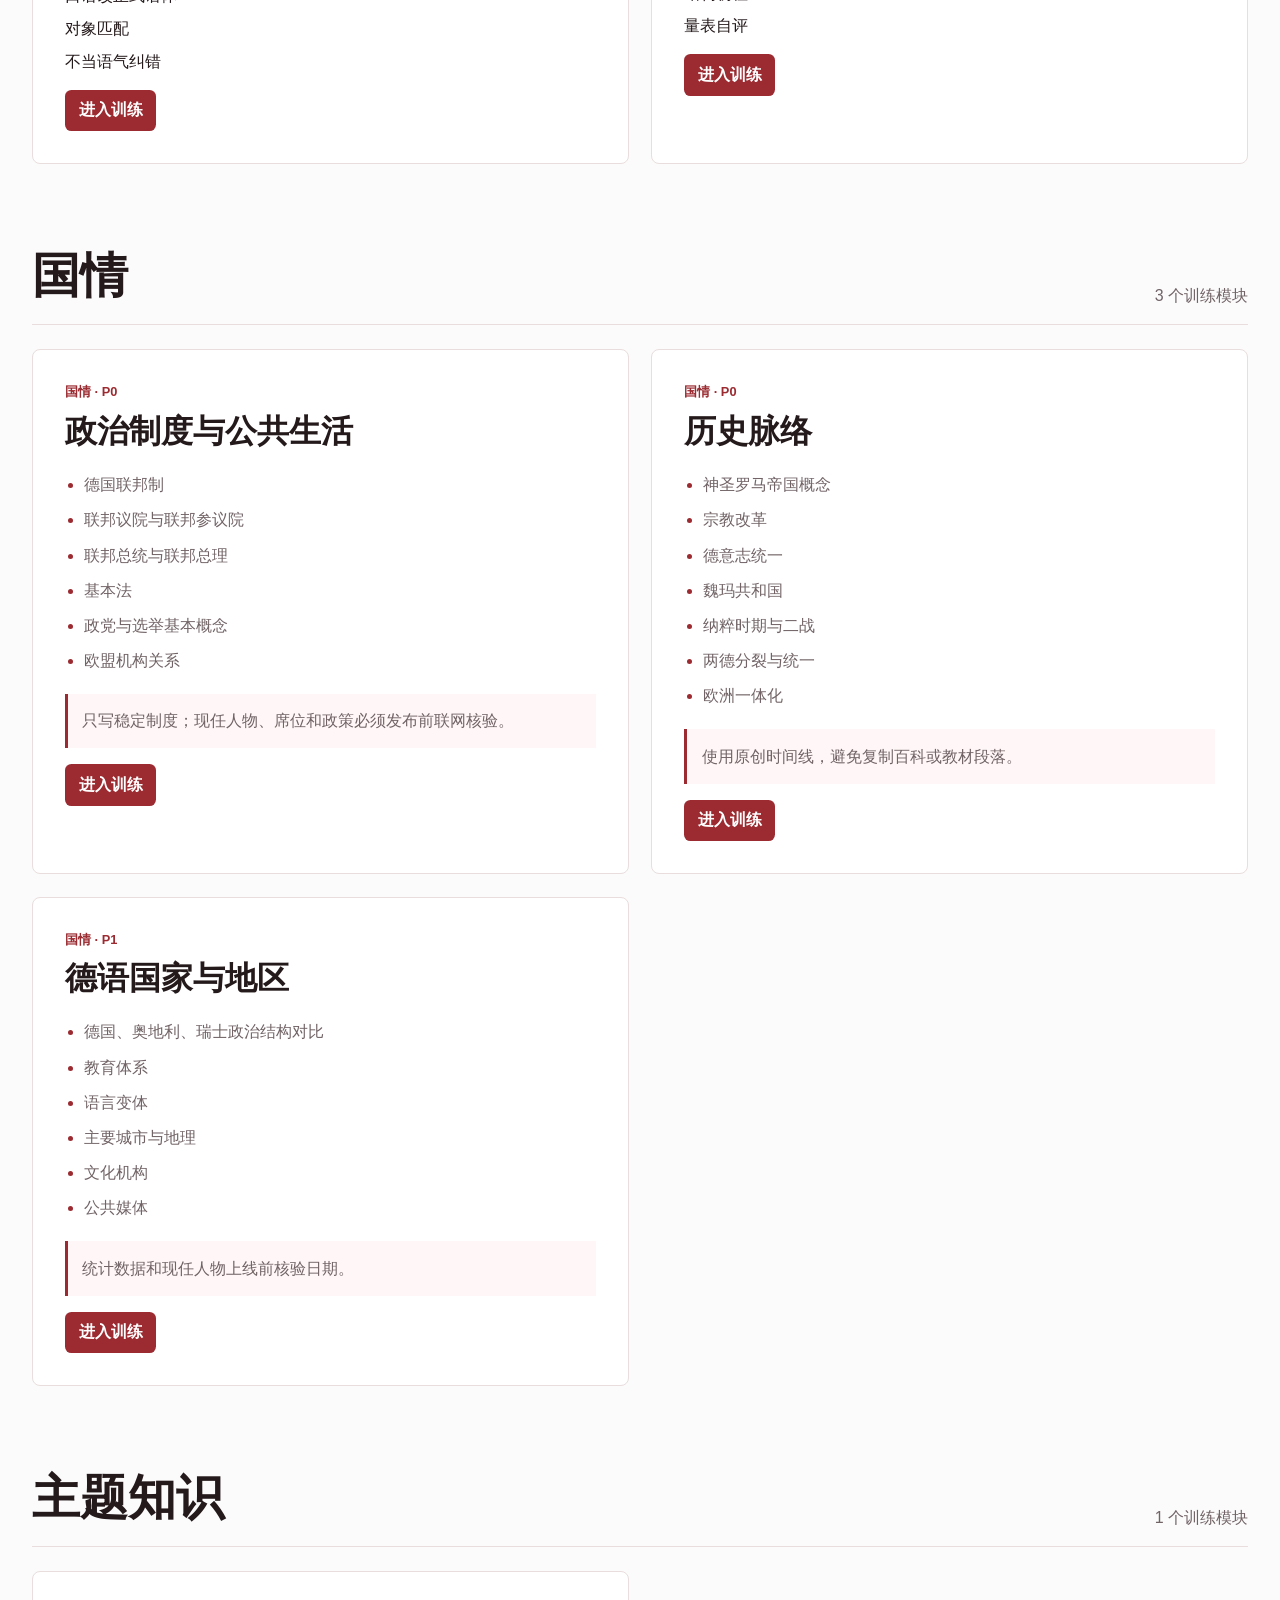
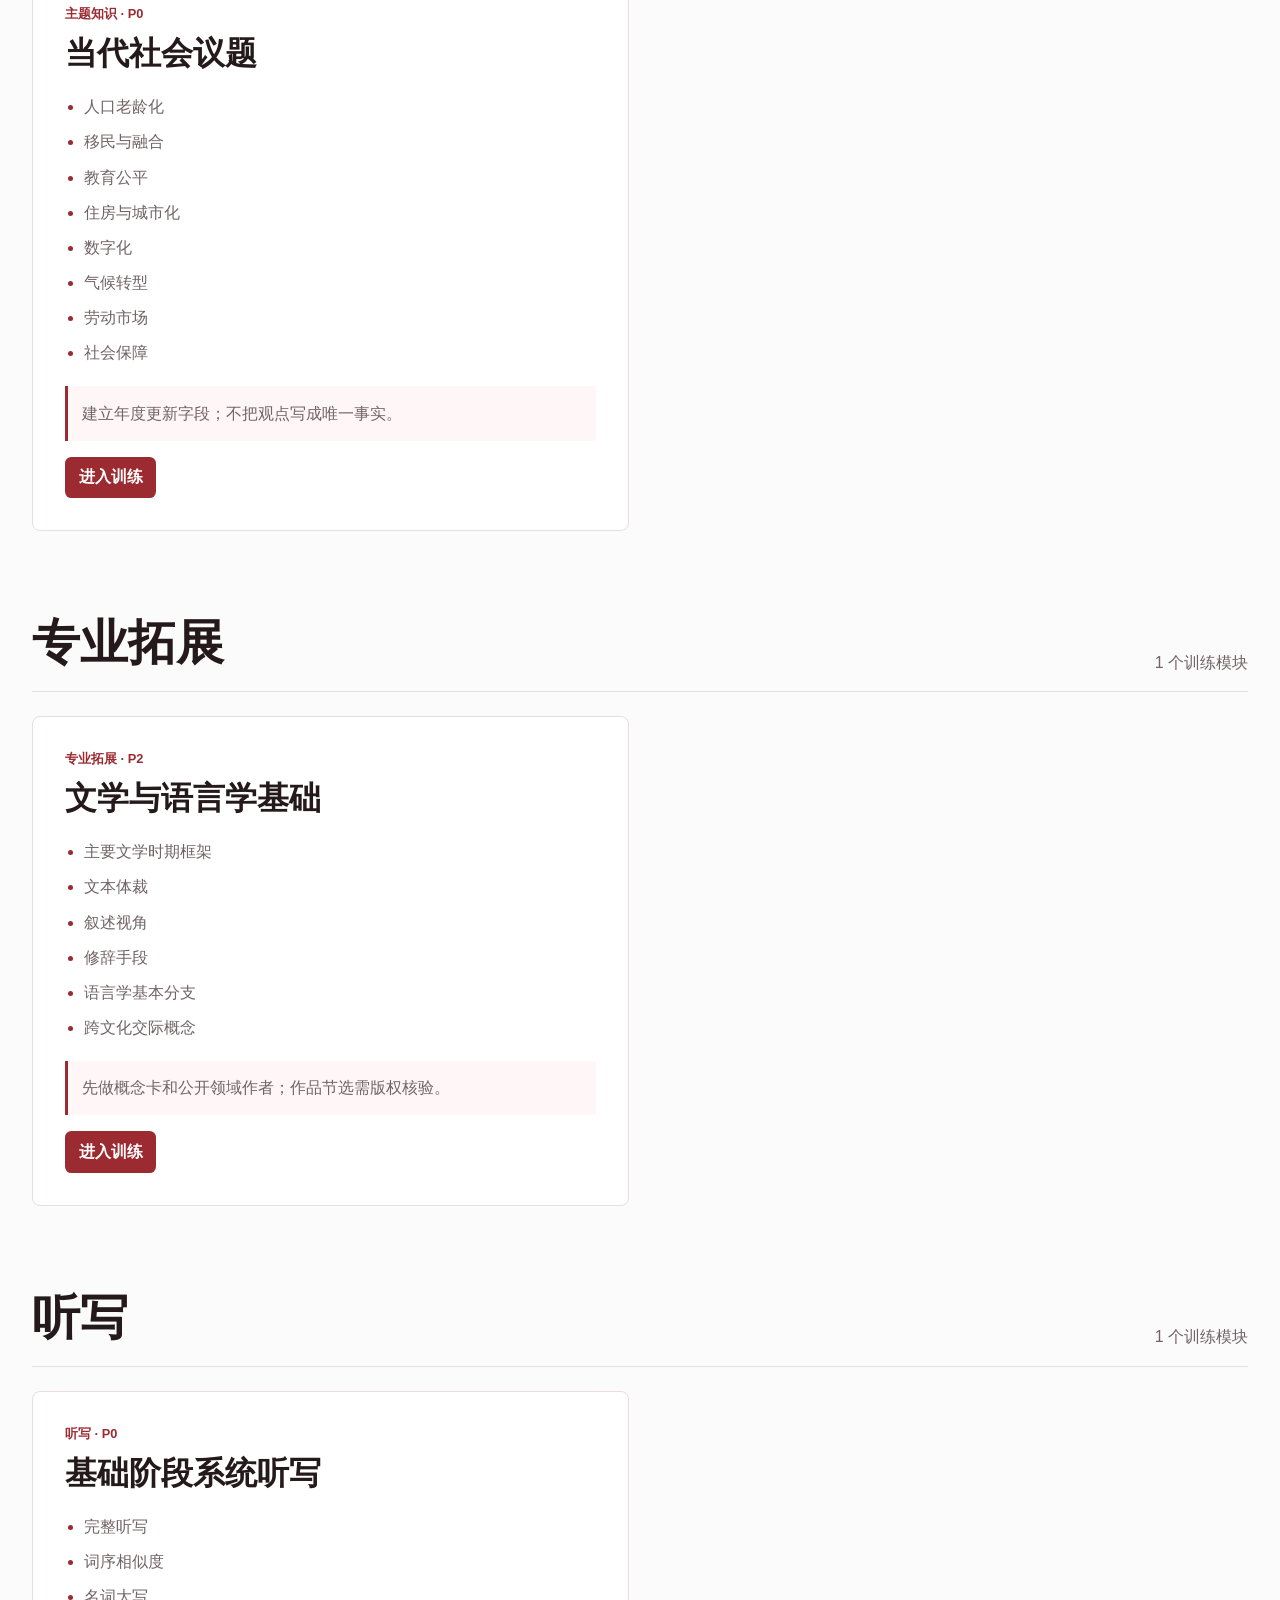
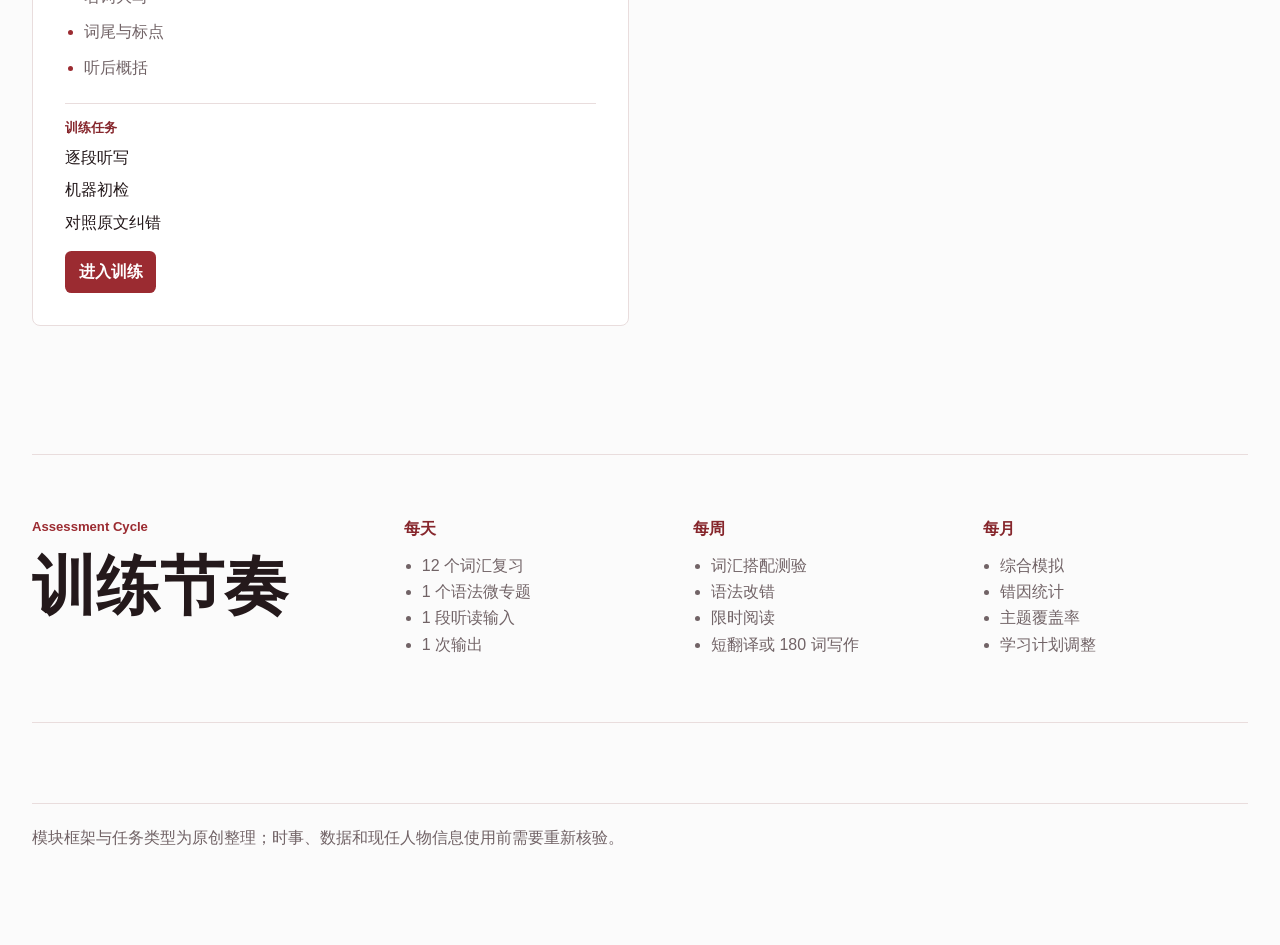
<file: skills.html>
<!doctype html>
<html lang="zh-CN">
  <head>
    <meta charset="utf-8" />
    <meta name="viewport" content="width=device-width, initial-scale=1" />
    <title>综合能力 | Deutsch Sprint</title>
    <meta name="description" content="Deutsch Sprint 大学生德语听力、阅读、翻译、写作与德语国家知识模块。" />
    <link rel="stylesheet" href="library.css" />
    <link rel="stylesheet" href="skills.css" />
  </head>
  <body>
    <header class="library-nav">
      <a class="library-brand" href="index.html"><span class="brand-mark">D</span>Deutsch Sprint</a>
      <nav class="library-nav-links" aria-label="资料库导航">
        <a href="index.html">首页</a>
        <a href="course.html">路线</a>
        <a href="vocab.html">词库</a>
        <a href="grammar.html">语法库</a>
        <a class="active" href="skills.html">能力</a>
        <a href="practice.html">练习</a>
        <a href="mock.html">模拟</a>
        <a href="review.html">复盘</a>
        <a href="progress.html">进度</a>
      </nav>
    </header>
    <main class="library-main">
      <section class="library-hero">
        <div>
          <p class="eyebrow">Training · Fertigkeiten</p>
          <h1>综合能力</h1>
          <p>面向大三大四阶段，把词汇和语法放进听力、阅读、翻译、写作与德语国家知识任务中。</p>
        </div>
        <div class="library-count" aria-live="polite">
          <strong id="skills-count">0</strong>
          <span>个训练模块</span>
        </div>
      </section>
      <section class="library-toolbar" aria-label="能力模块筛选">
        <div class="stage-switcher" role="tablist" aria-label="能力类别">
          <button class="stage-filter active" type="button" data-skill-filter="all" aria-selected="true">全部</button>
          <button class="stage-filter" type="button" data-skill-filter="input" aria-selected="false">听读</button>
          <button class="stage-filter" type="button" data-skill-filter="output" aria-selected="false">翻译写作</button>
          <button class="stage-filter" type="button" data-skill-filter="knowledge" aria-selected="false">知识</button>
        </div>
        <label class="search-box">
          <span aria-hidden="true">⌕</span>
          <input id="skills-search" type="search" placeholder="搜索能力、任务或主题" autocomplete="off" />
        </label>
      </section>
      <div class="library-results" id="skills-results"><div class="empty-state">正在载入能力模块…</div></div>
      <section class="assessment-cycle" id="assessment-cycle" aria-label="训练节奏"></section>
      <footer class="library-footer">模块框架与任务类型为原创整理；时事、数据和现任人物信息使用前需要重新核验。</footer>
    </main>
    <script src="skills.js"></script>
  </body>
</html>
</file>
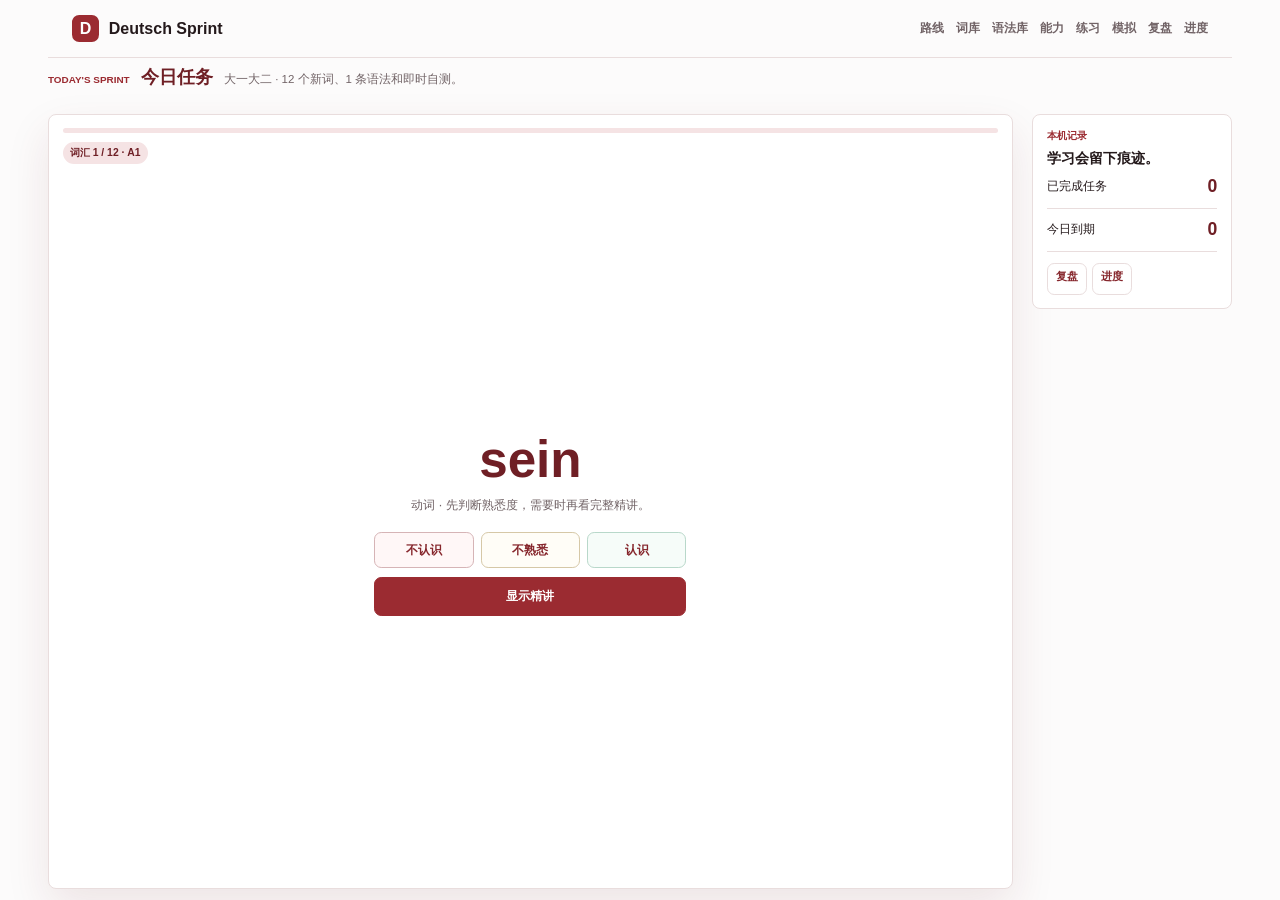
<file: study.html>
<!doctype html>
<html lang="zh-CN">
  <head>
    <meta charset="utf-8" />
    <meta name="viewport" content="width=device-width, initial-scale=1" />
    <title>学习 | Deutsch Sprint</title>
    <link rel="stylesheet" href="learner.css" />
    <link rel="stylesheet" href="cia.css" />
  </head>
  <body class="study-focus">
    <header class="topbar">
      <a class="brand" href="index.html"><span class="brand-mark">D</span>Deutsch Sprint</a>
      <nav class="topnav">
        <a href="course.html">路线</a><a href="vocab.html">词库</a><a href="grammar.html">语法库</a>
        <a href="skills.html">能力</a><a href="practice.html">练习</a><a href="mock.html">模拟</a>
        <a href="review.html">复盘</a><a href="progress.html">进度</a>
      </nav>
    </header>
    <main class="page">
      <header class="study-page-head">
        <p class="eyebrow" id="study-kicker">TODAY'S SPRINT</p>
        <h1 id="study-title">今日任务</h1>
        <p class="lead" id="study-lead">完成到期复习、新词学习、规则应用与迁移造句。</p>
      </header>
      <div class="study-grid">
        <section class="panel" id="lesson-panel"></section>
        <aside class="panel study-stats">
          <p class="eyebrow">本机记录</p>
          <h2>学习会留下痕迹。</h2>
          <div class="stat"><span>已完成任务</span><strong id="total-tasks">0</strong></div>
          <div class="stat"><span>今日到期</span><strong id="review-count">0</strong></div>
          <div class="actions"><a class="secondary" href="review.html">复盘</a><a class="secondary" href="progress.html">进度</a></div>
        </aside>
      </div>
    </main>
    <script src="learner.js"></script><script src="cia.js"></script><script src="study.js"></script>
  </body>
</html>
</file>
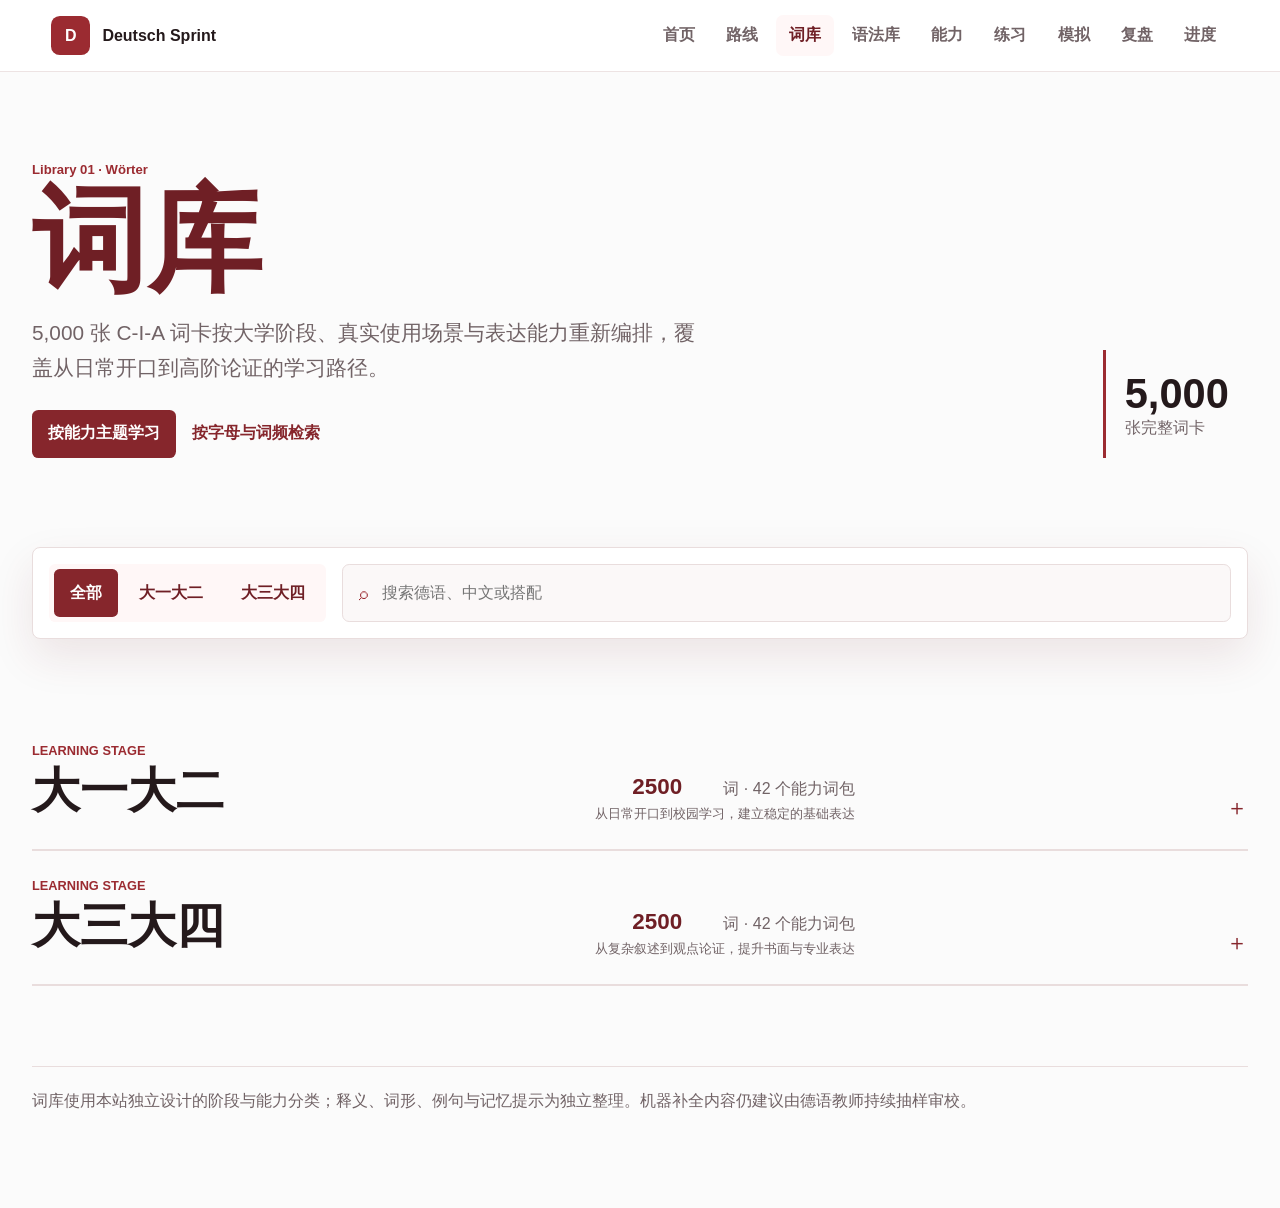
<file: vocab.html>
<!doctype html>
<html lang="zh-CN">
  <head>
    <meta charset="utf-8" />
    <meta name="viewport" content="width=device-width, initial-scale=1" />
    <title>词库 | Deutsch Sprint</title>
    <meta name="description" content="Deutsch Sprint 大学生德语分阶段词库。" />
    <link rel="stylesheet" href="library.css" />
    <link rel="stylesheet" href="cia.css" />
  </head>
  <body data-library="vocab">
    <header class="library-nav">
      <a class="library-brand" href="index.html"><span class="brand-mark">D</span>Deutsch Sprint</a>
      <nav class="library-nav-links" aria-label="资料库导航">
        <a href="index.html">首页</a>
        <a href="course.html">路线</a>
        <a class="active" href="vocab.html">词库</a>
        <a href="grammar.html">语法库</a>
        <a href="skills.html">能力</a>
        <a href="practice.html">练习</a>
        <a href="mock.html">模拟</a>
        <a href="review.html">复盘</a>
        <a href="progress.html">进度</a>
      </nav>
    </header>
    <main class="library-main">
      <section class="library-hero">
        <div>
          <p class="eyebrow">Library 01 · Wörter</p>
          <h1>词库</h1>
          <p>5,000 张 C-I-A 词卡按大学阶段、真实使用场景与表达能力重新编排，覆盖从日常开口到高阶论证的学习路径。</p>
          <div class="library-actions"><a class="primary-link" href="#library-results">按能力主题学习</a><a class="text-link" href="lexicon.html">按字母与词频检索</a></div>
        </div>
        <div class="library-count" aria-live="polite">
          <strong id="library-count-number">0</strong>
          <span id="library-count-label">个学习词条</span>
        </div>
      </section>
      <section class="library-toolbar" aria-label="词库筛选">
        <div class="stage-switcher" role="tablist" aria-label="学习阶段">
          <button class="stage-filter active" type="button" data-stage="all" aria-selected="true">全部</button>
          <button class="stage-filter" type="button" data-stage="foundation" aria-selected="false">大一大二</button>
          <button class="stage-filter" type="button" data-stage="advanced" aria-selected="false">大三大四</button>
        </div>
        <label class="search-box">
          <span aria-hidden="true">⌕</span>
          <input id="library-search" type="search" placeholder="搜索德语、中文或搭配" autocomplete="off" />
        </label>
      </section>
      <div class="library-results" id="library-results"><div class="empty-state">正在载入词库…</div></div>
      <footer class="library-footer">词库使用本站独立设计的阶段与能力分类；释义、词形、例句与记忆提示为独立整理。机器补全内容仍建议由德语教师持续抽样审校。</footer>
    </main>
    <script src="cia.js"></script>
    <script src="library.js"></script>
  </body>
</html>
</file>
<file: styles.css>
:root {
  color-scheme: light;
  --red-900: #6f1f25;
  --red-800: #86262c;
  --red-700: #9b2b31;
  --red-600: #ad383d;
  --red-100: #f5e3e4;
  --red-050: #fff7f7;
  --ink: #24191b;
  --muted: #716366;
  --line: #e9dddd;
  --paper: #ffffff;
  --soft: #fbf8f8;
  --success: #1f8a5b;
  --shadow: 0 18px 44px rgba(111, 31, 37, 0.1);
}

* {
  box-sizing: border-box;
}

html {
  scroll-behavior: smooth;
}

body {
  margin: 0;
  min-height: 100vh;
  font-family:
    Inter, "PingFang SC", "Microsoft YaHei", Arial, sans-serif;
  color: var(--ink);
  background: #fbfbfb;
}

button,
a {
  font: inherit;
}

button {
  cursor: pointer;
}

.app-shell {
  display: grid;
  grid-template-columns: 18rem minmax(0, 1fr);
  min-height: 100vh;
}

.sidebar {
  position: sticky;
  top: 0;
  align-self: start;
  height: 100vh;
  padding: 1.5rem;
  border-right: 1px solid var(--line);
  background: rgba(255, 255, 255, 0.92);
  backdrop-filter: blur(20px);
}

.brand {
  display: flex;
  align-items: center;
  gap: 0.8rem;
  color: var(--ink);
  text-decoration: none;
}

.brand-mark {
  display: grid;
  width: 2.8rem;
  height: 2.8rem;
  place-items: center;
  border-radius: 0.7rem;
  color: white;
  background: var(--red-700);
  font-weight: 800;
  box-shadow: 0 10px 24px rgba(111, 31, 37, 0.18);
}

.brand strong,
.brand small {
  display: block;
}

.brand small {
  margin-top: 0.15rem;
  color: var(--muted);
  font-size: 0.78rem;
}

.nav-list {
  display: grid;
  gap: 0.4rem;
  margin-top: 2rem;
}

.nav-link {
  display: flex;
  align-items: center;
  gap: 0.75rem;
  min-height: 2.75rem;
  padding: 0.7rem 0.85rem;
  border-radius: 0.5rem;
  color: var(--muted);
  text-decoration: none;
}

.nav-link span {
  display: grid;
  width: 1.35rem;
  place-items: center;
  color: var(--red-700);
}

.nav-link:hover,
.nav-link.active {
  color: var(--red-900);
  background: var(--red-050);
}

.sidebar-note {
  margin-top: 2rem;
  padding: 1rem;
  border: 1px solid var(--line);
  border-radius: 0.5rem;
  background: var(--soft);
}

.note-label,
.section-kicker,
.status-pill,
.count-badge {
  letter-spacing: 0;
  font-size: 0.78rem;
  font-weight: 800;
}

.note-label,
.section-kicker {
  color: var(--red-700);
}

.sidebar-note p {
  margin: 0.55rem 0 0;
  color: var(--muted);
  line-height: 1.6;
  font-size: 0.92rem;
}

.main-content {
  width: min(82rem, 100%);
  margin: 0 auto;
  padding: 1.5rem;
}

.eyebrow,
.section-kicker {
  margin: 0 0 0.45rem;
}

.intro-screen {
  position: relative;
  display: grid;
  min-height: calc(100vh - 3rem);
  align-items: center;
  padding: 4rem 0;
}

.intro-copy {
  max-width: 54rem;
}

.intro-copy h1 {
  margin: 0;
  color: var(--red-900);
  font-size: clamp(4.2rem, 11vw, 9rem);
  line-height: 0.9;
  letter-spacing: 0;
}

.intro-copy p:not(.eyebrow) {
  max-width: 40rem;
  margin: 1.2rem 0 0;
  color: var(--muted);
  font-size: clamp(1.1rem, 2vw, 1.55rem);
  line-height: 1.55;
}

.intro-actions,
.card-actions {
  display: flex;
  align-items: center;
  gap: 0.65rem;
  flex-wrap: wrap;
}

.intro-actions {
  margin-top: 2rem;
}

.text-link {
  color: var(--red-800);
  font-weight: 900;
  text-decoration: none;
}

.text-link:hover {
  text-decoration: underline;
}

.scroll-cue {
  position: absolute;
  right: 2rem;
  bottom: 2rem;
  display: grid;
  width: 2.2rem;
  height: 3.5rem;
  place-items: start center;
  border: 1px solid var(--line);
  border-radius: 999px;
}

.scroll-cue span {
  width: 0.35rem;
  height: 0.35rem;
  margin-top: 0.7rem;
  border-radius: 50%;
  background: var(--red-800);
  animation: cueDrop 1.8s ease-in-out infinite;
}

@keyframes cueDrop {
  0%,
  100% {
    transform: translateY(0);
    opacity: 0.35;
  }
  50% {
    transform: translateY(1.1rem);
    opacity: 1;
  }
}

.icon-button,
.primary-button,
.ghost-button,
.danger-button,
.neutral-button,
.success-button {
  min-height: 2.6rem;
  border: 1px solid transparent;
  border-radius: 0.5rem;
  padding: 0.65rem 0.95rem;
  font-weight: 800;
}

.icon-button {
  width: 2.6rem;
  padding: 0;
  border-color: var(--line);
  color: var(--red-800);
  background: white;
}

.primary-button {
  display: inline-flex;
  align-items: center;
  justify-content: center;
  color: white;
  background: var(--red-700);
  text-decoration: none;
  box-shadow: 0 10px 24px rgba(111, 31, 37, 0.18);
}

.primary-button:hover {
  background: var(--red-800);
}

.ghost-button,
.neutral-button {
  display: inline-flex;
  align-items: center;
  justify-content: center;
  color: var(--red-800);
  border-color: var(--line);
  background: white;
  text-decoration: none;
}

.danger-button {
  color: var(--red-800);
  background: var(--red-100);
}

.success-button {
  color: white;
  background: var(--success);
}

.stage-picker {
  display: grid;
  grid-template-columns: minmax(0, 0.85fr) minmax(18rem, 0.35fr) minmax(0, 1fr);
  gap: 1rem;
  align-items: stretch;
  margin-top: 3.5rem;
  padding: 1.2rem;
  border: 1px solid var(--line);
  border-radius: 0.5rem;
  background: white;
  box-shadow: var(--shadow);
}

.reveal-section,
.module-card {
  transform: translateY(3rem);
  opacity: 0;
  transition:
    opacity 700ms ease,
    transform 700ms cubic-bezier(0.2, 0.8, 0.2, 1);
}

.reveal-section.in-view,
.module-card.in-view {
  transform: translateY(0);
  opacity: 1;
}

.stage-picker-copy {
  padding: 1rem;
}

.stage-picker-copy h2 {
  max-width: 30rem;
  margin: 0;
  font-size: clamp(1.8rem, 3vw, 3.4rem);
  line-height: 1.04;
  letter-spacing: 0;
}

.stage-picker-copy p:not(.section-kicker) {
  max-width: 28rem;
  margin: 1rem 0 0;
  color: var(--muted);
  line-height: 1.75;
}

.stage-switcher {
  display: flex;
  align-self: center;
  gap: 0.35rem;
  padding: 0.35rem;
  border: 1px solid var(--line);
  border-radius: 0.5rem;
  background: var(--red-050);
}

.stage-tab {
  flex: 1;
  min-height: 3.1rem;
  border: 0;
  border-radius: 0.38rem;
  color: var(--red-900);
  background: transparent;
  font-weight: 900;
}

.stage-tab.active {
  color: white;
  background: var(--red-800);
  box-shadow: 0 10px 22px rgba(111, 31, 37, 0.18);
}

.stage-focus {
  min-height: 20rem;
  padding: 2rem;
  border-radius: 0.45rem;
  color: white;
  background: var(--red-800);
}

.stage-detail {
  display: none;
}

.stage-detail.active {
  display: block;
}

.stage-detail h3 {
  max-width: 34rem;
  margin: 4.5rem 0 0;
  font-size: clamp(2rem, 4vw, 4rem);
  line-height: 1.02;
  letter-spacing: 0;
}

.stage-detail p {
  max-width: 34rem;
  margin: 1.1rem 0 0;
  color: rgba(255, 255, 255, 0.82);
  line-height: 1.8;
}

.inverted-link {
  display: inline-flex;
  margin-top: 1.4rem;
  color: white;
  font-weight: 900;
  text-decoration: none;
}

.inverted-link:hover { text-decoration: underline; }

.stage-number {
  display: block;
  font-size: 0.95rem;
  font-weight: 900;
}

.library-block {
  display: grid;
  grid-template-columns: minmax(0, 0.82fr) minmax(0, 1.18fr);
  gap: clamp(1.5rem, 4vw, 3.5rem);
  align-items: stretch;
  margin-top: 6rem;
  padding: clamp(1.4rem, 3vw, 2.4rem);
  border: 1px solid var(--line);
  border-radius: 0.5rem;
  background: white;
  box-shadow: var(--shadow);
}

.library-copy {
  display: flex;
  flex-direction: column;
  justify-content: space-between;
  min-height: 24rem;
}

.library-copy h2 {
  max-width: 36rem;
  margin: 0;
  color: var(--red-900);
  font-size: clamp(2.35rem, 5vw, 5.4rem);
  line-height: 0.98;
  letter-spacing: 0;
}

.library-copy p:not(.section-kicker) {
  max-width: 34rem;
  margin: 1.1rem 0 0;
  color: var(--muted);
  line-height: 1.8;
}

.source-note {
  margin-top: 2rem;
  padding-top: 1.2rem;
  border-top: 1px solid var(--line);
}

.source-note span,
.library-columns span,
.grammar-map span {
  color: var(--red-700);
  font-size: 0.8rem;
  font-weight: 900;
}

.source-note p {
  margin-top: 0.4rem;
}

.source-note a {
  display: inline-flex;
  margin-top: 0.7rem;
  color: var(--red-800);
  font-weight: 900;
  text-decoration: none;
}

.source-note a:hover {
  text-decoration: underline;
}

.library-columns {
  display: grid;
  grid-template-columns: repeat(2, minmax(0, 1fr));
  gap: 1rem;
}

.library-columns article,
.grammar-map article {
  padding: 1.25rem;
  border: 1px solid var(--line);
  border-radius: 0.5rem;
  background: var(--soft);
}

.library-columns h3,
.grammar-map h3 {
  margin: 0.55rem 0 0;
  font-size: clamp(1.25rem, 2vw, 1.7rem);
  letter-spacing: 0;
}

.library-columns p { color: var(--muted); line-height: 1.65; }

.card-link {
  display: inline-flex;
  margin-top: 1rem;
  color: var(--red-800);
  font-weight: 900;
  text-decoration: none;
}

.card-link:hover { text-decoration: underline; }

.library-columns ul {
  display: grid;
  gap: 0.75rem;
  padding-left: 1.1rem;
  margin: 1rem 0 0;
  color: var(--muted);
  line-height: 1.65;
}

.grammar-map {
  display: grid;
  gap: 1rem;
}

.grammar-map article {
  display: grid;
  grid-template-columns: 2.2rem minmax(0, 0.45fr) minmax(0, 1fr);
  gap: 1rem;
  align-items: start;
}

.grammar-map p {
  margin: 0.52rem 0 0;
  color: var(--muted);
  line-height: 1.7;
}

.daily-stack {
  display: grid;
  grid-template-columns: 1fr;
  gap: 3rem;
  margin-top: 6rem;
}

.action-card { display: flex; flex-direction: column; justify-content: center; align-items: flex-start; }
.action-card h2 { margin: 0; font-size: clamp(1.65rem, 3vw, 2.7rem); line-height: 1.08; }
.action-card p:not(.section-kicker) { max-width: 38rem; color: var(--muted); line-height: 1.75; }

.word-card,
.grammar-card,
.review-card,
.progress-card,
.ai-card,
.module-strip article {
  border: 1px solid var(--line);
  border-radius: 0.5rem;
  background: white;
}

.word-card,
.grammar-card,
.review-card,
.progress-card,
.ai-card {
  min-height: 18rem;
  padding: clamp(1.4rem, 3vw, 2.25rem);
}

.ai-card {
  display: flex;
  align-items: center;
  justify-content: space-between;
  gap: 1.5rem;
  color: white;
  background: linear-gradient(135deg, var(--red-900), var(--red-800));
}

.ai-card h2 {
  margin: 0;
  font-size: clamp(1.6rem, 3vw, 3rem);
  line-height: 1.08;
}

.ai-card p:not(.section-kicker) {
  max-width: 42rem;
  margin: 0.8rem 0 0;
  color: rgba(255, 255, 255, 0.82);
  line-height: 1.75;
}

.ai-card .section-kicker {
  color: rgba(255, 255, 255, 0.72);
}

.card-header {
  display: flex;
  align-items: flex-start;
  justify-content: space-between;
  gap: 1rem;
}

.card-header h2 {
  margin: 0;
  font-size: clamp(1.55rem, 3vw, 2.4rem);
  letter-spacing: 0;
}

.status-pill,
.count-badge {
  display: inline-flex;
  align-items: center;
  min-height: 1.8rem;
  padding: 0.35rem 0.65rem;
  border-radius: 999px;
  color: var(--red-900);
  background: var(--red-100);
  white-space: nowrap;
}

.status-pill.muted {
  color: var(--muted);
  background: #f7eff0;
}

.word-meta,
.word-meaning,
.grammar-card p {
  color: var(--muted);
  line-height: 1.7;
}

.word-meta {
  margin: 1.1rem 0 0.5rem;
}

.word-meaning {
  margin: 0 0 1rem;
}

.example-box {
  padding: 1rem;
  border-left: 4px solid var(--red-700);
  border-radius: 0.45rem;
  background: var(--red-050);
}

.example-box span {
  color: var(--red-700);
  font-weight: 900;
}

.example-box p {
  margin: 0.35rem 0 0;
  line-height: 1.6;
}

.card-actions {
  margin-top: 1rem;
}

.card-actions button {
  flex: 1 1 6rem;
}

.check-list {
  display: grid;
  gap: 0.65rem;
  padding: 0;
  margin: 1rem 0;
  list-style: none;
}

.check-list li {
  position: relative;
  padding-left: 1.55rem;
  color: var(--ink);
}

.check-list li::before {
  position: absolute;
  left: 0;
  color: var(--red-700);
  content: "✓";
  font-weight: 900;
}

.full-width {
  width: 100%;
}

.review-list {
  display: grid;
  gap: 0.65rem;
  margin-top: 1rem;
}

.review-list button {
  display: flex;
  align-items: center;
  justify-content: space-between;
  gap: 1rem;
  min-height: 3.15rem;
  padding: 0.85rem;
  border: 1px solid var(--line);
  border-radius: 0.45rem;
  color: var(--ink);
  background: var(--soft);
  text-align: left;
}

.review-list strong {
  color: var(--red-800);
}

.bar-list {
  display: grid;
  gap: 1rem;
  margin-top: 1.3rem;
}

.bar-list label {
  display: grid;
  gap: 0.45rem;
  color: var(--muted);
  font-weight: 800;
}

progress {
  width: 100%;
  height: 0.75rem;
  overflow: hidden;
  border: 0;
  border-radius: 999px;
  background: #f4dde1;
}

progress::-webkit-progress-bar {
  background: #f4dde1;
}

progress::-webkit-progress-value {
  border-radius: 999px;
  background: var(--red-700);
}

progress::-moz-progress-bar {
  border-radius: 999px;
  background: var(--red-700);
}

.module-strip {
  display: grid;
  grid-template-columns: repeat(2, minmax(0, 1fr));
  gap: 1.5rem;
  margin-top: 6rem;
  padding-bottom: 4rem;
}

.module-strip article {
  min-height: 12rem;
  padding: 1.35rem;
}

.module-strip span {
  color: var(--red-700);
  font-weight: 900;
}

.module-strip h3 {
  margin: 0.6rem 0 0.5rem;
  font-size: 1.05rem;
}

.module-strip p {
  margin: 0;
  color: var(--muted);
  line-height: 1.65;
  font-size: 0.94rem;
}

.site-footer {
  display: flex;
  align-items: center;
  justify-content: space-between;
  gap: 1rem;
  padding: 1.2rem 0 2rem;
  color: var(--muted);
}

.site-footer span {
  font-weight: 900;
}

.site-footer a {
  color: var(--red-800);
  font-weight: 900;
  text-decoration: none;
}

.site-footer a:hover {
  text-decoration: underline;
}

.toast {
  position: fixed;
  right: 1rem;
  bottom: 1rem;
  z-index: 10;
  max-width: min(24rem, calc(100vw - 2rem));
  padding: 0.85rem 1rem;
  border: 1px solid var(--line);
  border-radius: 0.5rem;
  color: var(--red-900);
  background: white;
  box-shadow: var(--shadow);
  font-weight: 800;
}

@media (max-width: 960px) {
  .app-shell {
    grid-template-columns: 1fr;
  }

  .sidebar {
    position: static;
    height: auto;
    padding: 1rem;
  }

  .nav-list {
    grid-template-columns: repeat(5, minmax(0, 1fr));
    margin-top: 1rem;
  }

  .nav-link {
    justify-content: center;
    min-height: 2.5rem;
    padding: 0.55rem;
  }

  .nav-link span {
    display: none;
  }

  .sidebar-note {
    display: none;
  }

  .hero-panel {
    grid-template-columns: 1fr;
  }

  .stage-picker {
    grid-template-columns: 1fr;
  }

  .library-block,
  .library-columns {
    grid-template-columns: 1fr;
  }

  .library-copy {
    min-height: 0;
  }

  .grammar-map article {
    grid-template-columns: 2.2rem minmax(0, 1fr);
  }

  .grammar-map p {
    grid-column: 2;
  }

  .module-strip {
    grid-template-columns: repeat(2, minmax(0, 1fr));
  }
}

@media (max-width: 640px) {
  .main-content {
    padding: 1rem;
  }

  .nav-list {
    display: flex;
    overflow-x: auto;
    padding-bottom: 0.25rem;
  }

  .nav-link {
    min-width: 4.5rem;
  }

  .module-strip {
    grid-template-columns: 1fr;
  }

  .ai-card,
  .site-footer {
    align-items: flex-start;
    flex-direction: column;
  }
}

@media (prefers-reduced-motion: reduce) {
  html {
    scroll-behavior: auto;
  }

  .reveal-section,
  .module-card {
    transform: none;
    opacity: 1;
    transition: none;
  }

  .scroll-cue span {
    animation: none;
  }
}
</file>
<file: ai.css>
:root {
  color-scheme: light;
  --red-900: #6f1f25;
  --red-800: #86262c;
  --red-700: #9b2b31;
  --red-100: #f5e3e4;
  --red-050: #fff7f7;
  --ink: #24191b;
  --muted: #716366;
  --line: #e9dddd;
  --paper: #ffffff;
  --soft: #fbf8f8;
  --success: #1f8a5b;
  --shadow: 0 18px 44px rgba(111, 31, 37, 0.1);
}

* { box-sizing: border-box; }
html { scroll-behavior: smooth; }
body { margin: 0; color: var(--ink); background: #fbfbfb; font-family: Inter, "PingFang SC", "Microsoft YaHei", Arial, sans-serif; }
button, select, textarea, a { font: inherit; }
button { cursor: pointer; }

.ai-nav { position: sticky; top: 0; z-index: 10; display: flex; align-items: center; justify-content: space-between; gap: 1rem; min-height: 4.5rem; padding: 0.8rem clamp(1rem, 4vw, 3.5rem); border-bottom: 1px solid rgba(233, 221, 221, 0.8); background: rgba(255, 255, 255, 0.9); backdrop-filter: blur(20px); }
.ai-brand { display: flex; align-items: center; gap: 0.75rem; color: var(--ink); text-decoration: none; font-weight: 900; }
.ai-brand span { display: grid; width: 2.45rem; height: 2.45rem; place-items: center; border-radius: 0.55rem; color: white; background: var(--red-700); }
.ai-nav nav { display: flex; gap: 0.35rem; }
.ai-nav nav a { padding: 0.6rem 0.8rem; border-radius: 0.45rem; color: var(--muted); text-decoration: none; font-weight: 800; }
.ai-nav nav a:hover, .ai-nav nav a.active { color: var(--red-900); background: var(--red-050); }

.ai-main { width: min(76rem, calc(100% - 2rem)); margin: 0 auto; padding: clamp(3rem, 7vw, 6.5rem) 0 6rem; }
.ai-hero { display: grid; grid-template-columns: minmax(0, 1fr) minmax(15rem, 21rem); gap: clamp(2rem, 7vw, 7rem); align-items: end; padding-bottom: clamp(3rem, 6vw, 5rem); }
.eyebrow { margin: 0 0 0.6rem; color: var(--red-700); font-size: 0.82rem; font-weight: 900; }
.ai-hero h1 { margin: 0; color: var(--red-900); font-size: clamp(3.2rem, 8vw, 7rem); line-height: 0.95; letter-spacing: 0; }
.ai-hero > div > p:not(.eyebrow) { max-width: 38rem; margin: 1.2rem 0 0; color: var(--muted); font-size: clamp(1rem, 2vw, 1.3rem); line-height: 1.7; }
.profile-summary { padding: 1.4rem; border: 1px solid var(--line); border-radius: 0.5rem; background: var(--paper); box-shadow: var(--shadow); }
.profile-summary span, .control-label { display: block; color: var(--red-700); font-size: 0.78rem; font-weight: 900; }
.profile-summary strong { display: block; margin-top: 0.55rem; font-size: 1.65rem; }
.profile-summary p { margin: 0.7rem 0 0; color: var(--muted); line-height: 1.6; }
.text-button { margin-top: 1.2rem; padding: 0; border: 0; color: var(--red-800); background: transparent; font-weight: 900; }

.tutor-shell { overflow: hidden; border: 1px solid var(--line); border-radius: 0.5rem; background: var(--paper); box-shadow: var(--shadow); }
.tutor-controls { display: flex; align-items: end; justify-content: space-between; gap: 1.5rem; padding: 1.25rem; border-bottom: 1px solid var(--line); background: var(--soft); }
.control-group { display: grid; gap: 0.55rem; }
.segmented { display: flex; gap: 0.35rem; padding: 0.3rem; border-radius: 0.4rem; background: var(--red-050); }
.stage-button { min-height: 2.5rem; padding: 0.55rem 0.85rem; border: 0; border-radius: 0.3rem; color: var(--red-900); background: transparent; font-weight: 900; }
.stage-button.active { color: white; background: var(--red-800); }
select { min-height: 3.1rem; padding: 0 2.3rem 0 0.8rem; border: 1px solid var(--line); border-radius: 0.4rem; color: var(--ink); background: white; }
.mode-tabs { display: flex; gap: 0.35rem; overflow-x: auto; padding: 1rem 1.25rem 0; }
.mode-tab { flex: 0 0 auto; padding: 0.65rem 0.85rem; border: 0; border-bottom: 2px solid transparent; color: var(--muted); background: transparent; font-weight: 900; }
.mode-tab.active { border-bottom-color: var(--red-700); color: var(--red-900); }
.tutor-form { padding: 1.25rem; }
.input-label { display: block; margin-bottom: 0.7rem; font-weight: 900; }
textarea { display: block; width: 100%; resize: vertical; min-height: 10rem; padding: 1rem; border: 1px solid var(--line); border-radius: 0.45rem; outline: 0; color: var(--ink); background: var(--soft); line-height: 1.65; }
textarea:focus { border-color: var(--red-700); box-shadow: 0 0 0 3px rgba(155, 43, 49, 0.1); }
.form-footer { display: flex; align-items: center; justify-content: space-between; gap: 1rem; margin-top: 0.85rem; }
.form-footer span { color: var(--muted); font-size: 0.9rem; line-height: 1.5; }
.submit-button { min-height: 2.8rem; padding: 0.7rem 1rem; border: 0; border-radius: 0.45rem; color: white; background: var(--red-700); box-shadow: 0 10px 22px rgba(111, 31, 37, 0.18); font-weight: 900; white-space: nowrap; }
.submit-button:disabled { cursor: wait; opacity: 0.65; }
.answer-panel { min-height: 17rem; padding: clamp(1.25rem, 3vw, 2rem); border-top: 1px solid var(--line); background: #fffdfd; }
.answer-placeholder { max-width: 34rem; padding: 1.2rem 0; }
.answer-placeholder span, .answer-kicker { color: var(--red-700); font-size: 0.8rem; font-weight: 900; }
.answer-placeholder h2 { margin: 0.5rem 0 0; font-size: clamp(1.6rem, 3vw, 2.5rem); }
.answer-placeholder p { margin: 0.8rem 0 0; color: var(--muted); line-height: 1.7; }
.answer-grid { display: grid; grid-template-columns: minmax(0, 1.2fr) minmax(15rem, 0.8fr); gap: 2rem; }
.answer-panel h2 { margin: 0.45rem 0 0; font-size: clamp(1.55rem, 3vw, 2.35rem); }
.answer-panel p { line-height: 1.75; }
.corrected-text { margin-top: 1.1rem; padding: 1rem; border-left: 3px solid var(--success); border-radius: 0.35rem; background: #f4fbf7; font-size: 1.08rem; }
.tag-list { display: flex; flex-wrap: wrap; gap: 0.5rem; padding: 0; margin: 1.1rem 0 0; list-style: none; }
.tag-list li { padding: 0.4rem 0.6rem; border-radius: 999px; color: var(--red-900); background: var(--red-100); font-size: 0.86rem; font-weight: 800; }
.next-exercise { padding: 1.15rem; border: 1px solid var(--line); border-radius: 0.45rem; background: var(--soft); }
.next-exercise strong { display: block; color: var(--red-900); }
.next-exercise p { margin: 0.55rem 0 0; }
.demo-note { margin-top: 1rem; color: var(--muted); font-size: 0.86rem; }
.signal-grid { display: grid; grid-template-columns: repeat(3, minmax(0, 1fr)); gap: 1.25rem; margin-top: 5rem; }
.signal-grid article { min-height: 13rem; padding: 1.35rem; border-top: 2px solid var(--red-700); background: transparent; }
.signal-grid span { color: var(--red-700); font-weight: 900; }
.signal-grid h2 { margin: 1.1rem 0 0; font-size: 1.35rem; }
.signal-grid p { margin: 0.6rem 0 0; color: var(--muted); line-height: 1.7; }

@media (max-width: 760px) { .ai-nav { align-items: flex-start; flex-direction: column; } .ai-nav nav { width: 100%; overflow-x: auto; } .ai-hero, .answer-grid, .signal-grid { grid-template-columns: 1fr; } .tutor-controls, .form-footer { align-items: stretch; flex-direction: column; } .profile-summary { max-width: none; } }
@media (prefers-reduced-motion: reduce) { html { scroll-behavior: auto; } }
</file>
<file: learner.css>
:root { --red-900:#6f1f25; --red-800:#86262c; --red-700:#9b2b31; --red-100:#f5e3e4; --red-050:#fff7f7; --ink:#24191b; --muted:#716366; --line:#e9dddd; --soft:#fbf8f8; --success:#1f8a5b; --shadow:0 18px 44px rgba(111,31,37,.1); }
* { box-sizing:border-box; }
body { margin:0; color:var(--ink); background:#fcfbfb; font-family:Inter,"PingFang SC","Microsoft YaHei",Arial,sans-serif; }
a,button { font:inherit; } button { cursor:pointer; }
.topbar { display:flex; align-items:center; justify-content:space-between; gap:1rem; max-width:74rem; margin:auto; padding:1.15rem 1.5rem; border-bottom:1px solid var(--line); }
.brand { display:flex; align-items:center; gap:.6rem; color:var(--ink); font-weight:900; text-decoration:none; }.brand-mark { display:grid; width:2rem;height:2rem;place-items:center;border-radius:.45rem;color:#fff;background:var(--red-700); }
.topnav { display:flex; gap:1rem; flex-wrap:wrap; }.topnav a { color:var(--muted); font-weight:800; text-decoration:none; }.topnav a.active,.topnav a:hover { color:var(--red-800); }
.page { width:min(74rem,calc(100% - 3rem)); margin:0 auto; padding:4rem 0 5rem; }.eyebrow { margin:0 0 .5rem;color:var(--red-700);font-size:.8rem;font-weight:900; }.page h1 { margin:0;color:var(--red-900);font-size:clamp(2.5rem,6vw,5rem);line-height:1;letter-spacing:0; }.lead { max-width:44rem;color:var(--muted);font-size:1.1rem;line-height:1.75; }
.study-grid { display:grid;grid-template-columns:minmax(0,1.25fr) minmax(18rem,.75fr);gap:1.2rem;margin-top:2.5rem; }.panel { padding:clamp(1.2rem,3vw,2rem);border:1px solid var(--line);border-radius:.5rem;background:#fff;box-shadow:var(--shadow); }.panel h2 { margin:0;font-size:clamp(1.4rem,3vw,2.3rem);line-height:1.13; }.panel p { line-height:1.7; }.muted { color:var(--muted); }
.tag { display:inline-flex;margin-bottom:1rem;padding:.35rem .6rem;border-radius:999px;color:var(--red-900);background:var(--red-100);font-size:.8rem;font-weight:900; }.word { margin:1rem 0 .25rem;color:var(--red-900);font-size:clamp(2rem,5vw,4rem);line-height:1; }.word-note { margin:0;color:var(--muted); }
.example { margin-top:1.25rem;padding:1rem;border-left:4px solid var(--red-700);background:var(--red-050);line-height:1.65; }.example-list { display:grid; gap:.7rem; margin-top:1.2rem; }.example-list p { margin:0; padding:1rem; border-left:4px solid var(--red-700); background:var(--red-050); line-height:1.65; }.example-list small { display:block; margin-top:.25rem; color:var(--muted); }.exercise { margin-top:1.5rem;padding-top:1.2rem;border-top:1px solid var(--line); }.answers { display:flex;gap:.65rem;flex-wrap:wrap;margin-top:1rem; }.answer,.primary,.secondary { min-height:2.65rem;padding:.62rem .9rem;border:1px solid var(--line);border-radius:.45rem;background:#fff;color:var(--red-800);font-weight:900;text-decoration:none; }.primary { display:inline-flex;align-items:center;justify-content:center;border-color:var(--red-700);color:#fff;background:var(--red-700); }.answer.correct { color:#fff;border-color:var(--success);background:var(--success); }.answer.wrong { color:#fff;border-color:var(--red-700);background:var(--red-700); }.feedback { min-height:1.5rem;margin:.9rem 0 0;font-weight:800; }.details { display:grid;gap:.8rem;margin:1.2rem 0 0;padding:0;list-style:none; }.details li { padding:.85rem;border:1px solid var(--line);border-radius:.4rem;background:var(--soft);line-height:1.6; }.details strong { display:block;color:var(--red-800); }
.stat { padding:1rem 0;border-bottom:1px solid var(--line); }.stat:last-child { border:0; }.stat strong { display:block;color:var(--red-900);font-size:2rem; }.actions { display:flex;gap:.7rem;flex-wrap:wrap;margin-top:1.5rem; }.empty { padding:2rem;border:1px dashed var(--line);border-radius:.5rem;color:var(--muted);text-align:center; }.review-list { display:grid;gap:.8rem;margin-top:2rem; }.review-item { display:flex;align-items:center;justify-content:space-between;gap:1rem;padding:1rem;border:1px solid var(--line);border-radius:.5rem;background:#fff; }.review-item h2 { margin:0;font-size:1.1rem; }.review-item p { margin:.25rem 0 0;color:var(--muted); }.bar { height:.65rem;overflow:hidden;border-radius:999px;background:var(--red-100); }.bar span { display:block;height:100%;background:var(--red-700); }
.session-meter { width:100%;height:.45rem;margin-bottom:1.35rem;overflow:hidden;border-radius:999px;background:var(--red-100); }.session-meter span { display:block;height:100%;background:var(--red-700);transition:width .25s ease; }
.recall-gate { margin-top:1.5rem; }.inline-next { margin-left:.75rem; }.session-complete { max-width:44rem; }.session-complete h2 { color:var(--red-900);font-size:clamp(2rem,5vw,3.8rem); }
.daily-quote { margin:2rem 0 0;padding:1.25rem 1.4rem;border-left:4px solid var(--red-700);background:var(--red-050); }.daily-quote p { margin:0;color:var(--red-900);font-family:Georgia,serif;font-size:1.25rem; }.daily-quote footer { margin-top:.75rem;font-weight:900; }.daily-quote small { display:block;margin-top:.45rem;color:var(--muted);line-height:1.55; }
.progress-panel { display:grid;grid-template-columns:minmax(13rem,.5fr) minmax(0,1fr);gap:2rem;margin-top:1.25rem; }.progress-split { display:grid;grid-template-columns:repeat(2,minmax(0,1fr));gap:.8rem; }.progress-split article { padding:1rem;border:1px solid var(--line);border-radius:.4rem;background:var(--soft); }.progress-split article>span,.progress-split small { display:block;color:var(--muted); }.progress-split article>strong { display:block;margin:.25rem 0;color:var(--red-900);font-size:2rem; }.progress-split .bar { margin-top:.8rem; }
.activity-grid { display:grid;grid-template-columns:repeat(7,1fr);gap:.6rem;min-height:10rem;align-items:end; }.activity-grid>div { display:grid;grid-template-rows:7rem auto auto;gap:.25rem;text-align:center; }.activity-bar { display:flex;align-items:end;justify-content:center;border-bottom:1px solid var(--line); }.activity-bar i { display:block;width:min(2rem,70%);min-height:2px;background:var(--red-700); }.activity-grid small { color:var(--muted); }.data-tools { margin-top:1.25rem;padding:1.2rem 0; }.file-button { display:inline-flex;align-items:center;cursor:pointer; }.file-button input { position:absolute;width:1px;height:1px;overflow:hidden;opacity:0; }
.grammar-transfer { width:100%;box-sizing:border-box;margin:1rem 0;padding:1rem;border:1px solid var(--line);border-radius:.4rem;background:#fff;color:var(--ink);font:inherit;line-height:1.7;resize:vertical; }

@media(min-width:701px){
  body.study-focus { height:100dvh;overflow:hidden; }
  .study-focus .topbar { min-height:3.65rem;padding:.65rem 1.5rem; }
  .study-focus .brand-mark { width:1.7rem;height:1.7rem; }
  .study-focus .topnav { gap:.75rem;font-size:.78rem; }
  .study-focus .page { display:grid;grid-template-rows:auto minmax(0,1fr);height:calc(100dvh - 3.65rem);padding:.55rem 0 .7rem; }
  .study-page-head { display:grid;grid-template-columns:auto auto minmax(0,1fr);align-items:baseline;gap:.45rem .7rem;min-height:2.55rem; }
  .study-page-head .eyebrow { margin:0;font-size:.62rem; }
  .study-page-head h1 { font-size:1.15rem;line-height:1.1; }
  .study-page-head .lead { max-width:none;margin:0;overflow:hidden;color:var(--muted);font-size:.72rem;line-height:1.3;text-overflow:ellipsis;white-space:nowrap; }
  .study-grid { grid-template-columns:minmax(0,1fr) 12.5rem;min-height:0;margin-top:.35rem; }
  .study-grid>.panel { min-height:0;padding:.85rem;overflow:auto; }
  .study-grid>#lesson-panel:has(.vocab-focus) { overflow:hidden; }
  .study-stats { align-self:start;padding:.85rem!important;box-shadow:none; }
  .study-stats .eyebrow { margin-bottom:.3rem;font-size:.62rem; }
  .study-stats h2 { font-size:.9rem; }
  .study-stats .stat { display:flex;align-items:center;justify-content:space-between;padding:.65rem 0;font-size:.72rem; }
  .study-stats .stat strong { font-size:1.1rem; }
  .study-stats .actions { gap:.35rem;margin-top:.7rem; }
  .study-stats .secondary { min-height:2rem;padding:.35rem .5rem;font-size:.7rem; }
  .vocab-focus { display:flex;height:100%;min-height:0;flex-direction:column; }
  .vocab-focus .session-meter { flex:0 0 auto;height:.28rem;margin-bottom:.6rem; }
  .vocab-focus>.tag { align-self:flex-start;margin-bottom:.2rem;padding:.25rem .45rem;font-size:.65rem; }
  .vocab-front { display:flex;min-height:0;flex:1;align-items:center;justify-content:center;flex-direction:column;text-align:center; }
  .vocab-front .word { margin:.35rem 0;font-size:clamp(2rem,4vw,3.2rem); }
  .vocab-front .word-note { font-size:.78rem; }
  .recall-gate { display:grid;gap:.55rem;margin-top:1rem; }
  .pregrade-actions { display:grid;grid-template-columns:repeat(3,minmax(0,1fr));gap:.45rem; }
  .pregrade-actions .answer { min-width:6.2rem;min-height:2.25rem;padding:.45rem .65rem;font-size:.78rem; }
  .grade-hard { border-color:#d6b4b6;background:#fff7f7; }
  .grade-medium { border-color:#d6c8a7;background:#fffdf7; }
  .grade-easy { border-color:#b8d8ca;background:#f6fcf9; }
  .reveal-button { width:100%;min-height:2.35rem;font-size:.78rem; }
  .vocab-detail .detail-toolbar { display:flex;align-items:center;justify-content:space-between;gap:1rem; }
  .vocab-detail .detail-toolbar .tag { margin:0;padding:.25rem .45rem;font-size:.65rem; }
  .vocab-detail .pregrade-actions { display:flex; }
  .vocab-detail .pregrade-actions .answer { min-width:auto;min-height:1.9rem;padding:.3rem .55rem;font-size:.68rem; }
  .study-focus .session-complete { display:flex;height:100%;max-width:none;align-items:center;justify-content:center;flex-direction:column;text-align:center; }
  .study-focus .session-complete h2 { font-size:1.8rem; }
  .study-focus .session-complete p { max-width:34rem;margin:.7rem auto;font-size:.85rem; }
}

@media(max-width:700px){.topbar{align-items:flex-start;flex-direction:column}.page{width:min(100% - 2rem,74rem);padding-top:2.5rem}.study-grid,.progress-panel{grid-template-columns:1fr}.progress-split{grid-template-columns:1fr}.topnav{gap:.75rem}.review-item{align-items:flex-start;flex-direction:column}.inline-next{display:block;margin:.75rem 0 0}.study-page-head h1{font-size:2rem}.pregrade-actions{display:grid;grid-template-columns:repeat(3,minmax(0,1fr));gap:.4rem}.pregrade-actions .answer{min-width:0;padding:.55rem .35rem}.reveal-button{width:100%;margin-top:.6rem}.detail-toolbar{display:grid;gap:.6rem}.study-stats{display:none}}
</file>
<file: course.css>
.route-status { display:grid;grid-template-columns:minmax(0,1fr) minmax(16rem,.5fr);gap:2rem;align-items:center;margin-top:2.5rem; }
.route-status h2,.weekly-plan h2 { margin:.2rem 0;color:var(--red-900);font-size:clamp(1.8rem,4vw,3rem); }
.route-meter strong { display:block;margin-bottom:.7rem;color:var(--red-900);font-size:2.5rem; }
.route-meter small { display:block;margin-top:.7rem;color:var(--muted); }
.weekly-plan { margin-top:5rem; }
.weekly-grid { display:grid;grid-template-columns:repeat(5,minmax(0,1fr));gap:.8rem;margin-top:1.5rem; }
.weekly-grid article { min-height:9rem;padding:1rem;border-top:2px solid var(--red-700);background:#fff; }
.weekly-grid span { color:var(--red-700);font-size:.8rem;font-weight:900; }
.weekly-grid h3 { margin:.6rem 0;font-size:1rem; }
.weekly-grid a { color:var(--red-800);font-weight:900;text-decoration:none; }
.semester-grid { display:grid;gap:5rem;margin:6rem 0; }
.semester { display:grid;grid-template-columns:minmax(13rem,.45fr) minmax(0,1fr);gap:3rem;padding-top:2rem;border-top:1px solid var(--line); }
.semester-index { color:var(--red-200);font-size:5rem;font-weight:900;line-height:1; }
.semester h2 { margin:.5rem 0;color:var(--red-900);font-size:2rem; }
.semester-units { display:grid;grid-template-columns:repeat(2,minmax(0,1fr));gap:1rem; }
.semester-units article { padding:1.1rem;border-left:3px solid var(--red-700);background:var(--soft); }
.semester-units h3 { margin:0 0 .4rem;font-size:1rem; }
.semester-units p { margin:0;color:var(--muted);line-height:1.6; }
.diagnostic { margin-bottom:4rem; }
.diagnostic-question { padding:1.25rem 0;border-bottom:1px solid var(--line); }
.diagnostic-question h3 { font-size:1rem;line-height:1.6; }
.diagnostic-result { padding:2rem 0; }
@media(max-width:850px){.route-status,.semester{grid-template-columns:1fr}.weekly-grid{grid-template-columns:repeat(2,minmax(0,1fr))}.semester-units{grid-template-columns:1fr}.semester-index{font-size:3.5rem}}
@media(max-width:520px){.weekly-grid{grid-template-columns:1fr}}
</file>
<file: library.css>
:root {
  color-scheme: light;
  --red-900: #6f1f25;
  --red-800: #86262c;
  --red-700: #9b2b31;
  --red-100: #f5e3e4;
  --red-050: #fff7f7;
  --ink: #24191b;
  --muted: #716366;
  --line: #e9dddd;
  --paper: #ffffff;
  --soft: #fbf8f8;
  --shadow: 0 18px 44px rgba(111, 31, 37, 0.1);
}

* { box-sizing: border-box; }

html { scroll-behavior: smooth; }

body {
  margin: 0;
  min-height: 100vh;
  font-family: Inter, "PingFang SC", "Microsoft YaHei", Arial, sans-serif;
  color: var(--ink);
  background: #fbfbfb;
}

button, input, a { font: inherit; }
button { cursor: pointer; }

.library-nav {
  position: sticky;
  top: 0;
  z-index: 10;
  display: flex;
  align-items: center;
  justify-content: space-between;
  gap: 1rem;
  min-height: 4.5rem;
  padding: 0.8rem clamp(1rem, 4vw, 3.5rem);
  border-bottom: 1px solid rgba(233, 221, 221, 0.8);
  background: rgba(255, 255, 255, 0.9);
  backdrop-filter: blur(20px);
}

.library-brand {
  display: flex;
  align-items: center;
  gap: 0.75rem;
  color: var(--ink);
  text-decoration: none;
  font-weight: 900;
}

.brand-mark {
  display: grid;
  width: 2.45rem;
  height: 2.45rem;
  place-items: center;
  border-radius: 0.55rem;
  color: white;
  background: var(--red-700);
}

.library-nav-links { display: flex; gap: 0.35rem; }

.library-nav-links a {
  padding: 0.6rem 0.8rem;
  border-radius: 0.45rem;
  color: var(--muted);
  text-decoration: none;
  font-weight: 800;
}

.library-nav-links a.active,
.library-nav-links a:hover {
  color: var(--red-900);
  background: var(--red-050);
}

.library-main {
  width: min(76rem, calc(100% - 2rem));
  margin: 0 auto;
  padding: clamp(3rem, 7vw, 6.5rem) 0 6rem;
}

.library-hero {
  display: grid;
  grid-template-columns: minmax(0, 1fr) auto;
  gap: 2rem;
  align-items: end;
  padding-bottom: clamp(3rem, 7vw, 6rem);
}

.eyebrow {
  margin: 0 0 0.6rem;
  color: var(--red-700);
  font-size: 0.82rem;
  font-weight: 900;
}

.library-hero h1 {
  margin: 0;
  color: var(--red-900);
  font-size: clamp(3.4rem, 9vw, 7.5rem);
  line-height: 0.95;
  letter-spacing: 0;
}

.library-hero p:not(.eyebrow) {
  max-width: 42rem;
  margin: 1.2rem 0 0;
  color: var(--muted);
  font-size: clamp(1rem, 2vw, 1.3rem);
  line-height: 1.7;
}

.library-count {
  min-width: 9rem;
  padding: 1.2rem;
  border-left: 3px solid var(--red-700);
}

.library-count strong,
.library-count span { display: block; }
.library-count strong { font-size: 2.6rem; }
.library-count span { color: var(--muted); }

.library-toolbar {
  display: grid;
  grid-template-columns: auto minmax(15rem, 1fr);
  gap: 1rem;
  padding: 1rem;
  border: 1px solid var(--line);
  border-radius: 0.5rem;
  background: white;
  box-shadow: var(--shadow);
}

.stage-switcher {
  display: flex;
  gap: 0.35rem;
  padding: 0.3rem;
  border-radius: 0.4rem;
  background: var(--red-050);
}

.stage-filter {
  min-height: 3rem;
  padding: 0.65rem 1rem;
  border: 0;
  border-radius: 0.35rem;
  color: var(--red-900);
  background: transparent;
  font-weight: 900;
}

.stage-filter.active { color: white; background: var(--red-800); }

.search-box {
  display: flex;
  align-items: center;
  gap: 0.75rem;
  min-height: 3.6rem;
  padding: 0 1rem;
  border: 1px solid var(--line);
  border-radius: 0.45rem;
  background: var(--soft);
}

.search-box span { color: var(--red-700); font-size: 1.1rem; }

.search-box input {
  width: 100%;
  border: 0;
  outline: 0;
  color: var(--ink);
  background: transparent;
}

.library-results { margin-top: clamp(3rem, 6vw, 5rem); }

.result-section + .result-section { margin-top: 5rem; }

.result-heading {
  display: flex;
  align-items: end;
  justify-content: space-between;
  gap: 1rem;
  padding-bottom: 1rem;
  border-bottom: 1px solid var(--line);
}

.result-heading h2 { margin: 0; font-size: clamp(1.8rem, 4vw, 3rem); }
.result-heading p { max-width: 36rem; margin: 0; color: var(--muted); line-height: 1.6; }

.theme-grid,
.grammar-grid {
  display: grid;
  grid-template-columns: repeat(2, minmax(0, 1fr));
  gap: 1.4rem;
  margin-top: 1.5rem;
}

.theme-card,
.grammar-card {
  min-height: 16rem;
  padding: clamp(1.25rem, 3vw, 2rem);
  border: 1px solid var(--line);
  border-radius: 0.5rem;
  background: white;
  transition: transform 180ms ease, box-shadow 180ms ease, border-color 180ms ease;
}

.entry-list { display:grid; gap:.55rem; margin-top:1.25rem; }
.word-entry { border:1px solid var(--line); border-radius:.4rem; background:var(--soft); }
.word-entry summary { display:flex; align-items:center; justify-content:space-between; gap:1rem; padding:.8rem; cursor:pointer; list-style:none; }
.word-entry summary::-webkit-details-marker { display:none; }
.word-entry summary span:first-child { display:grid; gap:.2rem; }
.word-entry summary strong { color:var(--red-900); }
.lexicon-ipa { display:block;margin:.25rem 0;color:var(--muted);font-family:"Segoe UI Symbol",Arial,sans-serif; }
.word-entry summary small,.example-list small,.entry-body small { display:block; color:var(--muted); line-height:1.5; }
.entry-meaning { color:var(--muted); text-align:right; }
.entry-body { display:grid; gap:.7rem; padding:0 .8rem .8rem; border-top:1px solid var(--line); }
.entry-body p { margin:.7rem 0 0; }
.entry-body strong { display:block; margin-bottom:.2rem; color:var(--red-800); font-size:.78rem; }
.entry-cia-link { display:inline-flex;margin-top:.5rem;color:var(--red-800);font-weight:900;text-decoration:none; }
.example-list { display:grid; gap:.55rem; margin-top:1rem; }
.example-list p { margin:0; padding:.75rem; border-left:3px solid var(--red-700); background:var(--red-050); }
.grammar-rule { color:var(--ink) !important; }
.mini-quiz { margin-top:1rem; padding:.9rem; border:1px solid var(--line); border-radius:.4rem; background:var(--soft); }
.mini-quiz summary { color:var(--red-800); cursor:pointer; font-weight:900; }
.mini-quiz ol { padding-left:1.35rem; line-height:1.7; }
.quiz-answer { padding-top:.8rem; border-top:1px solid var(--line); }
.quiz-answer strong { display:block; color:var(--red-800); }

.theme-card:hover,
.grammar-card:hover {
  transform: translateY(-3px);
  border-color: #d9bfc1;
  box-shadow: var(--shadow);
}

.card-label {
  color: var(--red-700);
  font-size: 0.8rem;
  font-weight: 900;
}

.theme-card h3,
.grammar-card h3 {
  margin: 0.55rem 0 0;
  font-size: clamp(1.35rem, 2.5vw, 2rem);
}

.theme-card p,
.grammar-card p {
  margin: 0.8rem 0 0;
  color: var(--muted);
  line-height: 1.7;
}

.word-list,
.unit-list {
  display: flex;
  flex-wrap: wrap;
  gap: 0.5rem;
  padding: 0;
  margin: 1.25rem 0 0;
  list-style: none;
}

.word-list li,
.unit-list li {
  padding: 0.45rem 0.65rem;
  border: 1px solid var(--line);
  border-radius: 0.35rem;
  color: var(--ink);
  background: var(--soft);
}

.mistake-note {
  margin-top: 1.2rem;
  padding: 1rem;
  border-left: 3px solid var(--red-700);
  border-radius: 0.35rem;
  background: var(--red-050);
}

.mistake-note strong { color: var(--red-900); }
.card-link { display:inline-flex; margin-top:1rem; color:var(--red-800); font-weight:900; text-decoration:none; }
.card-link:hover { text-decoration:underline; }
.empty-state { padding: 4rem 1rem; color: var(--muted); text-align: center; }
.library-footer { margin-top: 5rem; padding-top: 1.5rem; border-top: 1px solid var(--line); color: var(--muted); }

/* Learning stages stay closed by default, so five thousand cards never become one long wall. */
.stage-section { border-bottom:1px solid var(--line); }
.stage-section + .stage-section { margin-top:0; }
.stage-section > summary { cursor:pointer;list-style:none;padding:1.6rem 0; }
.stage-section > summary::-webkit-details-marker,
.word-pack > summary::-webkit-details-marker { display:none; }
.stage-section > summary::after { content:"＋";flex:0 0 auto;color:var(--red-800);font-size:1.4rem;font-weight:400; }
.stage-section[open] > summary::after { content:"−"; }
.stage-section[open] > summary { border-bottom:0; }
.stage-meta { display:grid;grid-template-columns:auto auto;align-items:baseline;gap:.25rem;color:var(--muted);text-align:right; }
.stage-meta strong { color:var(--red-900);font-size:1.4rem; }
.stage-meta small { grid-column:1/-1;display:block;max-width:24rem;line-height:1.45; }
.stage-section > .theme-grid { margin:0;padding:0 0 2.5rem; }
.word-pack { min-height:0;padding:0;overflow:hidden; }
.word-pack[open] { grid-column:1/-1; }
.word-pack > summary { display:flex;align-items:center;justify-content:space-between;gap:1rem;padding:1.25rem;cursor:pointer;list-style:none; }
.word-pack > summary strong { display:block;margin-top:.3rem;color:var(--ink);font-size:1.25rem; }
.pack-chevron::before { content:"＋";color:var(--red-800);font-size:1.2rem; }
.word-pack[open] .pack-chevron::before { content:"−"; }
.pack-actions { display:none;align-items:center;justify-content:space-between;gap:1rem;padding:0 1.25rem 1rem;color:var(--muted);font-size:.85rem; }
.word-pack[open] .pack-actions { display:flex; }
.word-pack .card-link { flex:0 0 auto;margin:0; }
.word-pack .entry-list { grid-template-columns:repeat(2,minmax(0,1fr));gap:0;margin:0;padding:0 1.25rem 1.25rem;border-top:1px solid var(--line); }
.word-pack .word-entry { border:0;border-bottom:1px solid var(--line);border-radius:0;background:transparent; }
.word-pack .word-entry:nth-child(odd) { border-right:1px solid var(--line); }
.word-pack .word-entry summary { min-height:4.5rem; }
.word-pack .entry-body { background:var(--soft); }

.library-actions { display:flex;align-items:center;gap:1rem;flex-wrap:wrap;margin-top:1.5rem; }
.primary-link,.text-link { font-weight:900;text-decoration:none; }
.primary-link { padding:.85rem 1rem;border-radius:.4rem;color:#fff;background:var(--red-800); }
.text-link { color:var(--red-800); }
.lexicon-note { display:grid;grid-template-columns:minmax(12rem,.45fr) minmax(0,1fr);gap:2rem;padding:2rem 0;border-top:1px solid var(--line);border-bottom:1px solid var(--line); }
.lexicon-note strong { color:var(--red-900);font-size:1.35rem; }
.lexicon-note p { margin:0;color:var(--muted);line-height:1.75; }
.lexicon-toolbar { grid-template-columns:auto minmax(15rem,1fr) auto;margin-top:4rem; }
.select-box { display:flex;align-items:center;gap:.6rem;padding:0 1rem;border:1px solid var(--line);border-radius:.45rem;background:var(--soft);font-weight:800; }
.select-box select { min-height:3.5rem;border:0;outline:0;color:var(--ink);background:transparent; }
.lexicon-summary { display:flex;align-items:baseline;gap:.35rem;margin:2.5rem 0 1rem;color:var(--muted); }
.lexicon-summary strong { color:var(--red-900);font-size:1.8rem; }
.lexicon-summary #page-label { margin-left:auto; }
.lexicon-list { border-top:1px solid var(--line); }
.lexicon-row { display:grid;grid-template-columns:5.5rem minmax(12rem,.75fr) minmax(16rem,1.1fr) minmax(14rem,1fr);gap:1.25rem;align-items:center;padding:1.25rem 0;border-bottom:1px solid var(--line); }
.lexicon-rank { display:grid;color:var(--muted);font-size:.72rem; }
.lexicon-rank strong { color:var(--ink);font-size:1.1rem; }
.lexicon-word h2 { margin:.4rem 0 .2rem;color:var(--red-900);font-size:1.3rem;letter-spacing:0; }
.lexicon-word p,.lexicon-meaning small { display:block;margin:0;color:var(--muted);font-size:.82rem;line-height:1.45; }
.lexicon-meaning strong { display:block;line-height:1.55; }
.quality-badge,.cefr-badge { display:inline-flex;margin-right:.35rem;padding:.2rem .4rem;border:1px solid var(--line);border-radius:.25rem;color:var(--muted);font-size:.68rem;font-weight:900; }
.quality-badge.curated { border-color:var(--red-700);color:var(--red-800);background:var(--red-050); }
.lexicon-example { padding:.75rem;border-left:3px solid var(--red-700);background:var(--red-050); }
.lexicon-example summary { color:var(--red-800);cursor:pointer;font-weight:900; }
.lexicon-example p { margin:.65rem 0 0;line-height:1.55; }
.lexicon-example small { display:block;margin-top:.35rem;color:var(--muted);line-height:1.5; }
.lexicon-example small b { margin-right:.45rem;color:var(--red-800); }
.word-forms { display:flex;gap:.45rem;flex-wrap:wrap; }
.word-forms span { padding:.3rem .45rem;border:1px solid var(--line);border-radius:.3rem;background:#fff;font-size:.82rem; }
.word-forms b { color:var(--red-800); }
.lexicon-study-link { display:inline-block;margin-top:.8rem;color:var(--red-800);font-weight:900;text-decoration:none; }
.pagination { display:flex;align-items:center;justify-content:center;gap:1rem;margin-top:2.5rem; }
.pagination button { min-width:6rem;padding:.7rem 1rem;border:1px solid var(--line);border-radius:.35rem;color:var(--red-900);background:#fff;font-weight:900; }
.pagination button:disabled { cursor:not-allowed;opacity:.4; }

@media (max-width: 760px) {
  .library-nav { align-items: flex-start; flex-direction: column; }
  .library-nav-links { width: 100%; overflow-x: auto; }
  .library-nav-links a { flex:0 0 auto;white-space:nowrap; }
  .library-hero, .library-toolbar { grid-template-columns: 1fr; }
  .library-count { border-left: 0; border-top: 3px solid var(--red-700); }
  .stage-switcher { display: grid; grid-template-columns: repeat(3, 1fr); }
  .theme-grid, .grammar-grid { grid-template-columns: 1fr; }
  .result-heading { align-items: flex-start; flex-direction: column; }
  .lexicon-note,.lexicon-toolbar { grid-template-columns:1fr; }
  .select-box { justify-content:space-between; }
  .lexicon-row { grid-template-columns:4rem minmax(0,1fr);align-items:start; }
  .lexicon-meaning,.lexicon-example { grid-column:2; }
  .lexicon-summary { flex-wrap:wrap; }
  .lexicon-summary #page-label { width:100%;margin-left:0; }
  .stage-section > summary { align-items:flex-start; }
  .stage-meta { display:none; }
  .word-pack[open] { grid-column:auto; }
  .word-pack .entry-list { grid-template-columns:1fr; }
  .word-pack .word-entry:nth-child(odd) { border-right:0; }
  .pack-actions { align-items:flex-start;flex-direction:column; }
}

@media (prefers-reduced-motion: reduce) {
  html { scroll-behavior: auto; }
  .theme-card, .grammar-card { transition: none; }
}
</file>
<file: cia.css>
.cia-card { margin-top:1.5rem;border-top:1px solid var(--line); }
.cia-head { display:flex;align-items:flex-start;justify-content:space-between;gap:1rem;padding:1.5rem 0; }
.cia-method,.cia-section-name { margin:0;color:var(--red-700);font-size:.72rem;font-weight:900;letter-spacing:0; }
.cia-head h3 { margin:.35rem 0 .2rem;color:var(--red-900);font-size:clamp(1.45rem,3vw,2.25rem);line-height:1.2; }
.cia-pronunciation { margin:0;color:var(--muted);font-family:"Segoe UI Symbol",Arial,sans-serif;font-size:.95rem; }
.cia-speak { flex:0 0 auto;padding:.55rem .75rem;border:1px solid var(--line);border-radius:.4rem;background:#fff;color:var(--red-800);font-weight:900; }
.cia-section { display:grid;grid-template-columns:2.4rem minmax(0,1fr);gap:1rem;padding:1.5rem 0;border-top:1px solid var(--line); }
.cia-letter { display:grid;width:2.25rem;height:2.25rem;place-items:center;border-radius:.35rem;background:var(--red-700);color:#fff;font-size:1.15rem;font-weight:900; }
.cia-section h4 { margin:.45rem 0 0;color:var(--ink);font-size:1.15rem; }
.cia-english { margin:.25rem 0 0!important;color:var(--muted);font-size:.95rem; }
.cia-fields { display:grid;grid-template-columns:repeat(2,minmax(0,1fr));gap:.75rem;margin:1rem 0 0; }
.cia-field { padding:.75rem 0;border-bottom:1px solid var(--line); }
.cia-field dt { color:var(--red-800);font-size:.76rem;font-weight:900; }
.cia-field dd { margin:.3rem 0 0;line-height:1.65; }
.cia-logic { margin-top:1rem;padding:1rem 0;border-top:1px solid var(--line); }
.cia-logic>strong,.cia-valency>strong { color:var(--red-800);font-size:.8rem; }
.cia-logic p,.cia-valency p { margin:.35rem 0;line-height:1.75; }
.cia-logic small,.cia-source-note { color:var(--muted);line-height:1.55; }
.cia-memory { display:grid;grid-template-columns:repeat(2,minmax(0,1fr));gap:.7rem;margin-top:1rem; }
.cia-memory>div { min-width:0;padding:.7rem 0;border-top:1px solid var(--line); }
.cia-memory strong { color:var(--red-800);font-size:.76rem; }
.cia-memory p { margin:.3rem 0 0;line-height:1.6; }
.cia-memory .cia-life-hook,.cia-memory .cia-recall { grid-column:1/-1; }
.cia-conjugation { margin-top:1rem; }
.cia-conjugation h4 { display:flex;gap:.45rem;align-items:baseline; }
.cia-conjugation h4 span,.cia-valency strong span { color:var(--muted);font-size:.72rem;font-weight:700; }
.cia-form-grid { display:grid;grid-template-columns:repeat(3,minmax(0,1fr));gap:.6rem;margin-top:.75rem; }
.cia-form-grid>div { min-width:0;padding:.75rem;border:1px solid var(--line);border-radius:.35rem;background:var(--soft); }
.cia-form-grid small { display:block;margin-bottom:.25rem;color:var(--muted);font-size:.7rem;font-weight:800; }
.cia-form-grid span,.cia-form-grid strong { overflow-wrap:anywhere;line-height:1.45; }
.cia-irregular { color:var(--red-800); }
.cia-source-note { margin:.6rem 0 0!important;font-size:.78rem; }
.cia-valency { margin-top:1rem;padding-top:1rem;border-top:1px solid var(--line); }
.cia-example { margin:1rem 0 0;padding:1rem 0 0;border:0;border-top:1px solid var(--line); }
.cia-example p { margin:0;color:var(--ink);font-size:1.05rem;line-height:1.75; }
.cia-example footer { margin-top:.35rem;color:var(--muted);line-height:1.55; }
.lexicon-example .cia-card { margin-top:0;border-top:0; }
.lexicon-example .cia-section:first-child { border-top:0; }
.cia-card-compact { display:grid;grid-template-columns:minmax(9rem,.65fr) minmax(17rem,1.35fr) minmax(14rem,1fr);grid-template-areas:"head head head" "core interlink application";gap:0 1rem;margin-top:.45rem; }
.cia-card-compact .cia-head { grid-area:head;padding:.45rem 0 .6rem; }
.cia-card-compact .cia-head h3 { margin:.15rem 0;font-size:1.25rem; }
.cia-card-compact .cia-pronunciation { font-size:.78rem; }
.cia-card-compact .cia-speak { padding:.4rem .55rem;font-size:.78rem; }
.cia-card-compact .cia-core { grid-area:core; }
.cia-card-compact .cia-interlink { grid-area:interlink; }
.cia-card-compact .cia-application { grid-area:application; }
.cia-card-compact .cia-section { display:block;min-width:0;padding:.65rem 0;border-top:1px solid var(--line);font-size:.78rem; }
.cia-card-compact .cia-letter { float:left;width:1.55rem;height:1.55rem;margin:0 .5rem .35rem 0;font-size:.82rem; }
.cia-card-compact .cia-section h4 { margin:.15rem 0;font-size:.92rem; }
.cia-card-compact .cia-english { font-size:.76rem; }
.cia-card-compact .cia-fields { grid-template-columns:1fr;gap:0;margin:.45rem 0 0; }
.cia-card-compact .cia-field { padding:.32rem 0; }
.cia-card-compact .cia-field dd { margin:.12rem 0 0;line-height:1.35; }
.cia-card-compact .cia-logic { margin-top:.35rem;padding:.4rem 0 0; }
.cia-card-compact .cia-logic p,.cia-card-compact .cia-valency p { margin:.15rem 0;line-height:1.38; }
.cia-card-compact .cia-logic small { display:-webkit-box;overflow:hidden;-webkit-box-orient:vertical;-webkit-line-clamp:1; }
.cia-card-compact .cia-memory { grid-template-columns:1fr 1fr;gap:0 .55rem;margin-top:.3rem; }
.cia-card-compact .cia-memory>div { padding:.35rem 0; }
.cia-card-compact .cia-memory p { display:-webkit-box;overflow:hidden;margin:.12rem 0 0;line-height:1.35;-webkit-box-orient:vertical;-webkit-line-clamp:2; }
.cia-card-compact .cia-memory .cia-life-hook,.cia-card-compact .cia-memory .cia-recall { grid-column:auto; }
.cia-card-compact .cia-conjugation { margin-top:.35rem; }
.cia-card-compact .cia-form-grid { grid-template-columns:repeat(2,minmax(0,1fr));gap:.25rem;margin-top:.35rem; }
.cia-card-compact .cia-form-grid>div { padding:.35rem;font-size:.7rem; }
.cia-card-compact .cia-valency { margin-top:.4rem;padding-top:.4rem; }
.cia-card-compact .cia-example { margin:.4rem 0 0;padding:.4rem 0 0; }
.cia-card-compact .cia-example p,.cia-card-compact .cia-example footer { display:-webkit-box;overflow:hidden;font-size:.74rem;line-height:1.35;-webkit-box-orient:vertical;-webkit-line-clamp:2; }
@media(max-width:700px){.cia-head{align-items:flex-start;flex-direction:column}.cia-fields,.cia-form-grid{grid-template-columns:1fr}.cia-section{grid-template-columns:2.25rem minmax(0,1fr)}.cia-memory{grid-template-columns:1fr}.cia-memory .cia-life-hook,.cia-memory .cia-recall{grid-column:auto}.cia-card-compact{display:block}.cia-card-compact .cia-section{display:grid}.cia-card-compact .cia-letter{float:none}.cia-card-compact .cia-memory{grid-template-columns:1fr}.cia-card-compact .cia-memory p,.cia-card-compact .cia-example p,.cia-card-compact .cia-example footer{display:block;overflow:visible}}
</file>
<file: mock.css>
.mock-heading { display:grid;grid-template-columns:minmax(0,1fr) auto;gap:2rem;align-items:end;padding-bottom:2rem;border-bottom:1px solid var(--line); }
.timer { min-width:10rem;text-align:right; }
.timer span,.timer strong { display:block; }
.timer span { color:var(--muted);font-size:.8rem;font-weight:800; }
.timer strong { margin:.3rem 0 .7rem;color:var(--red-900);font-size:2.4rem;font-variant-numeric:tabular-nums; }
.section-tabs { display:flex;gap:.5rem;overflow-x:auto;margin:2rem 0 1rem;padding-bottom:.4rem;scrollbar-width:none;scroll-snap-type:x proximity; }
.section-tabs::-webkit-scrollbar { display:none; }
.section-tabs button { flex:0 0 auto;padding:.65rem .85rem;border:1px solid var(--line);border-radius:.4rem;background:#fff;color:var(--ink);font-weight:800;scroll-snap-align:start; }
.section-tabs button.active { border-color:var(--red-700);background:var(--red-700);color:#fff; }
.mock-work { min-height:28rem; }
.mock-section-head { display:flex;justify-content:space-between;gap:1rem;align-items:start;padding-bottom:1rem;border-bottom:1px solid var(--line); }
.mock-section-head h2 { color:var(--red-900); }
.mock-question { padding:1.2rem 0;border-bottom:1px solid var(--line); }
.mock-question h3 { font-size:1rem;line-height:1.6; }
.mock-question .answers { display:grid;grid-template-columns:repeat(2,minmax(0,1fr)); }
.mock-question .answer { text-align:left; }
.mock-question .answer.selected { border-color:var(--red-700);background:var(--red-050);color:var(--red-900); }
.reading-passage { margin:40px 0 18px;padding:28px 0 12px;border-top:1px solid var(--line); }
.reading-passage h3 { font-size:clamp(1.45rem,2vw,2rem);margin:8px 0 20px; }
.reading-passage p[lang="de"] { max-width:78ch;font-size:1.05rem;line-height:1.85; }
.mock-audio { margin:1.2rem 0;padding:1rem;border-left:4px solid var(--red-700);background:var(--red-050); }
.mock-audio p { color:var(--muted); }
.mock-textarea { width:100%;box-sizing:border-box;padding:1rem;border:1px solid var(--line);border-radius:.4rem;font:inherit;line-height:1.8;resize:vertical; }
.rubric { display:grid;gap:.7rem;margin:1rem 0; }
.rubric label { display:flex;gap:.7rem;align-items:flex-start;padding:.8rem;border:1px solid var(--line);border-radius:.4rem; }
.mock-submit { margin:1.2rem 0 4rem; }
.score-grid { display:grid;grid-template-columns:repeat(5,minmax(0,1fr));gap:.75rem;margin:1.5rem 0; }
.score-grid article { padding:1rem;background:var(--soft);border-top:3px solid var(--red-700); }
.score-grid strong { display:block;color:var(--red-900);font-size:1.8rem; }
@media(max-width:760px){.mock-heading{grid-template-columns:1fr}.timer{text-align:left}.mock-question .answers,.score-grid{grid-template-columns:1fr}}
</file>
<file: practice.css>
.practice-page { max-width: 74rem; }
.practice-heading { display: flex; align-items: end; justify-content: space-between; gap: 2rem; }
.practice-heading .lead { margin-bottom: 0; }
.bank-total { flex: 0 0 auto; padding-left: 2rem; border-left: 1px solid var(--line); text-align: right; }
.bank-total strong { display: block; color: var(--red-900); font-size: clamp(2.5rem, 5vw, 4.5rem); line-height: 0.9; }
.bank-total span { display: block; margin-top: 0.65rem; color: var(--muted); font-weight: 800; }

.setup-panel { margin-top: 3.5rem; padding: clamp(1.4rem, 4vw, 3rem); border: 1px solid var(--line); border-radius: 0.5rem; background: #fff; box-shadow: var(--shadow); }
.setup-copy { display: grid; grid-template-columns: minmax(13rem, 0.65fr) minmax(0, 1fr); gap: 0 3rem; padding-bottom: 2rem; border-bottom: 1px solid var(--line); }
.setup-copy .eyebrow { grid-column: 1; }
.setup-copy h2 { grid-column: 1; margin: 0; font-size: clamp(1.7rem, 4vw, 3rem); line-height: 1.05; }
.setup-copy p:last-child { grid-column: 2; grid-row: 1 / span 2; align-self: end; margin: 0; color: var(--muted); line-height: 1.7; }
.setup-control { margin-top: 2rem; }
.control-label { display: block; margin-bottom: 0.75rem; color: var(--red-800); font-size: 0.8rem; font-weight: 900; }
.module-options { display: grid; grid-template-columns: repeat(4, minmax(0, 1fr)); gap: 0.65rem; }
.module-option { min-width: 0; min-height: 5.6rem; padding: 0.85rem; border: 1px solid var(--line); border-radius: 0.45rem; color: var(--ink); background: var(--soft); text-align: left; }
.module-option strong, .module-option span { display: block; }
.module-option strong { font-size: 1rem; }
.module-option span { margin-top: 0.4rem; color: var(--muted); font-size: 0.78rem; }
.module-option.selected { border-color: var(--red-700); color: var(--red-900); background: var(--red-050); box-shadow: inset 0 0 0 1px var(--red-700); }
.setup-row { display: grid; grid-template-columns: repeat(2, minmax(0, 1fr)); gap: 2rem; }
.segmented { display: grid; grid-template-columns: repeat(4, minmax(0, 1fr)); overflow: hidden; border: 1px solid var(--line); border-radius: 0.45rem; }
.segmented button { min-height: 2.8rem; border: 0; border-right: 1px solid var(--line); color: var(--muted); background: #fff; font-weight: 800; }
.segmented button:last-child { border-right: 0; }
.segmented button.selected { color: #fff; background: var(--red-700); }
.stage-segmented { width: min(100%, 30rem); grid-template-columns: repeat(2, minmax(0, 1fr)); }
.start-row { display: flex; align-items: center; justify-content: space-between; gap: 1.5rem; margin-top: 2.25rem; padding-top: 1.5rem; border-top: 1px solid var(--line); }
.start-row p { margin: 0; color: var(--muted); }
.start-button { min-width: 9rem; border: 0; }
.start-button:disabled { cursor: wait; opacity: 0.5; }

.practice-run { margin-top: 3.5rem; }
.run-status { display: grid; grid-template-columns: auto minmax(10rem, 1fr) auto; align-items: center; gap: 1.25rem; margin-bottom: 1rem; }
.run-progress { display: grid; grid-template-columns: auto minmax(5rem, 1fr); align-items: center; gap: 0.8rem; color: var(--muted); font-size: 0.85rem; font-weight: 800; }
.progress-track { height: 0.4rem; overflow: hidden; border-radius: 999px; background: var(--red-100); }
.progress-track span { display: block; width: 0; height: 100%; background: var(--red-700); transition: width 240ms ease; }
.run-status > strong { color: var(--red-800); font-size: 0.85rem; }
.quiet-button { padding: 0; border: 0; color: var(--muted); background: transparent; font-weight: 800; }
.quiet-button:hover { color: var(--red-800); }

.question-card { display: grid; grid-template-columns: minmax(0, 1fr) 13rem; gap: 2.5rem; padding: clamp(1.5rem, 4vw, 3rem); border: 1px solid var(--line); border-radius: 0.5rem; background: #fff; box-shadow: var(--shadow); }
.question-main { min-width: 0; }
.question-meta { display: flex; gap: 0.55rem; flex-wrap: wrap; margin-bottom: 1.3rem; }
.question-meta span { padding: 0.3rem 0.55rem; border-radius: 999px; color: var(--red-900); background: var(--red-100); font-size: 0.76rem; font-weight: 900; }
.question-prompt { margin: 0; font-size: clamp(1.35rem, 3vw, 2.1rem); line-height: 1.45; overflow-wrap: anywhere; }
.passage { margin-bottom: 1.5rem; padding: 1.2rem; border-left: 4px solid var(--red-700); background: var(--red-050); }
.passage h2 { margin: 0 0 0.8rem; color: var(--red-900); font-size: 1rem; }
.passage p { margin: 0; line-height: 1.9; }
.passage:not(:has(.passage-blank)) p { white-space: pre-line; }
.passage-blank { display: inline-flex; min-width: 2rem; justify-content: center; margin: 0 0.1rem; padding: 0 0.25rem; border-bottom: 1px solid var(--red-700); color: var(--red-800); font-weight: 900; }
.passage-blank.current { color: #fff; background: var(--red-700); }
.choice-list { display: grid; grid-template-columns: repeat(2, minmax(0, 1fr)); gap: 0.7rem; margin-top: 1.5rem; }
.choice { display: flex; align-items: center; gap: 0.8rem; min-height: 3.5rem; padding: 0.8rem 1rem; border: 1px solid var(--line); border-radius: 0.45rem; color: var(--ink); background: var(--soft); text-align: left; }
.choice b { display: grid; width: 1.7rem; height: 1.7rem; flex: 0 0 auto; place-items: center; border: 1px solid var(--line); border-radius: 50%; color: var(--red-800); font-size: 0.75rem; }
.choice.selected { border-color: var(--red-700); background: var(--red-050); }
.choice.correct { color: #fff; border-color: var(--success); background: var(--success); }
.choice.wrong { color: #fff; border-color: var(--red-700); background: var(--red-700); }
.choice.correct b, .choice.wrong b { color: inherit; border-color: currentColor; }
.response-field { width: 100%; min-height: 3.25rem; margin-top: 1.5rem; padding: 0.85rem 1rem; border: 1px solid var(--line); border-radius: 0.45rem; color: var(--ink); background: var(--soft); font: inherit; resize: vertical; }
.response-field:focus { outline: 2px solid var(--red-100); border-color: var(--red-700); }
.question-actions { display: flex; gap: 0.7rem; flex-wrap: wrap; margin-top: 1.25rem; }
.question-side { padding-left: 1.5rem; border-left: 1px solid var(--line); }
.question-side span { display: block; color: var(--muted); font-size: 0.8rem; }
.question-side strong { display: block; margin-top: 0.3rem; color: var(--red-900); font-size: 1.1rem; }
.side-block + .side-block { margin-top: 1.4rem; }
.feedback-panel { margin-top: 1.5rem; padding: 1.1rem; border-left: 4px solid var(--red-700); background: var(--red-050); }
.feedback-panel.correct { border-color: var(--success); background: #f2fbf7; }
.feedback-panel h3 { margin: 0; font-size: 1rem; }
.feedback-panel p { margin: 0.55rem 0 0; line-height: 1.65; }
.model-answer { color: var(--red-900); font-weight: 900; }
.self-check { display: flex; gap: 0.7rem; flex-wrap: wrap; margin-top: 1rem; }
.session-result { padding: clamp(2rem, 6vw, 5rem); border: 1px solid var(--line); border-radius: 0.5rem; background: #fff; box-shadow: var(--shadow); text-align: center; }
.session-result strong { display: block; color: var(--red-900); font-size: clamp(4rem, 10vw, 7rem); line-height: 1; }
.session-result h2 { margin: 1rem 0 0; font-size: clamp(1.6rem, 4vw, 2.6rem); }
.session-result p { color: var(--muted); }
.session-result .actions { justify-content: center; }
.quality-note { display: grid; grid-template-columns: 10rem minmax(0, 1fr); gap: 2rem; margin-top: 5rem; padding-top: 2rem; border-top: 1px solid var(--line); }
.quality-note strong { color: var(--red-800); }
.quality-note p { margin: 0; color: var(--muted); line-height: 1.7; }

@media (max-width: 820px) {
  .module-options { grid-template-columns: repeat(2, minmax(0, 1fr)); }
  .question-card { grid-template-columns: 1fr; }
  .question-side { display: grid; grid-template-columns: repeat(2, 1fr); padding: 1.25rem 0 0; border-left: 0; border-top: 1px solid var(--line); }
  .side-block + .side-block { margin-top: 0; }
}

@media (max-width: 620px) {
  .practice-heading { align-items: start; flex-direction: column; }
  .bank-total { padding: 0; border: 0; text-align: left; }
  .setup-copy, .setup-row { grid-template-columns: 1fr; }
  .setup-copy p:last-child { grid-column: 1; grid-row: auto; margin-top: 1rem; }
  .setup-row { gap: 0; }
  .start-row { align-items: stretch; flex-direction: column; }
  .module-options, .choice-list { grid-template-columns: 1fr; }
  .run-status { grid-template-columns: 1fr auto; }
  .run-progress { grid-column: 1 / -1; grid-row: 2; }
  .quality-note { grid-template-columns: 1fr; gap: 0.7rem; }
}

@media (prefers-reduced-motion: reduce) {
  .progress-track span { transition: none; }
}
</file>
<file: skill-detail.css>
.skill-page { padding-top:2.5rem; }.back-link { display:inline-block;margin-bottom:2rem;color:var(--red-800);font-weight:900;text-decoration:none; }.skill-heading { display:grid;grid-template-columns:minmax(0,1fr) auto;gap:2rem;align-items:end;padding-bottom:2rem;border-bottom:1px solid var(--line); }.skill-heading h1 { max-width:50rem;font-size:clamp(2.5rem,6vw,4.8rem); }.skill-progress { min-width:8rem;text-align:right; }.skill-progress strong,.skill-progress span { display:block; }.skill-progress strong { color:var(--red-900);font-size:1.8rem; }.skill-progress span { color:var(--muted);font-size:.85rem; }
.lesson-layout { display:grid;grid-template-columns:minmax(0,1.15fr) minmax(18rem,.65fr);gap:1.2rem;margin-top:2rem; }.lesson-copy,.lesson-questions { padding:clamp(1.2rem,3vw,2rem);border:1px solid var(--line);border-radius:.5rem;background:#fff;box-shadow:var(--shadow); }.lesson-copy h2,.lesson-questions h2 { margin-top:0; }.lesson-text { font-size:1.08rem;line-height:1.9; }.lesson-text p { margin:0 0 1rem; }.lesson-summary { padding:1rem;border-left:4px solid var(--red-700);background:var(--red-050);line-height:1.7; }.glossary { display:grid;grid-template-columns:repeat(2,minmax(0,1fr));gap:.6rem;margin-top:1.5rem; }.glossary div { padding:.75rem;border:1px solid var(--line);border-radius:.35rem;background:var(--soft); }.glossary strong,.glossary small { display:block; }.glossary small { margin-top:.2rem;color:var(--muted); }
.audio-controls { display:flex;gap:.6rem;flex-wrap:wrap;margin:1rem 0; }.transcript-cover { padding:2rem;border:1px dashed var(--line);border-radius:.4rem;color:var(--muted);text-align:center; }.question-block { padding:0 0 1.4rem;margin-bottom:1.4rem;border-bottom:1px solid var(--line); }.question-block:last-child { margin-bottom:0;border:0; }.question-block h3 { font-size:1rem;line-height:1.55; }.choice-list { display:grid;gap:.5rem; }.choice { padding:.7rem .8rem;border:1px solid var(--line);border-radius:.4rem;background:#fff;color:var(--ink);text-align:left; }.choice.correct { color:#fff;border-color:var(--success);background:var(--success); }.choice.wrong { color:#fff;border-color:var(--red-700);background:var(--red-700); }.open-answer { width:100%;min-height:8rem;padding:.8rem;border:1px solid var(--line);border-radius:.4rem;resize:vertical; }.model-answer { margin-top:1rem;padding:1rem;border-left:4px solid var(--red-700);background:var(--red-050);line-height:1.7; }.model-answer p { white-space:pre-line; }.lesson-result { max-width:50rem;margin:3rem auto;padding:2rem;border:1px solid var(--line);border-radius:.5rem;background:#fff;box-shadow:var(--shadow); }.lesson-result h2 { color:var(--red-900);font-size:clamp(2rem,5vw,3.6rem); }
.dictation-work { margin:1.25rem 0;padding-top:1.25rem;border-top:1px solid var(--line); }
.dictation-work label { display:block;margin-bottom:.5rem;font-weight:800; }
.dictation-work textarea { width:100%;box-sizing:border-box;margin-bottom:.75rem;padding:1rem;border:1px solid var(--line);border-radius:.4rem;background:#fff;color:var(--ink);font:inherit;line-height:1.7;resize:vertical; }
.draft-feedback { min-height:1.5rem;color:var(--muted);font-size:.9rem;line-height:1.5; }
@media(max-width:800px){.skill-heading,.lesson-layout{grid-template-columns:1fr}.skill-progress{text-align:left}.glossary{grid-template-columns:1fr}}
</file>
<file: skills.css>
.skill-grid {
  display: grid;
  grid-template-columns: repeat(2, minmax(0, 1fr));
  gap: 1.4rem;
  margin-top: 1.5rem;
}

.skill-card {
  min-width: 0;
  padding: clamp(1.25rem, 3vw, 2rem);
  border: 1px solid var(--line);
  border-radius: 0.5rem;
  background: var(--paper);
}

.skill-card h3 {
  margin: 0.55rem 0 0;
  font-size: clamp(1.35rem, 2.5vw, 2rem);
}

.skill-unit-list {
  display: grid;
  gap: 0.65rem;
  margin: 1.2rem 0 0;
  padding-left: 1.2rem;
  color: var(--muted);
  line-height: 1.55;
}

.skill-unit-list li::marker { color: var(--red-700); }

.task-block {
  display: grid;
  gap: 0.55rem;
  margin-top: 1.4rem;
  padding-top: 1rem;
  border-top: 1px solid var(--line);
}

.task-block strong {
  color: var(--red-800);
  font-size: 0.8rem;
}

.task-block span { color: var(--ink); line-height: 1.5; }

.source-policy {
  margin: 1.25rem 0 0;
  padding: 0.9rem;
  border-left: 3px solid var(--red-700);
  background: var(--red-050);
  color: var(--muted);
  line-height: 1.6;
}

.module-start {
  display: inline-flex;
  align-items: center;
  justify-content: center;
  min-height: 2.6rem;
  margin-top: 1rem;
  padding: 0.6rem 0.85rem;
  border-radius: 0.4rem;
  color: #fff;
  background: var(--red-700);
  font-weight: 900;
  text-decoration: none;
}

.module-start:hover { background: var(--red-900); }

.assessment-cycle {
  display: grid;
  grid-template-columns: minmax(12rem, 0.7fr) minmax(0, 2fr);
  gap: clamp(2rem, 6vw, 5rem);
  margin-top: clamp(5rem, 10vw, 9rem);
  padding: clamp(2rem, 5vw, 4rem) 0;
  border-top: 1px solid var(--line);
  border-bottom: 1px solid var(--line);
}

.cycle-heading h2 { margin: 0; font-size: clamp(2rem, 5vw, 4rem); }
.cycle-grid { display: grid; grid-template-columns: repeat(3, minmax(0, 1fr)); gap: 1.5rem; }
.cycle-grid strong { color: var(--red-800); }
.cycle-grid ul { margin: 0.8rem 0 0; padding-left: 1.1rem; color: var(--muted); line-height: 1.65; }

@media (max-width: 760px) {
  .stage-switcher { grid-template-columns: repeat(2, minmax(0, 1fr)); }

  .skill-grid,
  .assessment-cycle,
  .cycle-grid { grid-template-columns: 1fr; }
}
</file>
